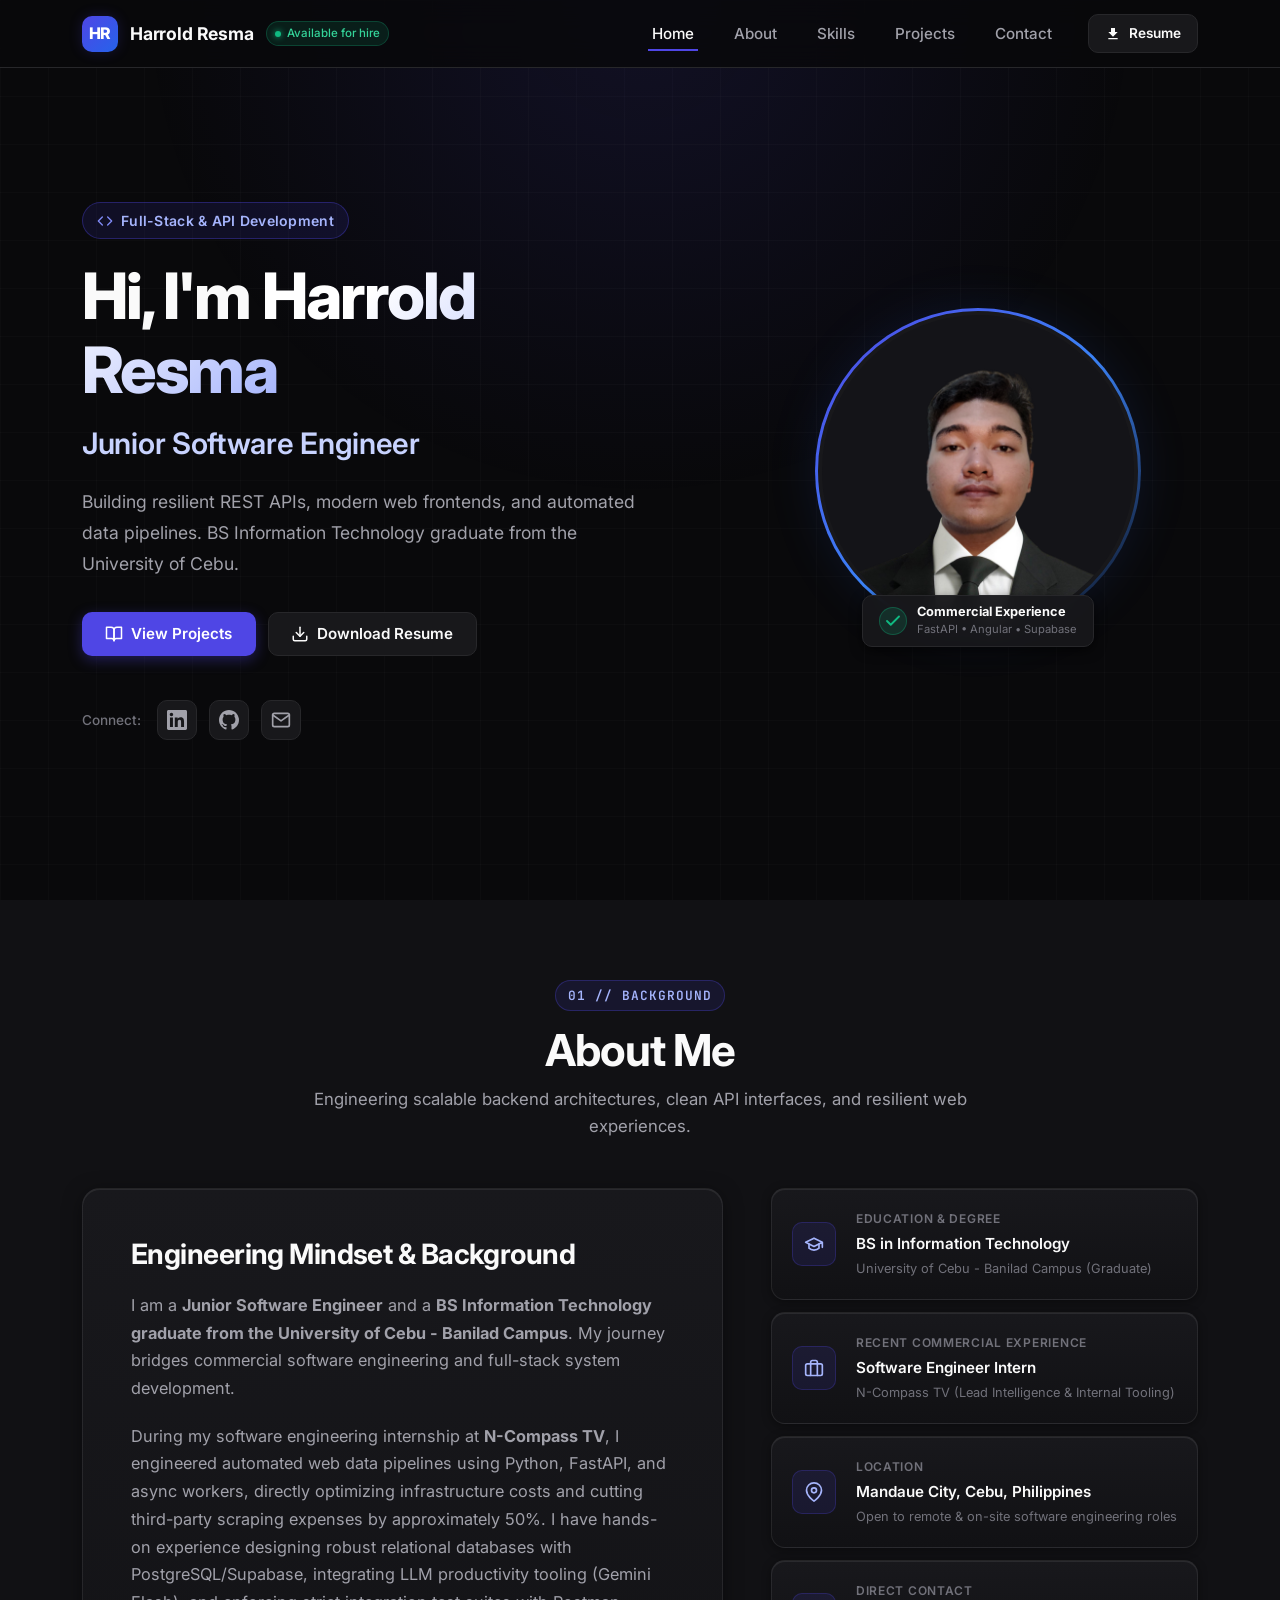
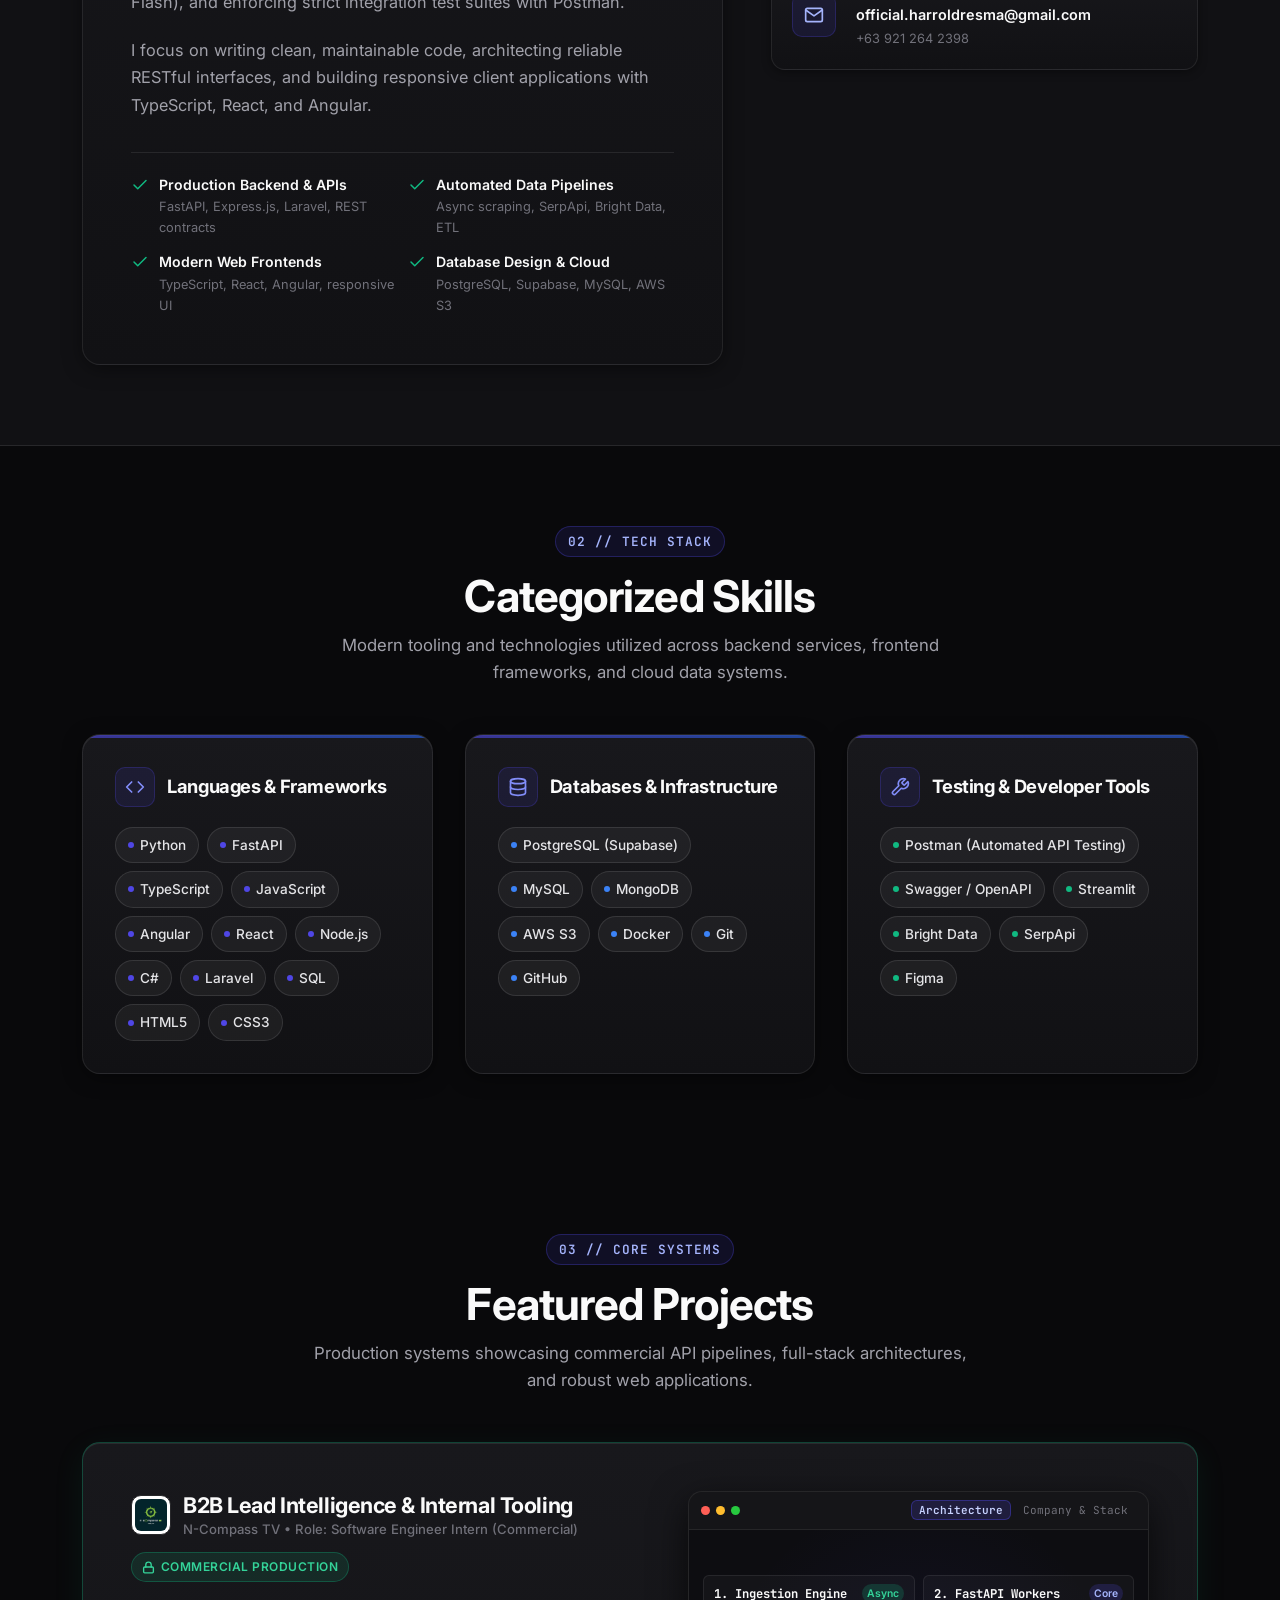
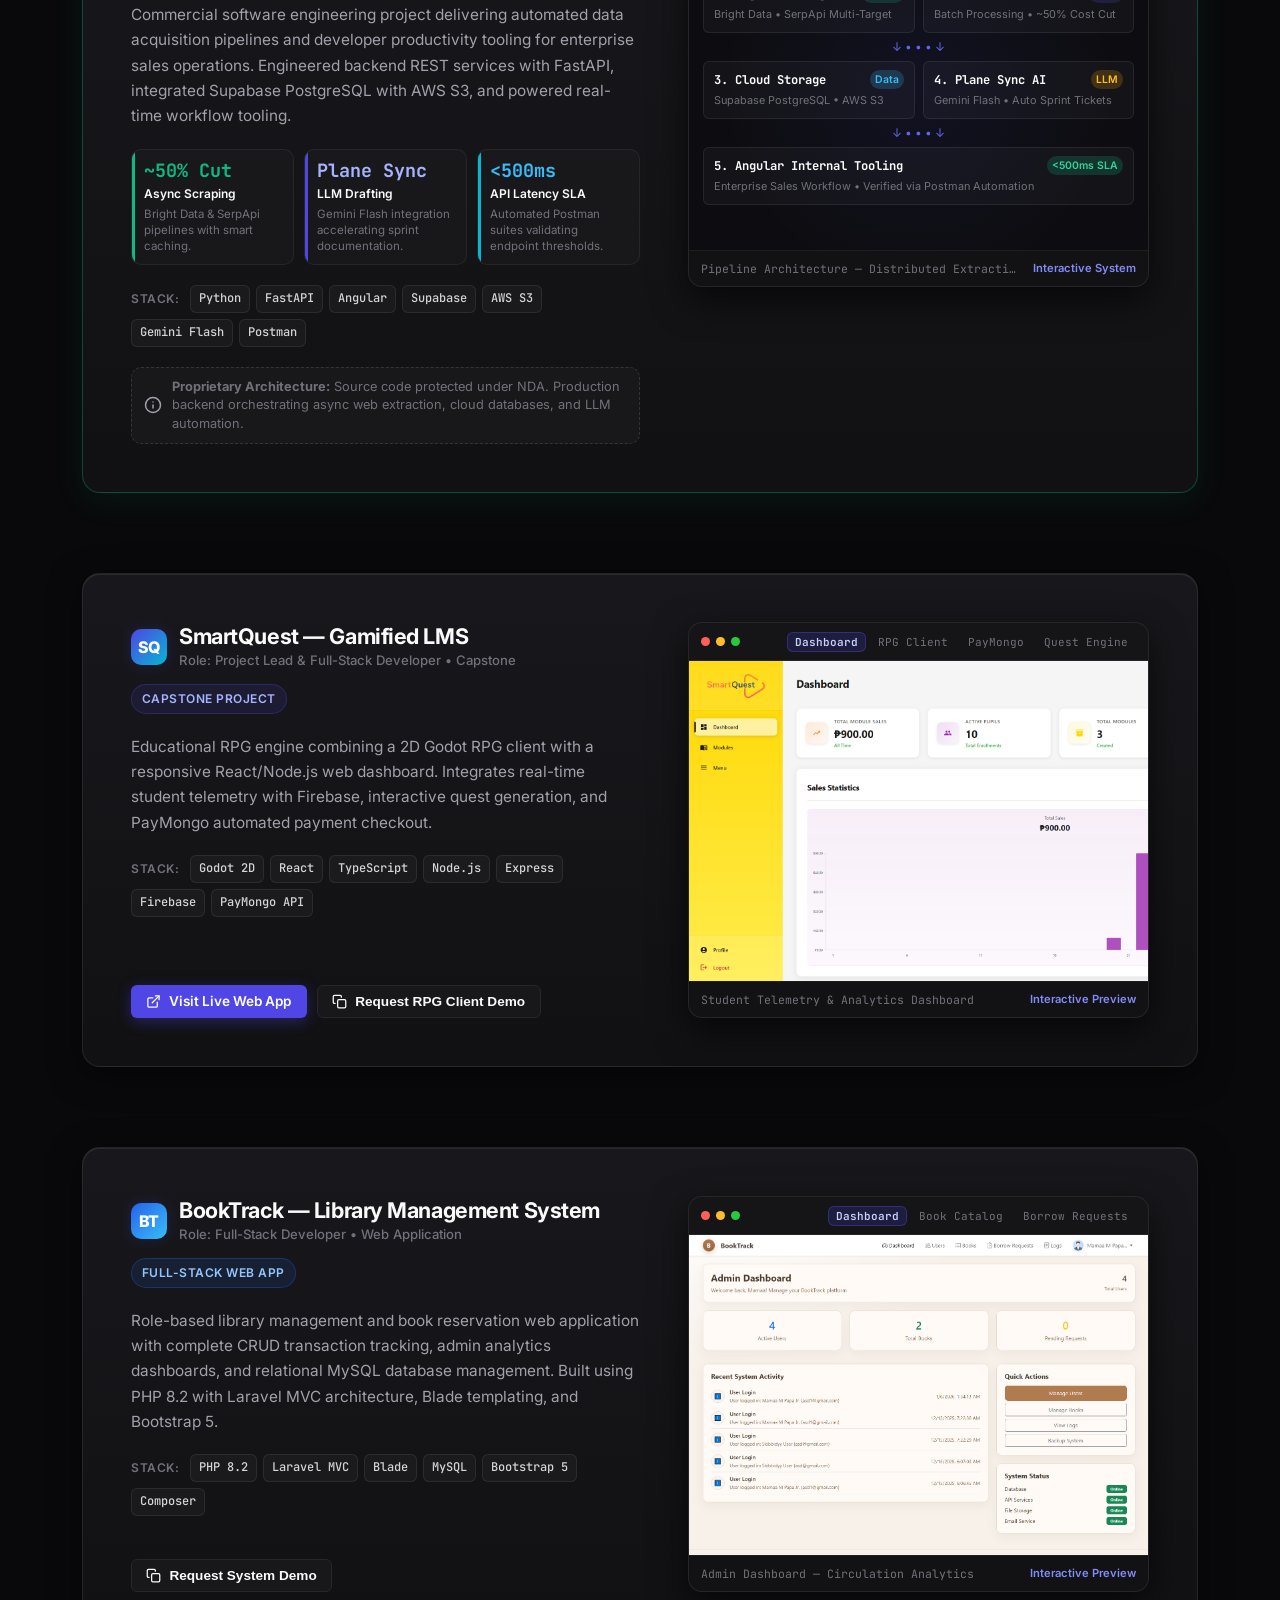
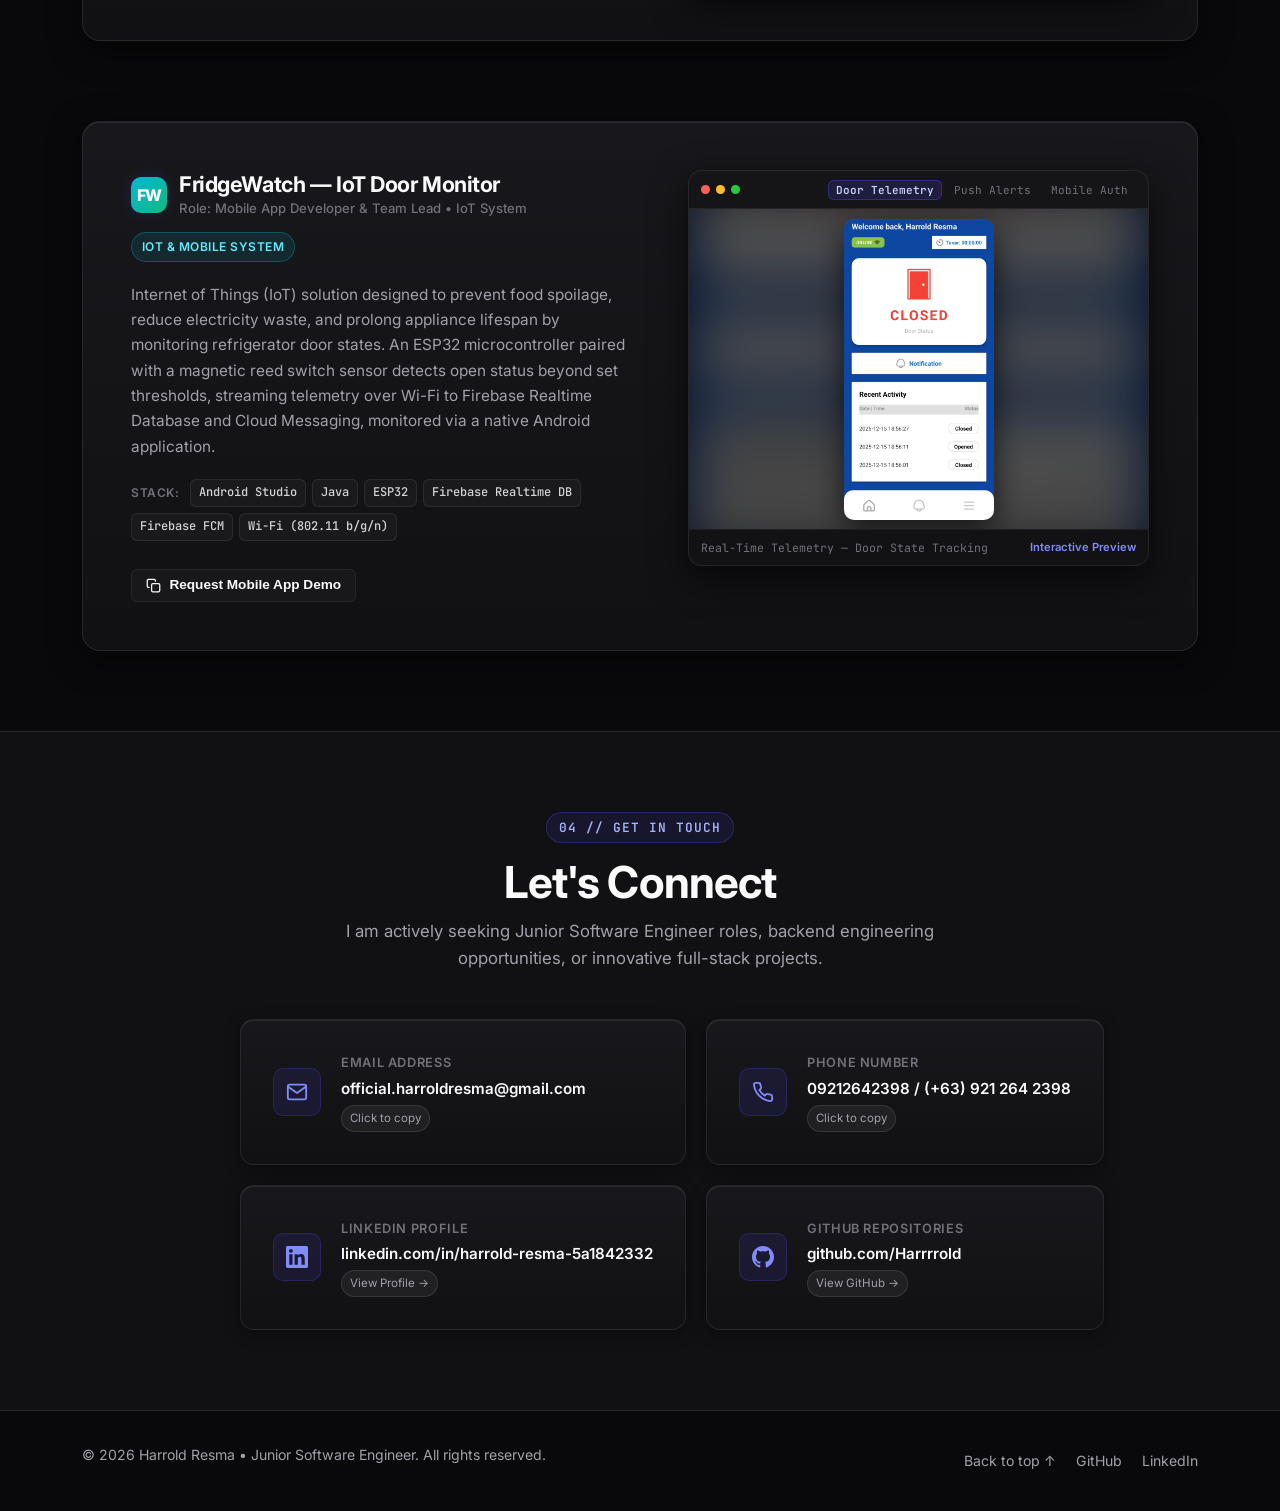
<file: index.html>
<!DOCTYPE html>
<html lang="en">

<head>
    <meta charset="UTF-8">
    <meta name="viewport" content="width=device-width, initial-scale=1.0">
    <title>Harrold Resma | Junior Software Engineer</title>
    <meta name="description"
        content="Portfolio of Harrold Resma - Junior Software Engineer specializing in resilient REST APIs, modern web frontends, and automated data pipelines. BS IT graduate from University of Cebu.">
    <meta name="author" content="Harrold Resma">
    <meta property="og:title" content="Harrold Resma | Junior Software Engineer">
    <meta property="og:description"
        content="Building resilient REST APIs, modern web frontends, and automated data pipelines.">
    <meta property="og:type" content="website">

    <!-- Favicon -->
    <link rel="icon" type="image/svg+xml" href="assets/Img/favicon.svg">

    <!-- Google Fonts: Inter & JetBrains Mono -->
    <link rel="preconnect" href="https://fonts.googleapis.com">
    <link rel="preconnect" href="https://fonts.gstatic.com" crossorigin>
    <link
        href="https://fonts.googleapis.com/css2?family=Inter:wght@300;400;500;600;700;800&family=JetBrains+Mono:wght@400;500;600&display=swap"
        rel="stylesheet">

    <!-- Stylesheet -->
    <link rel="stylesheet" href="styles/global.css">
</head>

<body>

    <!-- Sticky Navigation Bar -->
    <nav class="navbar" id="navbar" aria-label="Main Navigation">
        <div class="container">
            <a href="#home" class="nav-brand" aria-label="Harrold Resma Home">
                <div class="brand-badge">HR</div>
                <div class="brand-name">Harrold Resma</div>
                <div class="brand-status">
                    <span class="status-dot"></span>
                    Available for hire
                </div>
            </a>

            <ul class="nav-menu" id="navMenu">
                <li><a href="#home" class="nav-link">Home</a></li>
                <li><a href="#about" class="nav-link">About</a></li>
                <li><a href="#skills" class="nav-link">Skills</a></li>
                <li><a href="#projects" class="nav-link">Projects</a></li>
                <li><a href="#contact" class="nav-link">Contact</a></li>
                <li>
                    <a href="assets/Resume/Harrold_Resma_Resume.pdf" download="Harrold_Resma_Resume.pdf" class="nav-cta">
                        <svg width="16" height="16" viewBox="0 0 24 24" fill="currentColor">
                            <path d="M19 9h-4V3H9v6H5l7 7 7-7zM5 18v2h14v-2H5z" />
                        </svg>
                        Resume
                    </a>
                </li>
            </ul>

            <button class="hamburger" id="hamburger" aria-label="Toggle navigation menu" aria-expanded="false">
                <span></span>
                <span></span>
                <span></span>
            </button>
        </div>
    </nav>

    <!-- Hero Section -->
    <section id="home" class="hero">
        <div class="container">
            <div class="hero-content">
                <div class="hero-text">
                    <div class="role-pill">
                        <span class="role-pill-icon">
                            <svg width="16" height="16" viewBox="0 0 24 24" fill="none" stroke="currentColor"
                                stroke-width="2" stroke-linecap="round" stroke-linejoin="round">
                                <polyline points="16 18 22 12 16 6"></polyline>
                                <polyline points="8 6 2 12 8 18"></polyline>
                            </svg>
                        </span>
                        Full-Stack &amp; API Development
                    </div>

                    <h1 class="hero-title">
                        Hi, I'm <span class="highlight">Harrold Resma</span>
                    </h1>

                    <div class="hero-subtitle-role">Junior Software Engineer</div>

                    <p class="hero-description">
                        Building resilient REST APIs, modern web frontends, and automated data pipelines. BS Information
                        Technology graduate from the University of Cebu.
                    </p>

                    <div class="hero-buttons">
                        <a href="#projects" class="btn btn-primary" id="hero-view-projects">
                            <svg width="18" height="18" viewBox="0 0 24 24" fill="none" stroke="currentColor"
                                stroke-width="2" stroke-linecap="round" stroke-linejoin="round">
                                <path d="M2 3h6a4 4 0 0 1 4 4v14a3 3 0 0 0-3-3H2z"></path>
                                <path d="M22 3h-6a4 4 0 0 0-4 4v14a3 3 0 0 1 3-3h7z"></path>
                            </svg>
                            View Projects
                        </a>

                        <a href="assets/Resume/Harrold_Resma_Resume.pdf" download="Harrold_Resma_Resume.pdf"
                            class="btn btn-secondary" id="hero-download-resume">
                            <svg width="18" height="18" viewBox="0 0 24 24" fill="none" stroke="currentColor"
                                stroke-width="2" stroke-linecap="round" stroke-linejoin="round">
                                <path d="M21 15v4a2 2 0 0 1-2 2H5a2 2 0 0 1-2-2v-4"></path>
                                <polyline points="7 10 12 15 17 10"></polyline>
                                <line x1="12" y1="15" x2="12" y2="3"></line>
                            </svg>
                            Download Resume
                        </a>
                    </div>

                    <div class="hero-socials">
                        <span class="social-label">Connect:</span>
                        <a href="https://www.linkedin.com/in/harrold-resma-5a1842332" target="_blank"
                            rel="noopener noreferrer" class="social-link" aria-label="LinkedIn Profile">
                            <svg width="20" height="20" viewBox="0 0 24 24" fill="currentColor">
                                <path
                                    d="M20.447 20.452h-3.554v-5.569c0-1.328-.027-3.037-1.852-3.037-1.853 0-2.136 1.445-2.136 2.939v5.667H9.351V9h3.414v1.561h.046c.477-.9 1.637-1.85 3.37-1.85 3.601 0 4.267 2.37 4.267 5.455v6.286zM5.337 7.433c-1.144 0-2.063-.926-2.063-2.065 0-1.138.92-2.063 2.063-2.063 1.14 0 2.064.925 2.064 2.063 0 1.139-.925 2.065-2.064 2.065zm1.782 13.019H3.555V9h3.564v11.452zM22.225 0H1.771C.792 0 0 .774 0 1.729v20.542C0 23.227.792 24 1.771 24h20.451C23.2 24 24 23.227 24 22.271V1.729C24 .774 23.2 0 22.222 0h.003z" />
                            </svg>
                        </a>
                        <a href="https://github.com/Harrrrold" target="_blank" rel="noopener noreferrer"
                            class="social-link" aria-label="GitHub Profile">
                            <svg width="20" height="20" viewBox="0 0 24 24" fill="currentColor">
                                <path
                                    d="M12 0c-6.626 0-12 5.373-12 12 0 5.302 3.438 9.8 8.207 11.387.599.111.793-.261.793-.577v-2.234c-3.338.726-4.033-1.416-4.033-1.416-.546-1.387-1.333-1.756-1.333-1.756-1.089-.745.083-.729.083-.729 1.205.084 1.839 1.237 1.839 1.237 1.07 1.834 2.807 1.304 3.492.997.107-.775.418-1.305.762-1.604-2.665-.305-5.467-1.334-5.467-5.931 0-1.311.469-2.381 1.236-3.221-.124-.303-.535-1.524.117-3.176 0 0 1.008-.322 3.301 1.23.957-.266 1.983-.399 3.003-.404 1.02.005 2.047.138 3.006.404 2.291-1.552 3.297-1.23 3.297-1.23.653 1.653.242 2.874.118 3.176.77.84 1.235 1.911 1.235 3.221 0 4.609-2.807 5.624-5.479 5.921.43.372.823 1.102.823 2.222v3.293c0 .319.192.694.801.576 4.765-1.589 8.199-6.086 8.199-11.386 0-6.627-5.373-12-12-12z" />
                            </svg>
                        </a>
                        <a href="#contact" class="social-link" aria-label="Email Contact">
                            <svg width="20" height="20" viewBox="0 0 24 24" fill="none" stroke="currentColor"
                                stroke-width="2" stroke-linecap="round" stroke-linejoin="round">
                                <path d="M4 4h16c1.1 0 2 .9 2 2v12c0 1.1-.9 2-2 2H4c-1.1 0-2-.9-2-2V6c0-1.1.9-2 2-2z">
                                </path>
                                <polyline points="22,6 12,13 2,6"></polyline>
                            </svg>
                        </a>
                    </div>
                </div>

                <div class="hero-visual">
                    <div class="avatar-wrapper">
                        <div class="avatar-backdrop"></div>
                        <div class="avatar-ring"></div>
                        <img src="assets/Img/Harrold Profile Transparent.png" alt="Harrold Resma - Junior Software Engineer"
                            class="profile-picture">
                        <div class="avatar-floating-card">
                            <span class="floating-icon">
                                <svg width="18" height="18" viewBox="0 0 24 24" fill="none" stroke="currentColor"
                                    stroke-width="2.5" stroke-linecap="round" stroke-linejoin="round">
                                    <polyline points="20 6 9 17 4 12"></polyline>
                                </svg>
                            </span>
                            <div>
                                <div class="floating-text-primary">Commercial Experience</div>
                                <div class="floating-text-secondary">FastAPI &bull; Angular &bull; Supabase</div>
                            </div>
                        </div>
                    </div>
                </div>
            </div>
        </div>
    </section>

    <!-- About Section -->
    <section id="about" class="about">
        <div class="container">
            <div class="section-header">
                <span class="section-tag">01 // Background</span>
                <h2 class="section-title">About Me</h2>
                <p class="section-subtitle">
                    Engineering scalable backend architectures, clean API interfaces, and resilient web experiences.
                </p>
            </div>

            <div class="about-grid">
                <div class="about-story">
                    <h3>Engineering Mindset & Background</h3>
                    <p>
                        I am a <strong>Junior Software Engineer</strong> and a <strong>BS Information Technology
                            graduate from the University of Cebu - Banilad Campus</strong>.
                        My journey bridges commercial software engineering and full-stack system development.
                    </p>
                    <p>
                        During my software engineering internship at <strong>N-Compass TV</strong>, I engineered
                        automated web data pipelines using Python, FastAPI, and async workers, directly optimizing
                        infrastructure costs and cutting third-party scraping expenses by approximately 50%. I have
                        hands-on experience designing robust relational databases with PostgreSQL/Supabase, integrating
                        LLM productivity tooling (Gemini Flash), and enforcing strict integration test suites with
                        Postman.
                    </p>
                    <p>
                        I focus on writing clean, maintainable code, architecting reliable RESTful interfaces, and
                        building responsive client applications with TypeScript, React, and Angular.
                    </p>

                    <div class="about-highlights">
                        <div class="about-highlight-item">
                            <span class="highlight-icon">
                                <svg width="18" height="18" viewBox="0 0 24 24" fill="none" stroke="currentColor"
                                    stroke-width="2" stroke-linecap="round" stroke-linejoin="round">
                                    <polyline points="20 6 9 17 4 12"></polyline>
                                </svg>
                            </span>
                            <div>
                                <div class="highlight-title">Production Backend & APIs</div>
                                <div class="highlight-desc">FastAPI, Express.js, Laravel, REST contracts</div>
                            </div>
                        </div>

                        <div class="about-highlight-item">
                            <span class="highlight-icon">
                                <svg width="18" height="18" viewBox="0 0 24 24" fill="none" stroke="currentColor"
                                    stroke-width="2" stroke-linecap="round" stroke-linejoin="round">
                                    <polyline points="20 6 9 17 4 12"></polyline>
                                </svg>
                            </span>
                            <div>
                                <div class="highlight-title">Automated Data Pipelines</div>
                                <div class="highlight-desc">Async scraping, SerpApi, Bright Data, ETL</div>
                            </div>
                        </div>

                        <div class="about-highlight-item">
                            <span class="highlight-icon">
                                <svg width="18" height="18" viewBox="0 0 24 24" fill="none" stroke="currentColor"
                                    stroke-width="2" stroke-linecap="round" stroke-linejoin="round">
                                    <polyline points="20 6 9 17 4 12"></polyline>
                                </svg>
                            </span>
                            <div>
                                <div class="highlight-title">Modern Web Frontends</div>
                                <div class="highlight-desc">TypeScript, React, Angular, responsive UI</div>
                            </div>
                        </div>

                        <div class="about-highlight-item">
                            <span class="highlight-icon">
                                <svg width="18" height="18" viewBox="0 0 24 24" fill="none" stroke="currentColor"
                                    stroke-width="2" stroke-linecap="round" stroke-linejoin="round">
                                    <polyline points="20 6 9 17 4 12"></polyline>
                                </svg>
                            </span>
                            <div>
                                <div class="highlight-title">Database Design & Cloud</div>
                                <div class="highlight-desc">PostgreSQL, Supabase, MySQL, AWS S3</div>
                            </div>
                        </div>
                    </div>
                </div>

                <div class="info-cards">
                    <div class="info-card">
                        <div class="info-card-icon">
                            <svg width="20" height="20" viewBox="0 0 24 24" fill="none" stroke="currentColor"
                                stroke-width="2" stroke-linecap="round" stroke-linejoin="round">
                                <path d="M22 10v6M2 10l10-5 10 5-10 5z"></path>
                                <path d="M6 12v5c3 3 9 3 12 0v-5"></path>
                            </svg>
                        </div>
                        <div class="info-card-meta">
                            <div class="info-card-label">Education & Degree</div>
                            <div class="info-card-value">BS in Information Technology</div>
                            <div style="font-size: 0.8rem; color: var(--text-muted); margin-top: 2px;">University of
                                Cebu - Banilad Campus (Graduate)</div>
                        </div>
                    </div>

                    <div class="info-card">
                        <div class="info-card-icon">
                            <svg width="20" height="20" viewBox="0 0 24 24" fill="none" stroke="currentColor"
                                stroke-width="2" stroke-linecap="round" stroke-linejoin="round">
                                <rect x="2" y="7" width="20" height="14" rx="2" ry="2"></rect>
                                <path d="M16 21V5a2 2 0 0 0-2-2h-4a2 2 0 0 0-2 2v16"></path>
                            </svg>
                        </div>
                        <div class="info-card-meta">
                            <div class="info-card-label">Recent Commercial Experience</div>
                            <div class="info-card-value">Software Engineer Intern</div>
                            <div style="font-size: 0.8rem; color: var(--text-muted); margin-top: 2px;">N-Compass TV
                                (Lead Intelligence & Internal Tooling)</div>
                        </div>
                    </div>

                    <div class="info-card">
                        <div class="info-card-icon">
                            <svg width="20" height="20" viewBox="0 0 24 24" fill="none" stroke="currentColor"
                                stroke-width="2" stroke-linecap="round" stroke-linejoin="round">
                                <path d="M21 10c0 7-9 13-9 13s-9-6-9-13a9 9 0 0 1 18 0z"></path>
                                <circle cx="12" cy="10" r="3"></circle>
                            </svg>
                        </div>
                        <div class="info-card-meta">
                            <div class="info-card-label">Location</div>
                            <div class="info-card-value">Mandaue City, Cebu, Philippines</div>
                            <div style="font-size: 0.8rem; color: var(--text-muted); margin-top: 2px;">Open to remote &
                                on-site software engineering roles</div>
                        </div>
                    </div>

                    <div class="info-card">
                        <div class="info-card-icon">
                            <svg width="20" height="20" viewBox="0 0 24 24" fill="none" stroke="currentColor"
                                stroke-width="2" stroke-linecap="round" stroke-linejoin="round">
                                <path d="M4 4h16c1.1 0 2 .9 2 2v12c0 1.1-.9 2-2 2H4c-1.1 0-2-.9-2-2V6c0-1.1.9-2 2-2z">
                                </path>
                                <polyline points="22,6 12,13 2,6"></polyline>
                            </svg>
                        </div>
                        <div class="info-card-meta">
                            <div class="info-card-label">Direct Contact</div>
                            <div class="info-card-value" style="font-size: 0.9rem;">official.harroldresma@gmail.com
                            </div>
                            <div style="font-size: 0.8rem; color: var(--text-muted); margin-top: 2px;">+63 921 264 2398
                            </div>
                        </div>
                    </div>
                </div>
            </div>
        </div>
    </section>

    <!-- Categorized Skills Section -->
    <section id="skills" class="skills">
        <div class="container">
            <div class="section-header">
                <span class="section-tag">02 // Tech Stack</span>
                <h2 class="section-title">Categorized Skills</h2>
                <p class="section-subtitle">
                    Modern tooling and technologies utilized across backend services, frontend frameworks, and cloud
                    data systems.
                </p>
            </div>

            <div class="skills-grid">
                <!-- 1. Languages & Frameworks -->
                <div class="skill-category-card">
                    <div class="skill-card-header">
                        <div class="skill-icon-wrapper">
                            <svg width="20" height="20" viewBox="0 0 24 24" fill="none" stroke="currentColor"
                                stroke-width="2" stroke-linecap="round" stroke-linejoin="round">
                                <polyline points="16 18 22 12 16 6"></polyline>
                                <polyline points="8 6 2 12 8 18"></polyline>
                            </svg>
                        </div>
                        <h3 class="skill-card-title">Languages & Frameworks</h3>
                    </div>
                    <div class="skill-chips">
                        <span class="skill-badge"><span class="badge-dot"></span>Python</span>
                        <span class="skill-badge"><span class="badge-dot"></span>FastAPI</span>
                        <span class="skill-badge"><span class="badge-dot"></span>TypeScript</span>
                        <span class="skill-badge"><span class="badge-dot"></span>JavaScript</span>
                        <span class="skill-badge"><span class="badge-dot"></span>Angular</span>
                        <span class="skill-badge"><span class="badge-dot"></span>React</span>
                        <span class="skill-badge"><span class="badge-dot"></span>Node.js</span>
                        <span class="skill-badge"><span class="badge-dot"></span>C#</span>
                        <span class="skill-badge"><span class="badge-dot"></span>Laravel</span>
                        <span class="skill-badge"><span class="badge-dot"></span>SQL</span>
                        <span class="skill-badge"><span class="badge-dot"></span>HTML5</span>
                        <span class="skill-badge"><span class="badge-dot"></span>CSS3</span>
                    </div>
                </div>

                <!-- 2. Databases & Infrastructure -->
                <div class="skill-category-card">
                    <div class="skill-card-header">
                        <div class="skill-icon-wrapper">
                            <svg width="20" height="20" viewBox="0 0 24 24" fill="none" stroke="currentColor"
                                stroke-width="2" stroke-linecap="round" stroke-linejoin="round">
                                <ellipse cx="12" cy="5" rx="9" ry="3"></ellipse>
                                <path d="M21 12c0 1.66-4 3-9 3s-9-1.34-9-3"></path>
                                <path d="M3 5v14c0 1.66 4 3 9 3s9-1.34 9-3V5"></path>
                            </svg>
                        </div>
                        <h3 class="skill-card-title">Databases & Infrastructure</h3>
                    </div>
                    <div class="skill-chips">
                        <span class="skill-badge"><span class="badge-dot" style="background: #3b82f6;"></span>PostgreSQL
                            (Supabase)</span>
                        <span class="skill-badge"><span class="badge-dot"
                                style="background: #3b82f6;"></span>MySQL</span>
                        <span class="skill-badge"><span class="badge-dot"
                                style="background: #3b82f6;"></span>MongoDB</span>
                        <span class="skill-badge"><span class="badge-dot" style="background: #3b82f6;"></span>AWS
                            S3</span>
                        <span class="skill-badge"><span class="badge-dot"
                                style="background: #3b82f6;"></span>Docker</span>
                        <span class="skill-badge"><span class="badge-dot" style="background: #3b82f6;"></span>Git</span>
                        <span class="skill-badge"><span class="badge-dot"
                                style="background: #3b82f6;"></span>GitHub</span>
                    </div>
                </div>

                <!-- 3. Testing & Developer Tools -->
                <div class="skill-category-card">
                    <div class="skill-card-header">
                        <div class="skill-icon-wrapper">
                            <svg width="20" height="20" viewBox="0 0 24 24" fill="none" stroke="currentColor"
                                stroke-width="2" stroke-linecap="round" stroke-linejoin="round">
                                <path
                                    d="M14.7 6.3a1 1 0 0 0 0 1.4l1.6 1.6a1 1 0 0 0 1.4 0l3.77-3.77a6 6 0 0 1-7.94 7.94l-6.91 6.91a2.12 2.12 0 0 1-3-3l6.91-6.91a6 6 0 0 1 7.94-7.94l-3.76 3.76z">
                                </path>
                            </svg>
                        </div>
                        <h3 class="skill-card-title">Testing & Developer Tools</h3>
                    </div>
                    <div class="skill-chips">
                        <span class="skill-badge"><span class="badge-dot" style="background: #10b981;"></span>Postman
                            (Automated API Testing)</span>
                        <span class="skill-badge"><span class="badge-dot" style="background: #10b981;"></span>Swagger /
                            OpenAPI</span>
                        <span class="skill-badge"><span class="badge-dot"
                                style="background: #10b981;"></span>Streamlit</span>
                        <span class="skill-badge"><span class="badge-dot" style="background: #10b981;"></span>Bright
                            Data</span>
                        <span class="skill-badge"><span class="badge-dot"
                                style="background: #10b981;"></span>SerpApi</span>
                        <span class="skill-badge"><span class="badge-dot"
                                style="background: #10b981;"></span>Figma</span>
                    </div>
                </div>
            </div>
        </div>
    </section>

    <!-- Projects Section (4 Core Systems) -->
    <section id="projects" class="projects">
        <div class="container">
            <div class="section-header">
                <span class="section-tag">03 // Core Systems</span>
                <h2 class="section-title">Featured Projects</h2>
                <p class="section-subtitle">
                    Production systems showcasing commercial API pipelines, full-stack architectures, and robust web
                    applications.
                </p>
            </div>

            <div class="projects-wrapper">
                <!-- Project 1: B2B Lead Intelligence & Internal Tooling (N-Compass TV) -->
                <article class="project-card featured-enterprise">
                    <div class="project-split-layout">
                        <!-- Left Column: Story, Metrics & Stack -->
                        <div class="project-info-col">
                            <div class="project-header-bar-split">
                                <div class="project-branding">
                                    <img src="assets/Img/n-compass logo.jpg" alt="N-Compass TV Logo"
                                        class="project-logo-thumb">
                                    <div class="project-header-titles">
                                        <h3 class="project-title">B2B Lead Intelligence &amp; Internal Tooling</h3>
                                        <div class="project-role-tag">N-Compass TV &bull; Role: Software Engineer Intern
                                            (Commercial)</div>
                                    </div>
                                </div>
                                <span class="project-badge-pill badge-enterprise">
                                    <svg width="13" height="13" viewBox="0 0 24 24" fill="none" stroke="currentColor"
                                        stroke-width="2.5" stroke-linecap="round" stroke-linejoin="round">
                                        <rect x="3" y="11" width="18" height="11" rx="2" ry="2"></rect>
                                        <path d="M7 11V7a5 5 0 0 1 10 0v4"></path>
                                    </svg>
                                    Commercial Production
                                </span>
                            </div>

                            <p class="project-summary-lead">
                                Commercial software engineering project delivering automated data acquisition pipelines
                                and developer productivity tooling for enterprise sales operations. Engineered backend
                                REST services with FastAPI, integrated Supabase PostgreSQL with AWS S3, and powered
                                real-time workflow tooling.
                            </p>

                            <!-- Key Metrics Compact Row -->
                            <div class="metrics-grid-compact">
                                <div class="metric-card-compact accent-emerald">
                                    <div class="metric-stat-compact stat-emerald">~50% Cut</div>
                                    <div class="metric-title-compact">Async Scraping</div>
                                    <p class="metric-desc-compact">Bright Data &amp; SerpApi pipelines with smart
                                        caching.</p>
                                </div>

                                <div class="metric-card-compact">
                                    <div class="metric-stat-compact stat-indigo">Plane Sync</div>
                                    <div class="metric-title-compact">LLM Drafting</div>
                                    <p class="metric-desc-compact">Gemini Flash integration accelerating sprint
                                        documentation.</p>
                                </div>

                                <div class="metric-card-compact accent-cyan">
                                    <div class="metric-stat-compact stat-cyan">&lt;500ms</div>
                                    <div class="metric-title-compact">API Latency SLA</div>
                                    <p class="metric-desc-compact">Automated Postman suites validating endpoint
                                        thresholds.</p>
                                </div>
                            </div>

                            <!-- Tech Stack Bar -->
                            <div class="project-tech-bar">
                                <span class="tech-bar-label">Stack:</span>
                                <span class="tech-pill">Python</span>
                                <span class="tech-pill">FastAPI</span>
                                <span class="tech-pill">Angular</span>
                                <span class="tech-pill">Supabase</span>
                                <span class="tech-pill">AWS S3</span>
                                <span class="tech-pill">Gemini Flash</span>
                                <span class="tech-pill">Postman</span>
                            </div>

                            <div class="proprietary-banner-compact">
                                <svg width="18" height="18" viewBox="0 0 24 24" fill="none" stroke="currentColor"
                                    stroke-width="2" stroke-linecap="round" stroke-linejoin="round">
                                    <circle cx="12" cy="12" r="10"></circle>
                                    <line x1="12" y1="16" x2="12" y2="12"></line>
                                    <line x1="12" y1="8" x2="12.01" y2="8"></line>
                                </svg>
                                <p><strong>Proprietary Architecture:</strong> Source code protected under NDA.
                                    Production backend orchestrating async web extraction, cloud databases, and LLM
                                    automation.</p>
                            </div>
                        </div>

                        <!-- Right Column: Framed Viewport with Architecture & Media Switcher -->
                        <div class="project-media-col">
                            <div class="project-frame" id="frame-ncompass">
                                <div class="frame-header">
                                    <div class="frame-dots">
                                        <span class="frame-dot red"></span>
                                        <span class="frame-dot yellow"></span>
                                        <span class="frame-dot green"></span>
                                    </div>
                                    <div class="frame-tabs">
                                        <button type="button" class="frame-tab ncompass-tab active"
                                            data-ncompass-view="arch"
                                            data-caption="Pipeline Architecture — Distributed Extraction &amp; LLM Sync">Architecture</button>
                                        <button type="button" class="frame-tab ncompass-tab" data-ncompass-view="logo"
                                            data-caption="N-Compass TV — Enterprise Media Network Partner">Company &amp;
                                            Stack</button>
                                    </div>
                                </div>
                                <div class="frame-viewport frame-modal-trigger modal-image" id="ncompass-viewport"
                                    data-src="assets/Img/n-compass logo.jpg"
                                    data-alt="N-Compass TV Enterprise Architecture">
                                    <div class="frame-ambient-bg" id="ncompass-ambient"></div>
                                    <!-- View 1: Architecture Schematic -->
                                    <div class="frame-arch-view" id="ncompass-arch-view">
                                        <div class="arch-flow-diagram">
                                            <div class="arch-node-row">
                                                <div class="arch-node">
                                                    <div class="arch-node-header">
                                                        <span class="arch-node-title">1. Ingestion Engine</span>
                                                        <span class="arch-node-tag"
                                                            style="background: rgba(16, 185, 129, 0.2); color: #34d399;">Async</span>
                                                    </div>
                                                    <span class="arch-node-detail">Bright Data &bull; SerpApi
                                                        Multi-Target</span>
                                                </div>
                                                <div class="arch-node">
                                                    <div class="arch-node-header">
                                                        <span class="arch-node-title">2. FastAPI Workers</span>
                                                        <span class="arch-node-tag"
                                                            style="background: rgba(79, 70, 229, 0.2); color: #a5b4fc;">Core</span>
                                                    </div>
                                                    <span class="arch-node-detail">Batch Processing &bull; ~50% Cost
                                                        Cut</span>
                                                </div>
                                            </div>
                                            <div class="arch-divider-arrow">&darr; &bull; &bull; &bull; &darr;</div>
                                            <div class="arch-node-row">
                                                <div class="arch-node">
                                                    <div class="arch-node-header">
                                                        <span class="arch-node-title">3. Cloud Storage</span>
                                                        <span class="arch-node-tag"
                                                            style="background: rgba(56, 189, 248, 0.2); color: #38bdf8;">Data</span>
                                                    </div>
                                                    <span class="arch-node-detail">Supabase PostgreSQL &bull; AWS
                                                        S3</span>
                                                </div>
                                                <div class="arch-node">
                                                    <div class="arch-node-header">
                                                        <span class="arch-node-title">4. Plane Sync AI</span>
                                                        <span class="arch-node-tag"
                                                            style="background: rgba(245, 158, 11, 0.2); color: #fbbf24;">LLM</span>
                                                    </div>
                                                    <span class="arch-node-detail">Gemini Flash &bull; Auto Sprint
                                                        Tickets</span>
                                                </div>
                                            </div>
                                            <div class="arch-divider-arrow">&darr; &bull; &bull; &bull; &darr;</div>
                                            <div class="arch-node">
                                                <div class="arch-node-header">
                                                    <span class="arch-node-title">5. Angular Internal Tooling</span>
                                                    <span class="arch-node-tag"
                                                        style="background: rgba(16, 185, 129, 0.2); color: #34d399;">&lt;500ms
                                                        SLA</span>
                                                </div>
                                                <span class="arch-node-detail">Enterprise Sales Workflow &bull; Verified
                                                    via Postman Automation</span>
                                            </div>
                                        </div>
                                    </div>
                                    <!-- View 2: Logo image (initially hidden) -->
                                    <img src="assets/Img/n-compass logo.jpg" alt="N-Compass TV Logo"
                                        class="frame-active-img" id="ncompass-logo-view"
                                        style="display: none; object-position: center;">
                                    <div class="frame-overlay-hint">
                                        <svg width="12" height="12" viewBox="0 0 24 24" fill="none"
                                            stroke="currentColor" stroke-width="2">
                                            <polyline points="15 3 21 3 21 9"></polyline>
                                            <polyline points="9 21 3 21 3 15"></polyline>
                                            <line x1="21" y1="3" x2="14" y2="10"></line>
                                            <line x1="3" y1="21" x2="10" y2="14"></line>
                                        </svg>
                                        Click to expand
                                    </div>
                                </div>
                                <div class="frame-footer">
                                    <span class="frame-caption-text" id="ncompass-caption">Pipeline Architecture —
                                        Distributed Extraction &amp; LLM Sync</span>
                                    <span class="frame-view-badge">Interactive System</span>
                                </div>
                            </div>
                        </div>
                    </div>
                </article>

                <!-- Project 2: SmartQuest — Gamified Learning Management System -->
                <article class="project-card">
                    <div class="project-split-layout">
                        <!-- Left Column -->
                        <div class="project-info-col">
                            <div class="project-header-bar-split">
                                <div class="project-branding">
                                    <div class="brand-badge"
                                        style="background: linear-gradient(135deg, #4f46e5, #06b6d4);">SQ</div>
                                    <div class="project-header-titles">
                                        <h3 class="project-title">SmartQuest — Gamified LMS</h3>
                                        <div class="project-role-tag">Role: Project Lead &amp; Full-Stack Developer
                                            &bull; Capstone</div>
                                    </div>
                                </div>
                                <span class="project-badge-pill badge-capstone">Capstone Project</span>
                            </div>

                            <p class="project-summary-lead">
                                Educational RPG engine combining a 2D Godot RPG client with a responsive React/Node.js
                                web dashboard. Integrates real-time student telemetry with Firebase, interactive quest
                                generation, and PayMongo automated payment checkout.
                            </p>

                            <!-- Tech Stack Bar -->
                            <div class="project-tech-bar">
                                <span class="tech-bar-label">Stack:</span>
                                <span class="tech-pill">Godot 2D</span>
                                <span class="tech-pill">React</span>
                                <span class="tech-pill">TypeScript</span>
                                <span class="tech-pill">Node.js</span>
                                <span class="tech-pill">Express</span>
                                <span class="tech-pill">Firebase</span>
                                <span class="tech-pill">PayMongo API</span>
                            </div>

                            <!-- Actions Bar -->
                            <div class="project-actions">
                                <a href="https://smartquest-uc.web.app/" target="_blank" rel="noopener noreferrer"
                                    class="btn btn-primary btn-sm">
                                    <svg width="15" height="15" viewBox="0 0 24 24" fill="none" stroke="currentColor"
                                        stroke-width="2" stroke-linecap="round" stroke-linejoin="round">
                                        <path d="M18 13v6a2 2 0 0 1-2 2H5a2 2 0 0 1-2-2V8a2 2 0 0 1 2-2h6"></path>
                                        <polyline points="15 3 21 3 21 9"></polyline>
                                        <line x1="10" y1="14" x2="21" y2="3"></line>
                                    </svg>
                                    Visit Live Web App
                                </a>

                                <button type="button" class="btn btn-secondary btn-sm demo-copy-btn"
                                    data-copy="official.harroldresma@gmail.com"
                                    aria-label="Copy email to request SmartQuest RPG client demo">
                                    <svg width="15" height="15" viewBox="0 0 24 24" fill="none" stroke="currentColor"
                                        stroke-width="2" stroke-linecap="round" stroke-linejoin="round">
                                        <rect x="9" y="9" width="13" height="13" rx="2" ry="2"></rect>
                                        <path d="M5 15H4a2 2 0 0 1-2-2V4a2 2 0 0 1 2-2h9a2 2 0 0 1 2 2v1"></path>
                                    </svg>
                                    <span class="btn-text">Request RPG Client Demo</span>
                                </button>
                            </div>
                        </div>

                        <!-- Right Column: Framed Viewport with In-Place Tabbed Switcher -->
                        <div class="project-media-col">
                            <div class="project-frame">
                                <div class="frame-header">
                                    <div class="frame-dots">
                                        <span class="frame-dot red"></span>
                                        <span class="frame-dot yellow"></span>
                                        <span class="frame-dot green"></span>
                                    </div>
                                    <div class="frame-tabs">
                                        <button type="button" class="frame-tab active"
                                            data-target-src="assets/Img/smartquestWebDashboard.png"
                                            data-target-alt="SmartQuest Web Dashboard"
                                            data-target-caption="Student Telemetry &amp; Analytics Dashboard"
                                            data-target-fit="cover" data-target-pos="top left"
                                            data-target-scale="1">Dashboard</button>
                                        <button type="button" class="frame-tab"
                                            data-target-src="assets/Img/smartquestAppGame.jpg"
                                            data-target-alt="SmartQuest 2D RPG Gameplay"
                                            data-target-caption="Godot 2D RPG Educational Gameplay"
                                            data-target-fit="contain" data-target-pos="center" data-target-scale="1">RPG
                                            Client</button>
                                        <button type="button" class="frame-tab"
                                            data-target-src="assets/Img/smartquestWebPaymentMethod.png"
                                            data-target-alt="SmartQuest PayMongo Gateway Integration"
                                            data-target-caption="PayMongo Checkout &amp; Webhook Billing"
                                            data-target-fit="cover" data-target-pos="top left"
                                            data-target-scale="1">PayMongo</button>
                                        <button type="button" class="frame-tab"
                                            data-target-src="assets/Img/smartquestAppModuleContent.jpg"
                                            data-target-alt="SmartQuest Quest Module"
                                            data-target-caption="Interactive Quest Curriculum Engine"
                                            data-target-fit="contain" data-target-pos="center"
                                            data-target-scale="1">Quest Engine</button>
                                    </div>
                                </div>
                                <div class="frame-viewport frame-modal-trigger modal-image"
                                    data-src="assets/Img/smartquestWebDashboard.png" data-alt="SmartQuest Web Dashboard">
                                    <div class="frame-ambient-bg"></div>
                                    <img src="assets/Img/smartquestWebDashboard.png" alt="SmartQuest Web Dashboard"
                                        class="frame-active-img" style="object-fit: cover; object-position: top left;"
                                        loading="lazy">
                                    <div class="frame-overlay-hint">
                                        <svg width="12" height="12" viewBox="0 0 24 24" fill="none"
                                            stroke="currentColor" stroke-width="2">
                                            <polyline points="15 3 21 3 21 9"></polyline>
                                            <polyline points="9 21 3 21 3 15"></polyline>
                                            <line x1="21" y1="3" x2="14" y2="10"></line>
                                            <line x1="3" y1="21" x2="10" y2="14"></line>
                                        </svg>
                                        Click to expand
                                    </div>
                                </div>
                                <div class="frame-footer">
                                    <span class="frame-caption-text">Student Telemetry &amp; Analytics Dashboard</span>
                                    <span class="frame-view-badge">Interactive Preview</span>
                                </div>
                            </div>
                        </div>
                    </div>
                </article>

                <!-- Project 3: BookTrack — Library Management System -->
                <article class="project-card">
                    <div class="project-split-layout">
                        <!-- Left Column -->
                        <div class="project-info-col">
                            <div class="project-header-bar-split">
                                <div class="project-branding">
                                    <div class="brand-badge"
                                        style="background: linear-gradient(135deg, #2563eb, #38bdf8);">BT</div>
                                    <div class="project-header-titles">
                                        <h3 class="project-title">BookTrack — Library Management System</h3>
                                        <div class="project-role-tag">Role: Full-Stack Developer &bull; Web Application
                                        </div>
                                    </div>
                                </div>
                                <span class="project-badge-pill badge-webapp">Full-Stack Web App</span>
                            </div>

                            <p class="project-summary-lead">
                                Role-based library management and book reservation web application with complete CRUD
                                transaction tracking, admin analytics dashboards, and relational MySQL database
                                management. Built using PHP 8.2 with Laravel MVC architecture, Blade templating, and
                                Bootstrap 5.
                            </p>

                            <!-- Tech Stack Bar -->
                            <div class="project-tech-bar">
                                <span class="tech-bar-label">Stack:</span>
                                <span class="tech-pill">PHP 8.2</span>
                                <span class="tech-pill">Laravel MVC</span>
                                <span class="tech-pill">Blade</span>
                                <span class="tech-pill">MySQL</span>
                                <span class="tech-pill">Bootstrap 5</span>
                                <span class="tech-pill">Composer</span>
                            </div>

                            <!-- Actions Bar -->
                            <div class="project-actions">
                                <button type="button" class="btn btn-secondary btn-sm demo-copy-btn"
                                    data-copy="official.harroldresma@gmail.com"
                                    aria-label="Copy email to request BookTrack demo">
                                    <svg width="15" height="15" viewBox="0 0 24 24" fill="none" stroke="currentColor"
                                        stroke-width="2" stroke-linecap="round" stroke-linejoin="round">
                                        <rect x="9" y="9" width="13" height="13" rx="2" ry="2"></rect>
                                        <path d="M5 15H4a2 2 0 0 1-2-2V4a2 2 0 0 1 2-2h9a2 2 0 0 1 2 2v1"></path>
                                    </svg>
                                    <span class="btn-text">Request System Demo</span>
                                </button>
                            </div>
                        </div>

                        <!-- Right Column: Framed Viewport with In-Place Tabbed Switcher -->
                        <div class="project-media-col">
                            <div class="project-frame">
                                <div class="frame-header">
                                    <div class="frame-dots">
                                        <span class="frame-dot red"></span>
                                        <span class="frame-dot yellow"></span>
                                        <span class="frame-dot green"></span>
                                    </div>
                                    <div class="frame-tabs">
                                        <button type="button" class="frame-tab active"
                                            data-target-src="assets/Img/booktrackWebDashboard.png"
                                            data-target-alt="BookTrack Admin Dashboard"
                                            data-target-caption="Admin Dashboard — Circulation Analytics"
                                            data-target-fit="cover" data-target-pos="center"
                                            data-target-scale="1">Dashboard</button>
                                        <button type="button" class="frame-tab"
                                            data-target-src="assets/Img/booktrackWebBookDetails.png"
                                            data-target-alt="BookTrack Catalog &amp; Book Details"
                                            data-target-caption="Book Catalog — Inventory &amp; Metadata"
                                            data-target-fit="cover" data-target-pos="center" data-target-scale="1">Book
                                            Catalog</button>
                                        <button type="button" class="frame-tab"
                                            data-target-src="assets/Img/booktrackWebRequest.png"
                                            data-target-alt="BookTrack Borrowing Request Management"
                                            data-target-caption="Borrow Requests — Workflows &amp; Fines"
                                            data-target-fit="cover" data-target-pos="center"
                                            data-target-scale="1">Borrow Requests</button>
                                    </div>
                                </div>
                                <div class="frame-viewport frame-modal-trigger modal-image"
                                    data-src="assets/Img/booktrackWebDashboard.png" data-alt="BookTrack Admin Dashboard">
                                    <div class="frame-ambient-bg"></div>
                                    <img src="assets/Img/booktrackWebDashboard.png" alt="BookTrack Admin Dashboard"
                                        class="frame-active-img" style="object-fit: cover; object-position: center;"
                                        loading="lazy">
                                    <div class="frame-overlay-hint">
                                        <svg width="12" height="12" viewBox="0 0 24 24" fill="none"
                                            stroke="currentColor" stroke-width="2">
                                            <polyline points="15 3 21 3 21 9"></polyline>
                                            <polyline points="9 21 3 21 3 15"></polyline>
                                            <line x1="21" y1="3" x2="14" y2="10"></line>
                                            <line x1="3" y1="21" x2="10" y2="14"></line>
                                        </svg>
                                        Click to expand
                                    </div>
                                </div>
                                <div class="frame-footer">
                                    <span class="frame-caption-text">Admin Dashboard — Circulation Analytics</span>
                                    <span class="frame-view-badge">Interactive Preview</span>
                                </div>
                            </div>
                        </div>
                    </div>
                </article>

                <!-- Project 4: FridgeWatch — IoT Smart Refrigerator Monitor -->
                <article class="project-card">
                    <div class="project-split-layout">
                        <!-- Left Column -->
                        <div class="project-info-col">
                            <div class="project-header-bar-split">
                                <div class="project-branding">
                                    <div class="brand-badge"
                                        style="background: linear-gradient(135deg, #06b6d4, #10b981);">FW</div>
                                    <div class="project-header-titles">
                                        <h3 class="project-title">FridgeWatch — IoT Door Monitor</h3>
                                        <div class="project-role-tag">Role: Mobile App Developer &amp; Team Lead &bull;
                                            IoT System</div>
                                    </div>
                                </div>
                                <span class="project-badge-pill badge-iot">IoT &amp; Mobile System</span>
                            </div>

                            <p class="project-summary-lead">
                                Internet of Things (IoT) solution designed to prevent food spoilage, reduce electricity
                                waste, and prolong appliance lifespan by monitoring refrigerator door states. An ESP32
                                microcontroller paired with a magnetic reed switch sensor detects open status beyond set
                                thresholds, streaming telemetry over Wi-Fi to Firebase Realtime Database and Cloud
                                Messaging, monitored via a native Android application.
                            </p>

                            <!-- Tech Stack Bar -->
                            <div class="project-tech-bar">
                                <span class="tech-bar-label">Stack:</span>
                                <span class="tech-pill">Android Studio</span>
                                <span class="tech-pill">Java</span>
                                <span class="tech-pill">ESP32</span>
                                <span class="tech-pill">Firebase Realtime DB</span>
                                <span class="tech-pill">Firebase FCM</span>
                                <span class="tech-pill">Wi-Fi (802.11 b/g/n)</span>
                            </div>

                            <!-- Actions Bar -->
                            <div class="project-actions">
                                <button type="button" class="btn btn-secondary btn-sm demo-copy-btn"
                                    data-copy="official.harroldresma@gmail.com"
                                    aria-label="Copy email to request FridgeWatch demo">
                                    <svg width="15" height="15" viewBox="0 0 24 24" fill="none" stroke="currentColor"
                                        stroke-width="2" stroke-linecap="round" stroke-linejoin="round">
                                        <rect x="9" y="9" width="13" height="13" rx="2" ry="2"></rect>
                                        <path d="M5 15H4a2 2 0 0 1-2-2V4a2 2 0 0 1 2-2h9a2 2 0 0 1 2 2v1"></path>
                                    </svg>
                                    <span class="btn-text">Request Mobile App Demo</span>
                                </button>
                            </div>
                        </div>

                        <!-- Right Column: Framed Viewport with In-Place Tabbed Switcher -->
                        <div class="project-media-col">
                            <div class="project-frame">
                                <div class="frame-header">
                                    <div class="frame-dots">
                                        <span class="frame-dot red"></span>
                                        <span class="frame-dot yellow"></span>
                                        <span class="frame-dot green"></span>
                                    </div>
                                    <div class="frame-tabs">
                                        <button type="button" class="frame-tab active"
                                            data-target-src="assets/Img/fridgewatchAppDashboard.jpg"
                                            data-target-alt="FridgeWatch Telemetry Dashboard"
                                            data-target-caption="Real-Time Telemetry — Door State Tracking"
                                            data-target-fit="contain" data-target-pos="center"
                                            data-target-scale="1">Door Telemetry</button>
                                        <button type="button" class="frame-tab"
                                            data-target-src="assets/Img/fridgewatchAppNotification.jpg"
                                            data-target-alt="FridgeWatch Push Alerts"
                                            data-target-caption="Push Alerts — FCM Threshold Notifications"
                                            data-target-fit="contain" data-target-pos="center"
                                            data-target-scale="1">Push Alerts</button>
                                        <button type="button" class="frame-tab"
                                            data-target-src="assets/Img/fridgewatchAppLogin.jpg"
                                            data-target-alt="FridgeWatch Mobile Auth"
                                            data-target-caption="Mobile Auth — Secure Device Pairing"
                                            data-target-fit="contain" data-target-pos="center"
                                            data-target-scale="1">Mobile Auth</button>
                                    </div>
                                </div>
                                <div class="frame-viewport frame-modal-trigger modal-image"
                                    data-src="assets/Img/fridgewatchAppDashboard.jpg"
                                    data-alt="FridgeWatch Real-Time Status &amp; Telemetry Dashboard">
                                    <div class="frame-ambient-bg active"
                                        style="background-image: url('assets/Img/fridgewatchAppDashboard.jpg');"></div>
                                    <img src="assets/Img/fridgewatchAppDashboard.jpg"
                                        alt="FridgeWatch Real-Time Status &amp; Telemetry Dashboard"
                                        class="frame-active-img phone-mockup"
                                        style="object-fit: contain; object-position: center;" loading="lazy">
                                    <div class="frame-overlay-hint">
                                        <svg width="12" height="12" viewBox="0 0 24 24" fill="none"
                                            stroke="currentColor" stroke-width="2">
                                            <polyline points="15 3 21 3 21 9"></polyline>
                                            <polyline points="9 21 3 21 3 15"></polyline>
                                            <line x1="21" y1="3" x2="14" y2="10"></line>
                                            <line x1="3" y1="21" x2="10" y2="14"></line>
                                        </svg>
                                        Click to expand
                                    </div>
                                </div>
                                <div class="frame-footer">
                                    <span class="frame-caption-text">Real-Time Telemetry — Door State Tracking</span>
                                    <span class="frame-view-badge">Interactive Preview</span>
                                </div>
                            </div>
                        </div>
                    </div>
                </article>
            </div>
        </div>
    </section>

    <!-- Contact Section -->
    <section id="contact" class="contact">
        <div class="container">
            <div class="section-header">
                <span class="section-tag">04 // Get In Touch</span>
                <h2 class="section-title">Let's Connect</h2>
                <p class="section-subtitle">
                    I am actively seeking Junior Software Engineer roles, backend engineering opportunities, or
                    innovative full-stack projects.
                </p>
            </div>

            <div class="contact-cards-grid">
                <!-- Email Card -->
                <div class="contact-action-card" id="email-contact" data-copy="official.harroldresma@gmail.com"
                    title="Click to copy email">
                    <div class="contact-icon-box">
                        <svg width="22" height="22" viewBox="0 0 24 24" fill="none" stroke="currentColor"
                            stroke-width="2" stroke-linecap="round" stroke-linejoin="round">
                            <path d="M4 4h16c1.1 0 2 .9 2 2v12c0 1.1-.9 2-2 2H4c-1.1 0-2-.9-2-2V6c0-1.1.9-2 2-2z">
                            </path>
                            <polyline points="22,6 12,13 2,6"></polyline>
                        </svg>
                    </div>
                    <div class="contact-card-info">
                        <div class="contact-card-title">Email Address</div>
                        <div class="contact-card-value" id="email-text">official.harroldresma@gmail.com</div>
                        <span class="contact-copy-pill" id="email-copy-pill">Click to copy</span>
                    </div>
                </div>

                <!-- Phone Card -->
                <div class="contact-action-card" id="phone-contact" data-copy="+639212642398"
                    title="Click to copy phone number">
                    <div class="contact-icon-box">
                        <svg width="22" height="22" viewBox="0 0 24 24" fill="none" stroke="currentColor"
                            stroke-width="2" stroke-linecap="round" stroke-linejoin="round">
                            <path
                                d="M22 16.92v3a2 2 0 0 1-2.18 2 19.79 19.79 0 0 1-8.63-3.07 19.5 19.5 0 0 1-6-6 19.79 19.79 0 0 1-3.07-8.67A2 2 0 0 1 4.11 2h3a2 2 0 0 1 2 1.72 12.84 12.84 0 0 0 .7 2.81 2 2 0 0 1-.45 2.11L8.09 9.91a16 16 0 0 0 6 6l1.27-1.27a2 2 0 0 1 2.11-.45 12.84 12.84 0 0 0 2.81.7A2 2 0 0 1 22 16.92z">
                            </path>
                        </svg>
                    </div>
                    <div class="contact-card-info">
                        <div class="contact-card-title">Phone Number</div>
                        <div class="contact-card-value" id="phone-text">09212642398 / (+63) 921 264 2398</div>
                        <span class="contact-copy-pill" id="phone-copy-pill">Click to copy</span>
                    </div>
                </div>

                <!-- LinkedIn Card -->
                <a href="https://www.linkedin.com/in/harrold-resma-5a1842332" target="_blank" rel="noopener noreferrer"
                    class="contact-action-card">
                    <div class="contact-icon-box">
                        <svg width="22" height="22" viewBox="0 0 24 24" fill="currentColor">
                            <path
                                d="M20.447 20.452h-3.554v-5.569c0-1.328-.027-3.037-1.852-3.037-1.853 0-2.136 1.445-2.136 2.939v5.667H9.351V9h3.414v1.561h.046c.477-.9 1.637-1.85 3.37-1.85 3.601 0 4.267 2.37 4.267 5.455v6.286zM5.337 7.433c-1.144 0-2.063-.926-2.063-2.065 0-1.138.92-2.063 2.063-2.063 1.14 0 2.064.925 2.064 2.063 0 1.139-.925 2.065-2.064 2.065zm1.782 13.019H3.555V9h3.564v11.452zM22.225 0H1.771C.792 0 0 .774 0 1.729v20.542C0 23.227.792 24 1.771 24h20.451C23.2 24 24 23.227 24 22.271V1.729C24 .774 23.2 0 22.222 0h.003z" />
                        </svg>
                    </div>
                    <div class="contact-card-info">
                        <div class="contact-card-title">LinkedIn Profile</div>
                        <div class="contact-card-value">linkedin.com/in/harrold-resma-5a1842332</div>
                        <span class="contact-copy-pill">View Profile &rarr;</span>
                    </div>
                </a>

                <!-- GitHub Card -->
                <a href="https://github.com/Harrrrold" target="_blank" rel="noopener noreferrer"
                    class="contact-action-card">
                    <div class="contact-icon-box">
                        <svg width="22" height="22" viewBox="0 0 24 24" fill="currentColor">
                            <path
                                d="M12 0c-6.626 0-12 5.373-12 12 0 5.302 3.438 9.8 8.207 11.387.599.111.793-.261.793-.577v-2.234c-3.338.726-4.033-1.416-4.033-1.416-.546-1.387-1.333-1.756-1.333-1.756-1.089-.745.083-.729.083-.729 1.205.084 1.839 1.237 1.839 1.237 1.07 1.834 2.807 1.304 3.492.997.107-.775.418-1.305.762-1.604-2.665-.305-5.467-1.334-5.467-5.931 0-1.311.469-2.381 1.236-3.221-.124-.303-.535-1.524.117-3.176 0 0 1.008-.322 3.301 1.23.957-.266 1.983-.399 3.003-.404 1.02.005 2.047.138 3.006.404 2.291-1.552 3.297-1.23 3.297-1.23.653 1.653.242 2.874.118 3.176.77.84 1.235 1.911 1.235 3.221 0 4.609-2.807 5.624-5.479 5.921.43.372.823 1.102.823 2.222v3.293c0 .319.192.694.801.576 4.765-1.589 8.199-6.086 8.199-11.386 0-6.627-5.373-12-12-12z" />
                        </svg>
                    </div>
                    <div class="contact-card-info">
                        <div class="contact-card-title">GitHub Repositories</div>
                        <div class="contact-card-value">github.com/Harrrrold</div>
                        <span class="contact-copy-pill">View GitHub &rarr;</span>
                    </div>
                </a>
            </div>
        </div>
    </section>

    <!-- Footer -->
    <footer class="footer">
        <div class="container">
            <p>&copy; 2026 Harrold Resma &bull; Junior Software Engineer. All rights reserved.</p>
            <div class="footer-links">
                <a href="#home">Back to top &uarr;</a>
                <a href="https://github.com/Harrrrold" target="_blank" rel="noopener noreferrer">GitHub</a>
                <a href="https://www.linkedin.com/in/harrold-resma-5a1842332" target="_blank"
                    rel="noopener noreferrer">LinkedIn</a>
            </div>
        </div>
    </footer>

    <!-- Image & Architecture Lightbox Modal -->
    <div id="imageModal" class="modal" role="dialog" aria-modal="true" aria-hidden="true" aria-label="Expanded Preview">
        <div class="modal-dialog">
            <button class="modal-close" id="modalClose" aria-label="Close modal preview">&times;</button>
            <img class="modal-content" id="modalImage" alt="Expanded image preview">
            <div class="modal-custom-content" id="modalCustomContent" style="display: none;"></div>
            <div class="modal-caption" id="modalCaption"></div>
        </div>
    </div>

    <!-- Interactive Script -->
    <script>
        // 1. Mobile Menu Toggle
        const hamburger = document.getElementById('hamburger');
        const navMenu = document.getElementById('navMenu');

        if (hamburger && navMenu) {
            hamburger.addEventListener('click', () => {
                const isActive = hamburger.classList.toggle('active');
                navMenu.classList.toggle('active');
                hamburger.setAttribute('aria-expanded', isActive ? 'true' : 'false');
            });

            // Close mobile menu on menu link click
            navMenu.querySelectorAll('a').forEach(link => {
                link.addEventListener('click', () => {
                    hamburger.classList.remove('active');
                    navMenu.classList.remove('active');
                    hamburger.setAttribute('aria-expanded', 'false');
                });
            });
        }

        // 2. Smooth Scroll for Anchor Links (excluding copy items)
        document.querySelectorAll('a[href^="#"]').forEach(anchor => {
            anchor.addEventListener('click', function (e) {
                const targetId = this.getAttribute('href');
                if (targetId && targetId !== '#') {
                    const targetEl = document.querySelector(targetId);
                    if (targetEl) {
                        e.preventDefault();
                        targetEl.scrollIntoView({
                            behavior: 'smooth',
                            block: 'start'
                        });
                    }
                }
            });
        });

        // 3. Active Nav Link on Scroll Spy
        const sections = document.querySelectorAll('section[id]');
        const navLinks = document.querySelectorAll('.nav-link');

        function updateActiveNav() {
            const scrollY = window.pageYOffset;
            sections.forEach(section => {
                const sectionHeight = section.offsetHeight;
                const sectionTop = section.offsetTop - 120;
                const sectionId = section.getAttribute('id');

                if (scrollY >= sectionTop && scrollY < sectionTop + sectionHeight) {
                    navLinks.forEach(link => {
                        if (link.getAttribute('href') === `#${sectionId}`) {
                            link.classList.add('active');
                        } else {
                            link.classList.remove('active');
                        }
                    });
                }
            });
        }
        window.addEventListener('scroll', updateActiveNav);
        updateActiveNav();

        // 4. Copy-to-Clipboard with Feedback
        function setupCopyItem(cardId, textId, pillId) {
            const card = document.getElementById(cardId);
            const pill = document.getElementById(pillId);
            if (!card || !pill) return;

            const copyVal = card.getAttribute('data-copy');
            const originalPillText = pill.textContent;

            card.addEventListener('click', () => {
                navigator.clipboard.writeText(copyVal).then(() => {
                    pill.textContent = 'Copied to clipboard!';
                    pill.style.background = 'rgba(16, 185, 129, 0.2)';
                    pill.style.borderColor = '#10b981';
                    pill.style.color = '#34d399';

                    setTimeout(() => {
                        pill.textContent = originalPillText;
                        pill.style.background = '';
                        pill.style.borderColor = '';
                        pill.style.color = '';
                    }, 2200);
                }).catch(() => {
                    const textArea = document.createElement('textarea');
                    textArea.value = copyVal;
                    document.body.appendChild(textArea);
                    textArea.select();
                    document.execCommand('copy');
                    document.body.removeChild(textArea);

                    pill.textContent = 'Copied!';
                    setTimeout(() => {
                        pill.textContent = originalPillText;
                    }, 2000);
                });
            });
        }

        setupCopyItem('email-contact', 'email-text', 'email-copy-pill');
        setupCopyItem('phone-contact', 'phone-text', 'phone-copy-pill');

        // Setup Demo Request Copy Buttons
        document.querySelectorAll('.demo-copy-btn').forEach(btn => {
            const copyVal = btn.getAttribute('data-copy');
            const textSpan = btn.querySelector('.btn-text');
            const originalText = textSpan ? textSpan.textContent : btn.textContent;

            btn.addEventListener('click', () => {
                navigator.clipboard.writeText(copyVal).then(() => {
                    btn.classList.add('copied');
                    if (textSpan) textSpan.textContent = 'Email Copied! ✓';
                    setTimeout(() => {
                        btn.classList.remove('copied');
                        if (textSpan) textSpan.textContent = originalText;
                    }, 2500);
                }).catch(() => {
                    const textArea = document.createElement('textarea');
                    textArea.value = copyVal;
                    document.body.appendChild(textArea);
                    textArea.select();
                    document.execCommand('copy');
                    document.body.removeChild(textArea);

                    btn.classList.add('copied');
                    if (textSpan) textSpan.textContent = 'Email Copied! ✓';
                    setTimeout(() => {
                        btn.classList.remove('copied');
                        if (textSpan) textSpan.textContent = originalText;
                    }, 2500);
                });
            });
        });

        // 5. Lightbox Modal Functionality (Supports both High-Res Images & Custom Interactive Schematics)
        const modal = document.getElementById('imageModal');
        const modalImg = document.getElementById('modalImage');
        const modalCaption = document.getElementById('modalCaption');
        const modalClose = document.getElementById('modalClose');
        const modalCustomContent = document.getElementById('modalCustomContent');

        const ncompassExpandedArchHtml = `
            <div class="modal-arch-container">
                <div class="modal-arch-header">
                    <div class="modal-arch-badge">
                        <span style="display: inline-block; width: 8px; height: 8px; border-radius: 50%; background: #10b981; box-shadow: 0 0 8px #10b981;"></span>
                        <span>ENTERPRISE BACKEND ARCHITECTURE // COMMERCIAL SYSTEM</span>
                    </div>
                    <h3 class="modal-arch-title">B2B Lead Intelligence &amp; Internal Tooling Engine</h3>
                    <p class="modal-arch-sub">Production high-throughput asynchronous web extraction, cloud database streaming, and LLM automation pipeline developed for N-Compass TV.</p>
                </div>

                <div class="modal-arch-grid">
                    <div class="modal-arch-card">
                        <div class="modal-arch-card-header">
                            <span class="modal-arch-step">01</span>
                            <span class="modal-arch-tag tag-async">Async Layer</span>
                        </div>
                        <h4 class="modal-arch-card-title">Distributed Extraction Engine</h4>
                        <p class="modal-arch-card-desc">High-concurrency scraping orchestrator utilizing Bright Data rotating residential proxies and SerpApi multi-target endpoints with intelligent retry logic and rate-limit backoff.</p>
                        <div class="modal-arch-chips">
                            <span>Bright Data</span>
                            <span>SerpApi</span>
                            <span>AsyncIO</span>
                            <span>Rotating Proxies</span>
                        </div>
                    </div>

                    <div class="modal-arch-flow-indicator">&rarr;</div>

                    <div class="modal-arch-card">
                        <div class="modal-arch-card-header">
                            <span class="modal-arch-step">02</span>
                            <span class="modal-arch-tag tag-core">Core Processing</span>
                        </div>
                        <h4 class="modal-arch-card-title">FastAPI Worker Cluster</h4>
                        <p class="modal-arch-card-desc">Asynchronous REST microservices handling real-time payload sanitization, batch deduplication, and schema validation. Reduced external scraping costs by ~50% via smart in-memory caching.</p>
                        <div class="modal-arch-chips">
                            <span>FastAPI</span>
                            <span>Pydantic v2</span>
                            <span>Python 3.11</span>
                            <span>~50% Cost Cut</span>
                        </div>
                    </div>

                    <div class="modal-arch-flow-indicator">&rarr;</div>

                    <div class="modal-arch-card">
                        <div class="modal-arch-card-header">
                            <span class="modal-arch-step">03</span>
                            <span class="modal-arch-tag tag-data">Storage &amp; DB</span>
                        </div>
                        <h4 class="modal-arch-card-title">Supabase PostgreSQL &amp; AWS S3</h4>
                        <p class="modal-arch-card-desc">Normalized relational storage with Row Level Security (RLS), real-time change subscriptions for sales leads, and AWS S3 raw snapshot bucket archival.</p>
                        <div class="modal-arch-chips">
                            <span>Supabase PostgreSQL</span>
                            <span>AWS S3</span>
                            <span>Connection Pooler</span>
                            <span>RLS</span>
                        </div>
                    </div>

                    <div class="modal-arch-flow-indicator">&rarr;</div>

                    <div class="modal-arch-card">
                        <div class="modal-arch-card-header">
                            <span class="modal-arch-step">04</span>
                            <span class="modal-arch-tag tag-llm">LLM Automation</span>
                        </div>
                        <h4 class="modal-arch-card-title">Plane Sync AI (Gemini Flash)</h4>
                        <p class="modal-arch-card-desc">Automated sprint ticket generator and data synthesis agent powered by Google Gemini 1.5 Flash, generating actionable task summaries and syncing with internal tracking.</p>
                        <div class="modal-arch-chips">
                            <span>Gemini Flash API</span>
                            <span>Plane Workspace</span>
                            <span>Automated Sprints</span>
                        </div>
                    </div>
                </div>

                <div class="modal-arch-bottom">
                    <div class="modal-arch-bottom-col">
                        <div class="modal-arch-card-header">
                            <span class="modal-arch-step">05</span>
                            <span class="modal-arch-tag tag-frontend">Presentation Layer</span>
                        </div>
                        <h4 class="modal-arch-card-title">Angular Internal Operations Tooling</h4>
                        <p class="modal-arch-card-desc">Single-page enterprise operations dashboard providing internal sales agents with real-time lead feeds, filters, search, and export workflows with sub-500ms API response SLAs.</p>
                        <div class="modal-arch-chips">
                            <span>Angular</span>
                            <span>TypeScript</span>
                            <span>RxJS State</span>
                            <span>&lt;500ms SLA</span>
                        </div>
                    </div>
                    <div class="modal-arch-bottom-col">
                        <div class="modal-arch-card-header">
                            <span class="modal-arch-step">06</span>
                            <span class="modal-arch-tag tag-qa">Reliability &amp; QA</span>
                        </div>
                        <h4 class="modal-arch-card-title">Postman Automation &amp; Regression Testing</h4>
                        <p class="modal-arch-card-desc">Comprehensive Newman CLI automated test collections validating endpoint status codes, response time SLA thresholds, and payload contracts across all microservice deployments.</p>
                        <div class="modal-arch-chips">
                            <span>Postman Collections</span>
                            <span>Newman CLI</span>
                            <span>Contract Testing</span>
                            <span>CI/CD Automation</span>
                        </div>
                    </div>
                </div>

                <div class="modal-arch-footer-note">
                    <svg width="14" height="14" viewBox="0 0 24 24" fill="none" stroke="currentColor" stroke-width="2">
                        <circle cx="12" cy="12" r="10"></circle>
                        <line x1="12" y1="16" x2="12" y2="12"></line>
                        <line x1="12" y1="8" x2="12.01" y2="8"></line>
                    </svg>
                    <span>Proprietary Commercial Architecture developed during Software Engineer Internship at N-Compass TV. Source code protected under NDA.</span>
                </div>
            </div>
        `;

        function openModal(src, alt, customHtml = null) {
            if (!modal) return;
            modal.style.display = 'flex';
            modal.setAttribute('aria-hidden', 'false');
            document.body.style.overflow = 'hidden';

            if (customHtml) {
                if (modalImg) modalImg.style.display = 'none';
                if (modalCustomContent) {
                    modalCustomContent.innerHTML = customHtml;
                    modalCustomContent.style.display = 'block';
                }
                if (modalCaption) modalCaption.textContent = alt || '';
            } else {
                if (modalCustomContent) {
                    modalCustomContent.innerHTML = '';
                    modalCustomContent.style.display = 'none';
                }
                if (modalImg) {
                    modalImg.style.display = 'block';
                    modalImg.src = src;
                }
                if (modalCaption) modalCaption.textContent = alt || '';
            }
        }

        function closeModal() {
            if (!modal) return;
            modal.style.display = 'none';
            modal.setAttribute('aria-hidden', 'true');
            document.body.style.overflow = '';
            if (modalCustomContent) {
                modalCustomContent.innerHTML = '';
                modalCustomContent.style.display = 'none';
            }
            if (modalImg) {
                modalImg.src = '';
                modalImg.style.display = 'block';
            }
        }

        document.querySelectorAll('.modal-image').forEach(item => {
            item.addEventListener('click', function () {
                if (this.id === 'ncompass-viewport') {
                    const archActive = document.querySelector('.ncompass-tab[data-ncompass-view="arch"]')?.classList.contains('active');
                    if (archActive) {
                        openModal(null, 'Pipeline Architecture — Distributed scraping, Supabase DB & Gemini Flash LLM', ncompassExpandedArchHtml);
                        return;
                    }
                }
                const src = this.getAttribute('data-src') || (this.querySelector('img') && this.querySelector('img').src);
                const alt = this.getAttribute('data-alt') || (this.querySelector('img') && this.querySelector('img').alt);
                if (src) openModal(src, alt);
            });
        });

        if (modalClose) modalClose.addEventListener('click', closeModal);
        if (modal) {
            modal.addEventListener('click', (e) => {
                if (e.target === modal) closeModal();
            });
        }

        document.addEventListener('keydown', (e) => {
            if (e.key === 'Escape' && modal && modal.style.display === 'flex') {
                closeModal();
            }
        });

        // 6. Interactive Project Screenshot / View Switcher
        // Handles tab switching for SmartQuest, BookTrack, and FridgeWatch
        document.querySelectorAll('.frame-tab:not(.ncompass-tab)').forEach(tab => {
            tab.addEventListener('click', function (e) {
                e.preventDefault();
                e.stopPropagation();
                const parentFrame = this.closest('.project-frame');
                if (!parentFrame) return;

                parentFrame.querySelectorAll('.frame-tab:not(.ncompass-tab)').forEach(t => t.classList.remove('active'));
                this.classList.add('active');

                const targetSrc = this.getAttribute('data-target-src');
                const targetAlt = this.getAttribute('data-target-alt');
                const targetCaption = this.getAttribute('data-target-caption');
                const targetPos = this.getAttribute('data-target-pos') || 'top center';
                const targetFit = this.getAttribute('data-target-fit') || 'cover';
                const targetScale = this.getAttribute('data-target-scale') || '1';

                const mainImg = parentFrame.querySelector('.frame-active-img');
                const modalTrigger = parentFrame.querySelector('.frame-modal-trigger');
                const captionEl = parentFrame.querySelector('.frame-caption-text');
                const ambientBg = parentFrame.querySelector('.frame-ambient-bg');

                if (mainImg && targetSrc) {
                    mainImg.style.opacity = '0.2';
                    setTimeout(() => {
                        mainImg.src = targetSrc;
                        mainImg.alt = targetAlt || '';
                        mainImg.style.objectPosition = targetPos;
                        mainImg.style.transform = `scale(${targetScale})`;

                        if (targetFit === 'contain') {
                            mainImg.style.objectFit = 'contain';
                            mainImg.classList.add('phone-mockup');
                            if (ambientBg) {
                                ambientBg.style.backgroundImage = `url('${targetSrc}')`;
                                ambientBg.classList.add('active');
                            }
                        } else {
                            mainImg.style.objectFit = 'cover';
                            mainImg.classList.remove('phone-mockup');
                            if (ambientBg) {
                                ambientBg.classList.remove('active');
                            }
                        }

                        if (modalTrigger) {
                            modalTrigger.setAttribute('data-src', targetSrc);
                            modalTrigger.setAttribute('data-alt', targetAlt || '');
                        }
                        if (captionEl && targetCaption) {
                            captionEl.textContent = targetCaption;
                        }
                        mainImg.style.opacity = '1';
                    }, 140);
                }
            });
        });

        // Sync initial active tab settings for all project frames on page load
        document.querySelectorAll('.project-frame').forEach(frame => {
            const activeTab = frame.querySelector('.frame-tab.active:not(.ncompass-tab)');
            if (activeTab) {
                const targetPos = activeTab.getAttribute('data-target-pos');
                const targetFit = activeTab.getAttribute('data-target-fit');
                const targetScale = activeTab.getAttribute('data-target-scale');
                const mainImg = frame.querySelector('.frame-active-img');
                if (mainImg) {
                    if (targetPos) mainImg.style.objectPosition = targetPos;
                    if (targetScale) mainImg.style.transform = `scale(${targetScale})`;
                    if (targetFit === 'contain') {
                        mainImg.style.objectFit = 'contain';
                    } else if (targetFit === 'cover') {
                        mainImg.style.objectFit = 'cover';
                    }
                }
            }
        });

        // Handles tab switching for N-Compass TV (Architecture Diagram vs. Brand Logo)
        const ncompassTabs = document.querySelectorAll('.ncompass-tab');
        const ncompassArchView = document.getElementById('ncompass-arch-view');
        const ncompassLogoView = document.getElementById('ncompass-logo-view');
        const ncompassCaption = document.getElementById('ncompass-caption');
        const ncompassViewport = document.getElementById('ncompass-viewport');

        if (ncompassTabs.length && ncompassArchView && ncompassLogoView) {
            ncompassTabs.forEach(tab => {
                tab.addEventListener('click', function (e) {
                    e.preventDefault();
                    e.stopPropagation();
                    ncompassTabs.forEach(t => t.classList.remove('active'));
                    this.classList.add('active');

                    const view = this.getAttribute('data-ncompass-view');
                    const caption = this.getAttribute('data-caption');

                    if (view === 'arch') {
                        ncompassLogoView.style.display = 'none';
                        ncompassArchView.style.display = 'flex';
                        if (ncompassViewport) {
                            ncompassViewport.setAttribute('data-src', 'assets/Img/n-compass logo.jpg');
                            ncompassViewport.setAttribute('data-alt', 'N-Compass TV Enterprise Architecture');
                        }
                    } else if (view === 'logo') {
                        ncompassArchView.style.display = 'none';
                        ncompassLogoView.style.display = 'block';
                        if (ncompassViewport) {
                            ncompassViewport.setAttribute('data-src', 'assets/Img/n-compass logo.jpg');
                            ncompassViewport.setAttribute('data-alt', 'N-Compass TV — Enterprise digital billboard & media network partner');
                        }
                    }

                    if (ncompassCaption && caption) {
                        ncompassCaption.textContent = caption;
                    }
                });
            });
        }
    </script>
</body>

</html>
</file>
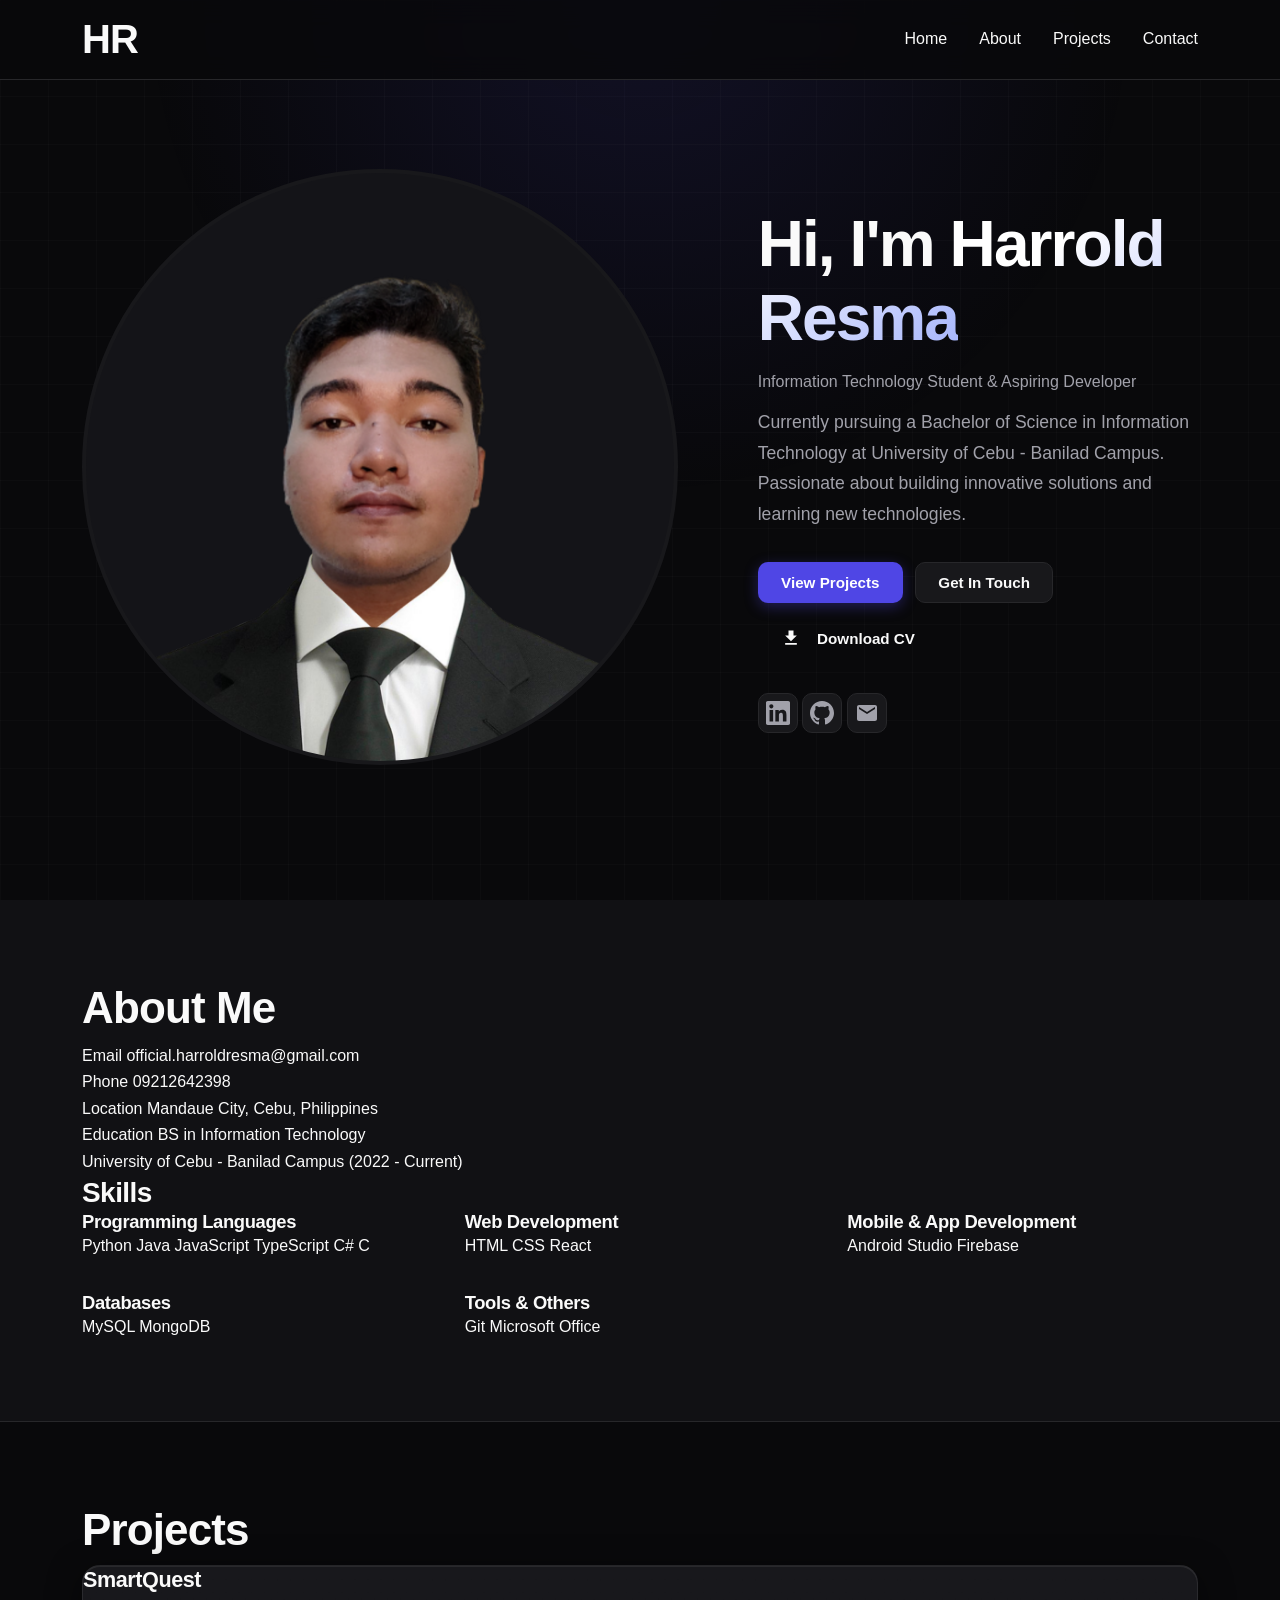
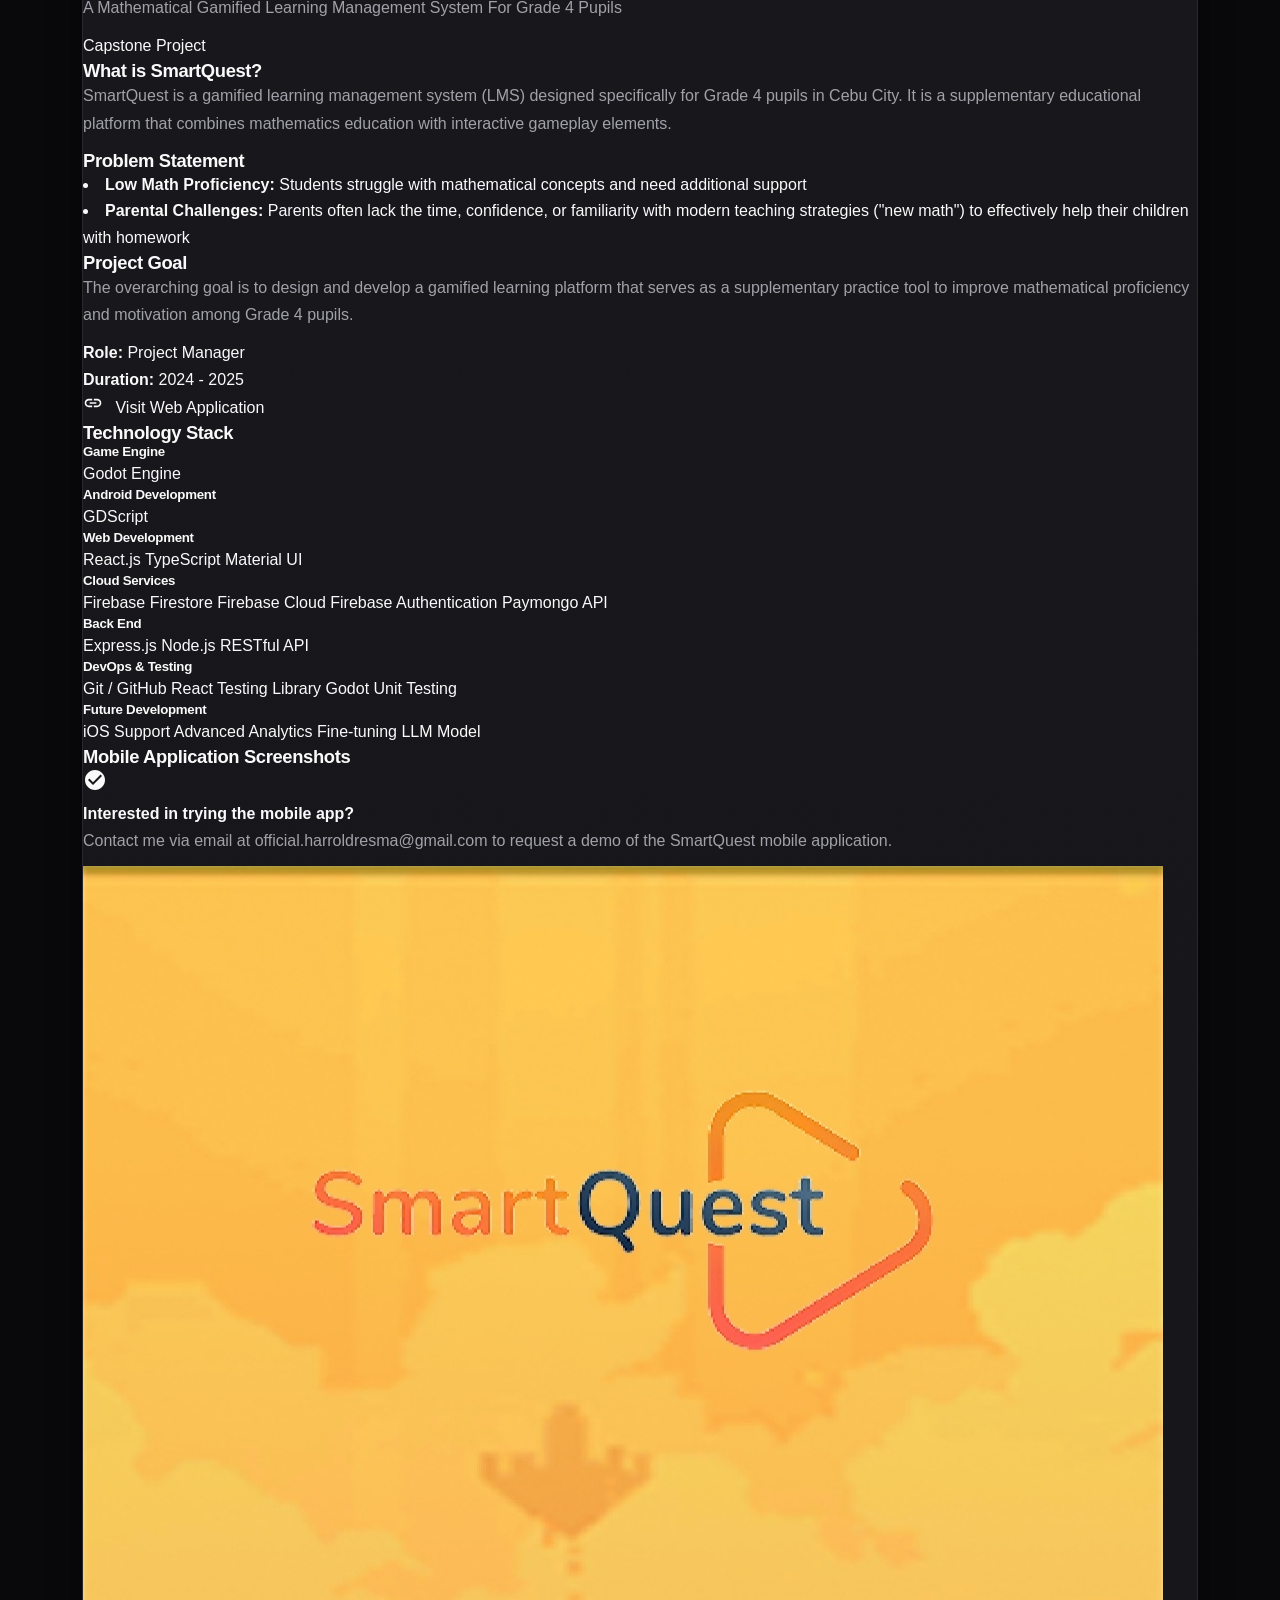
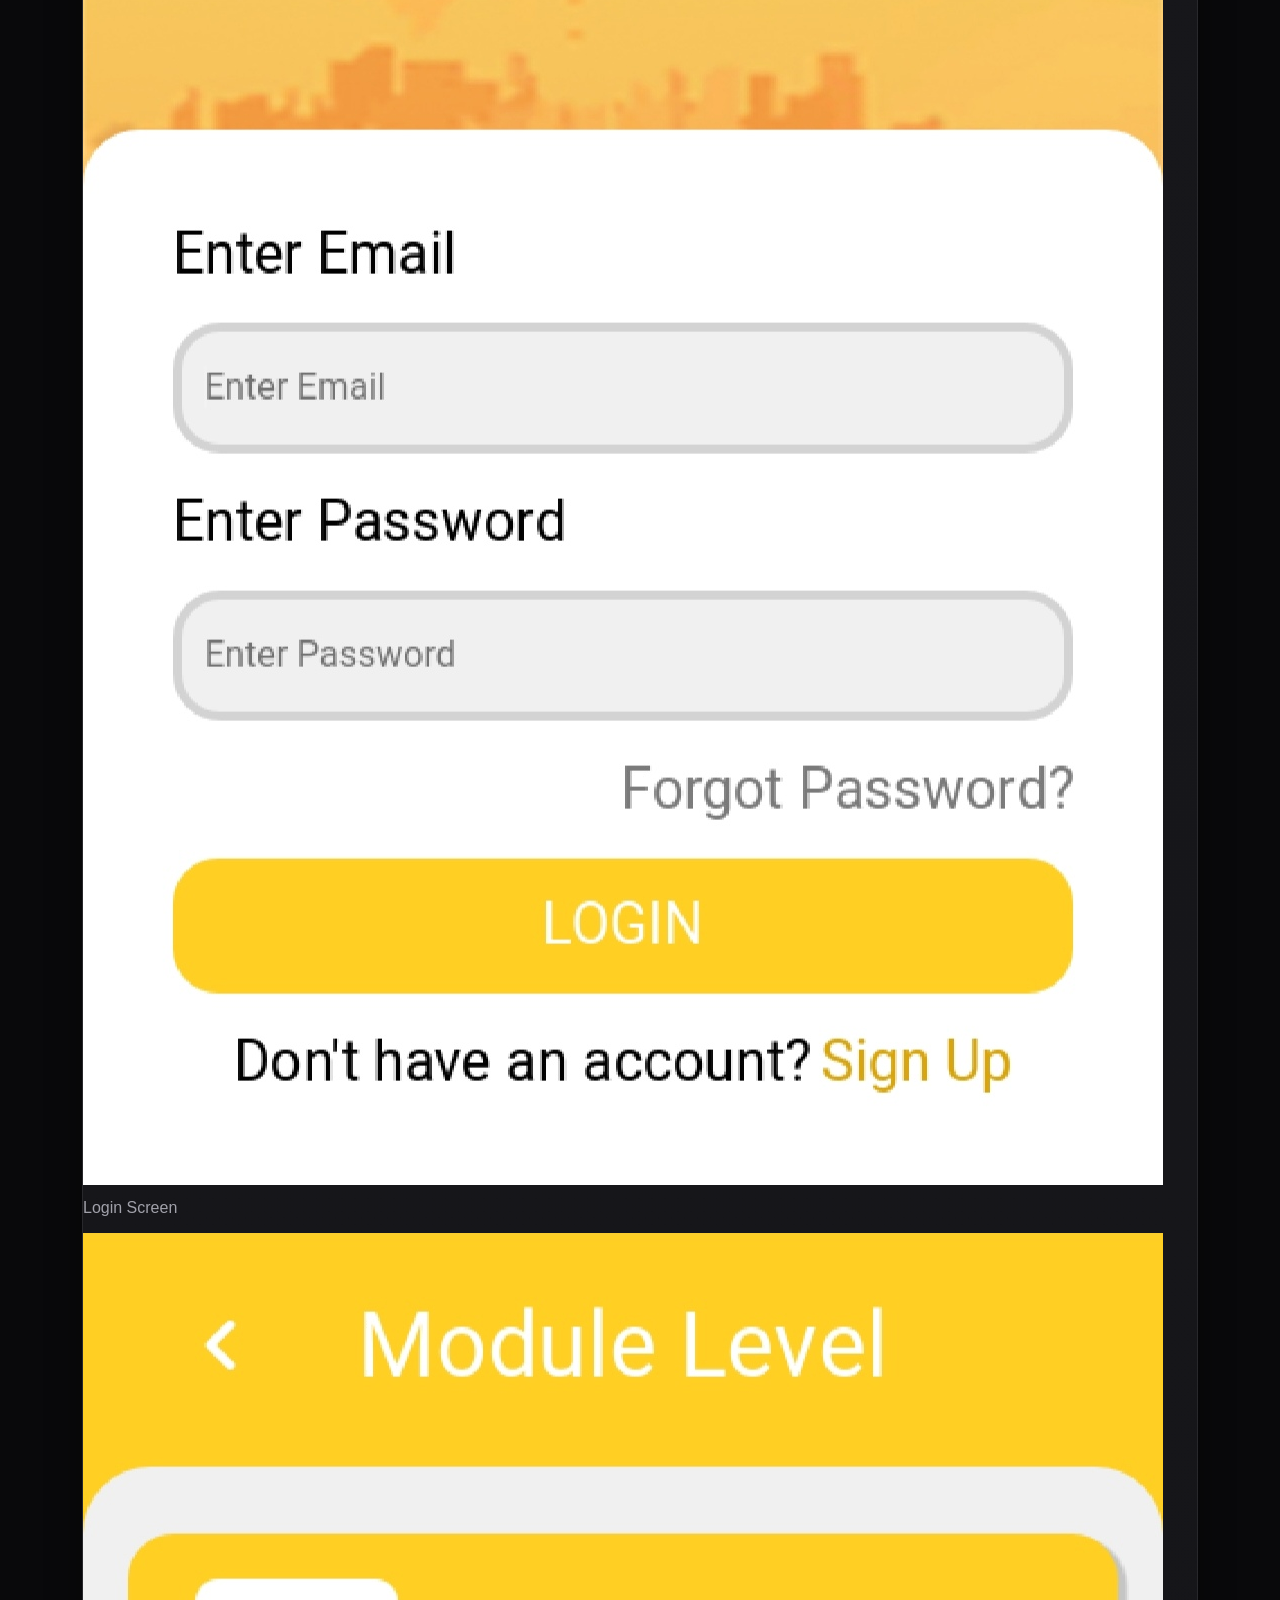
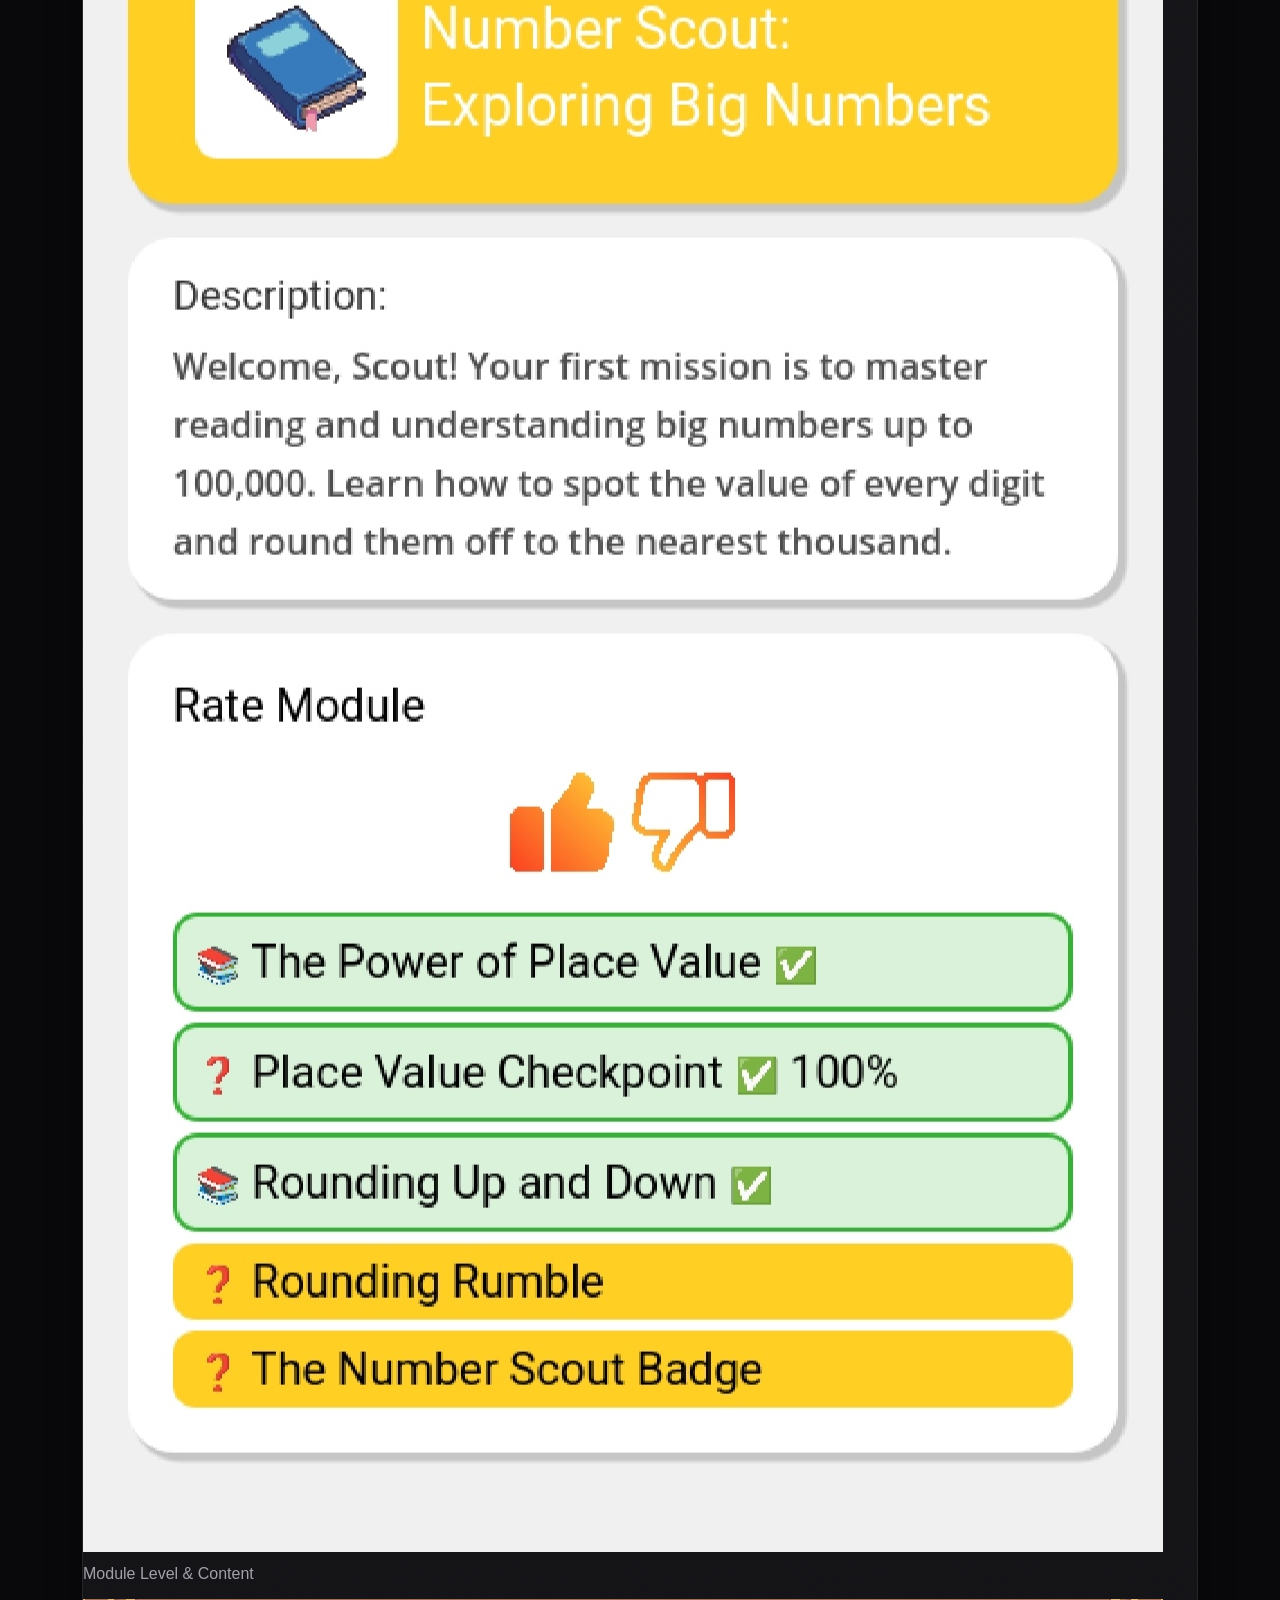
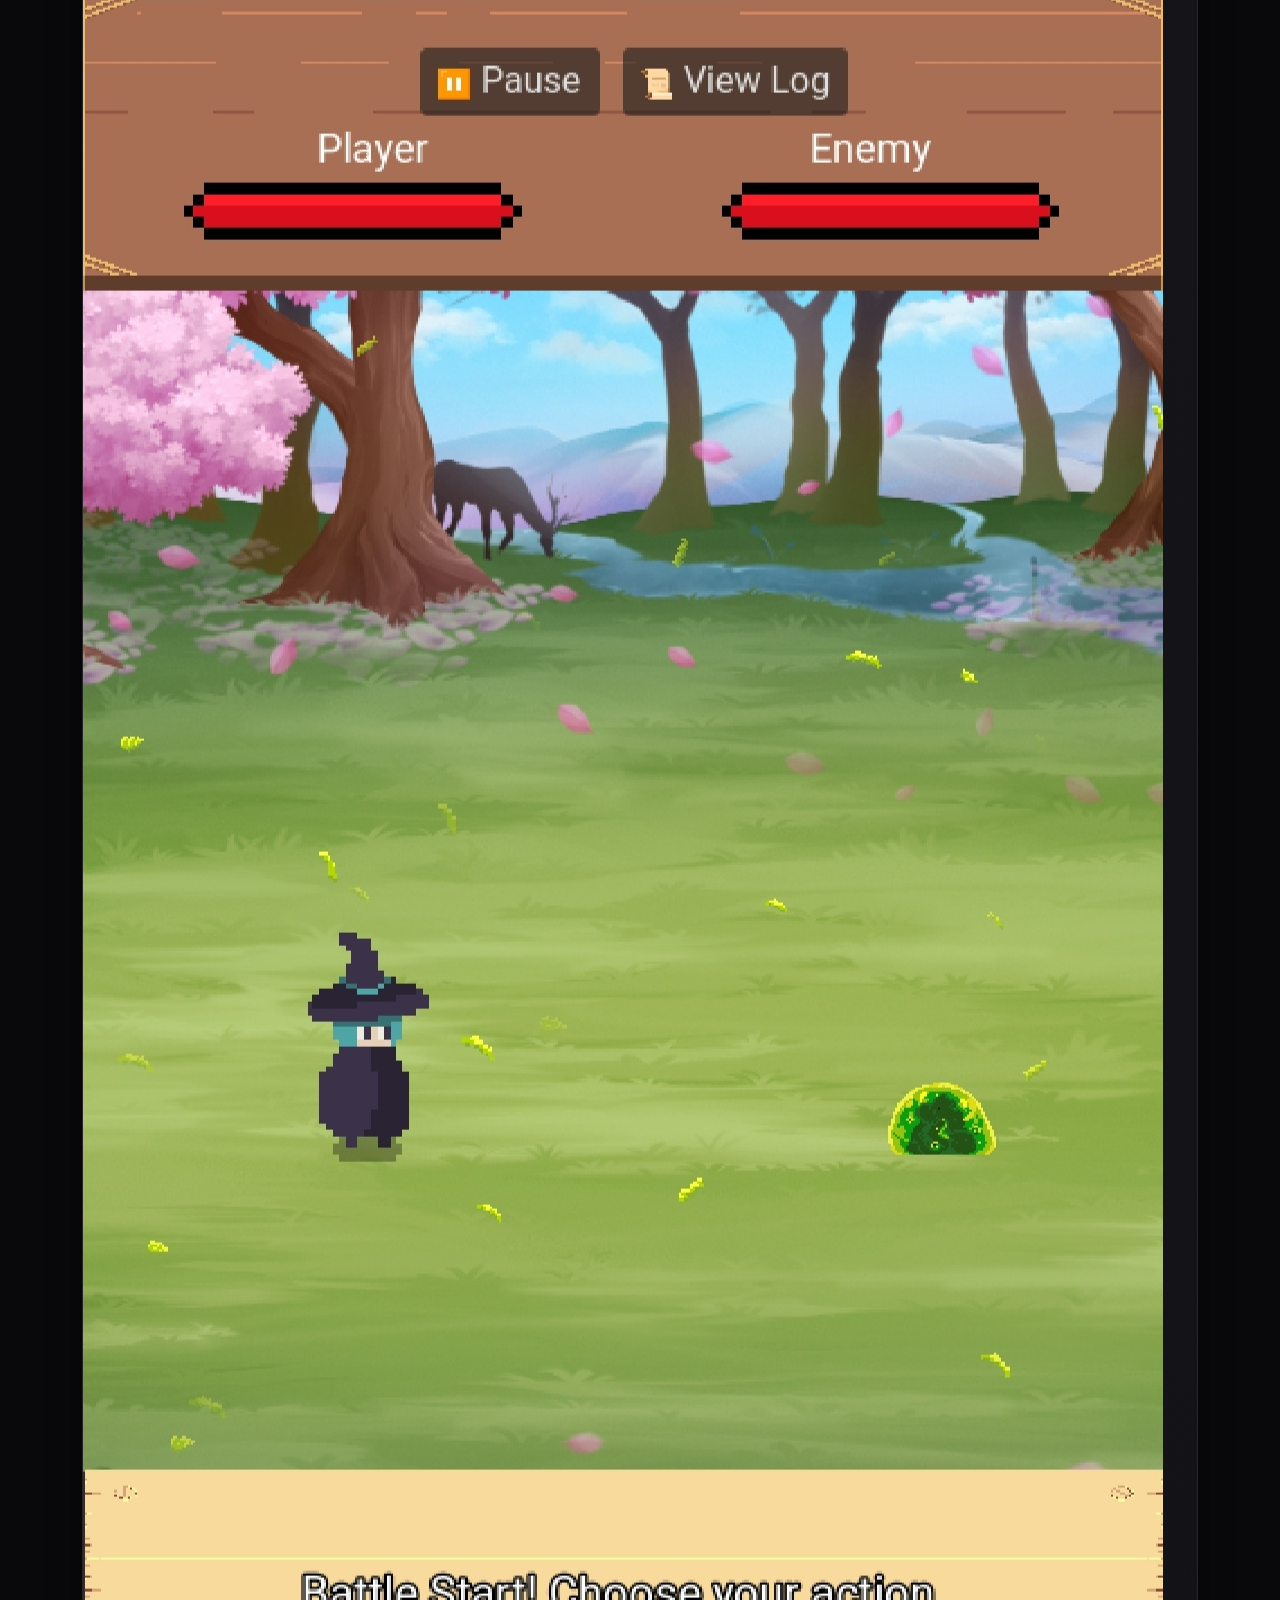
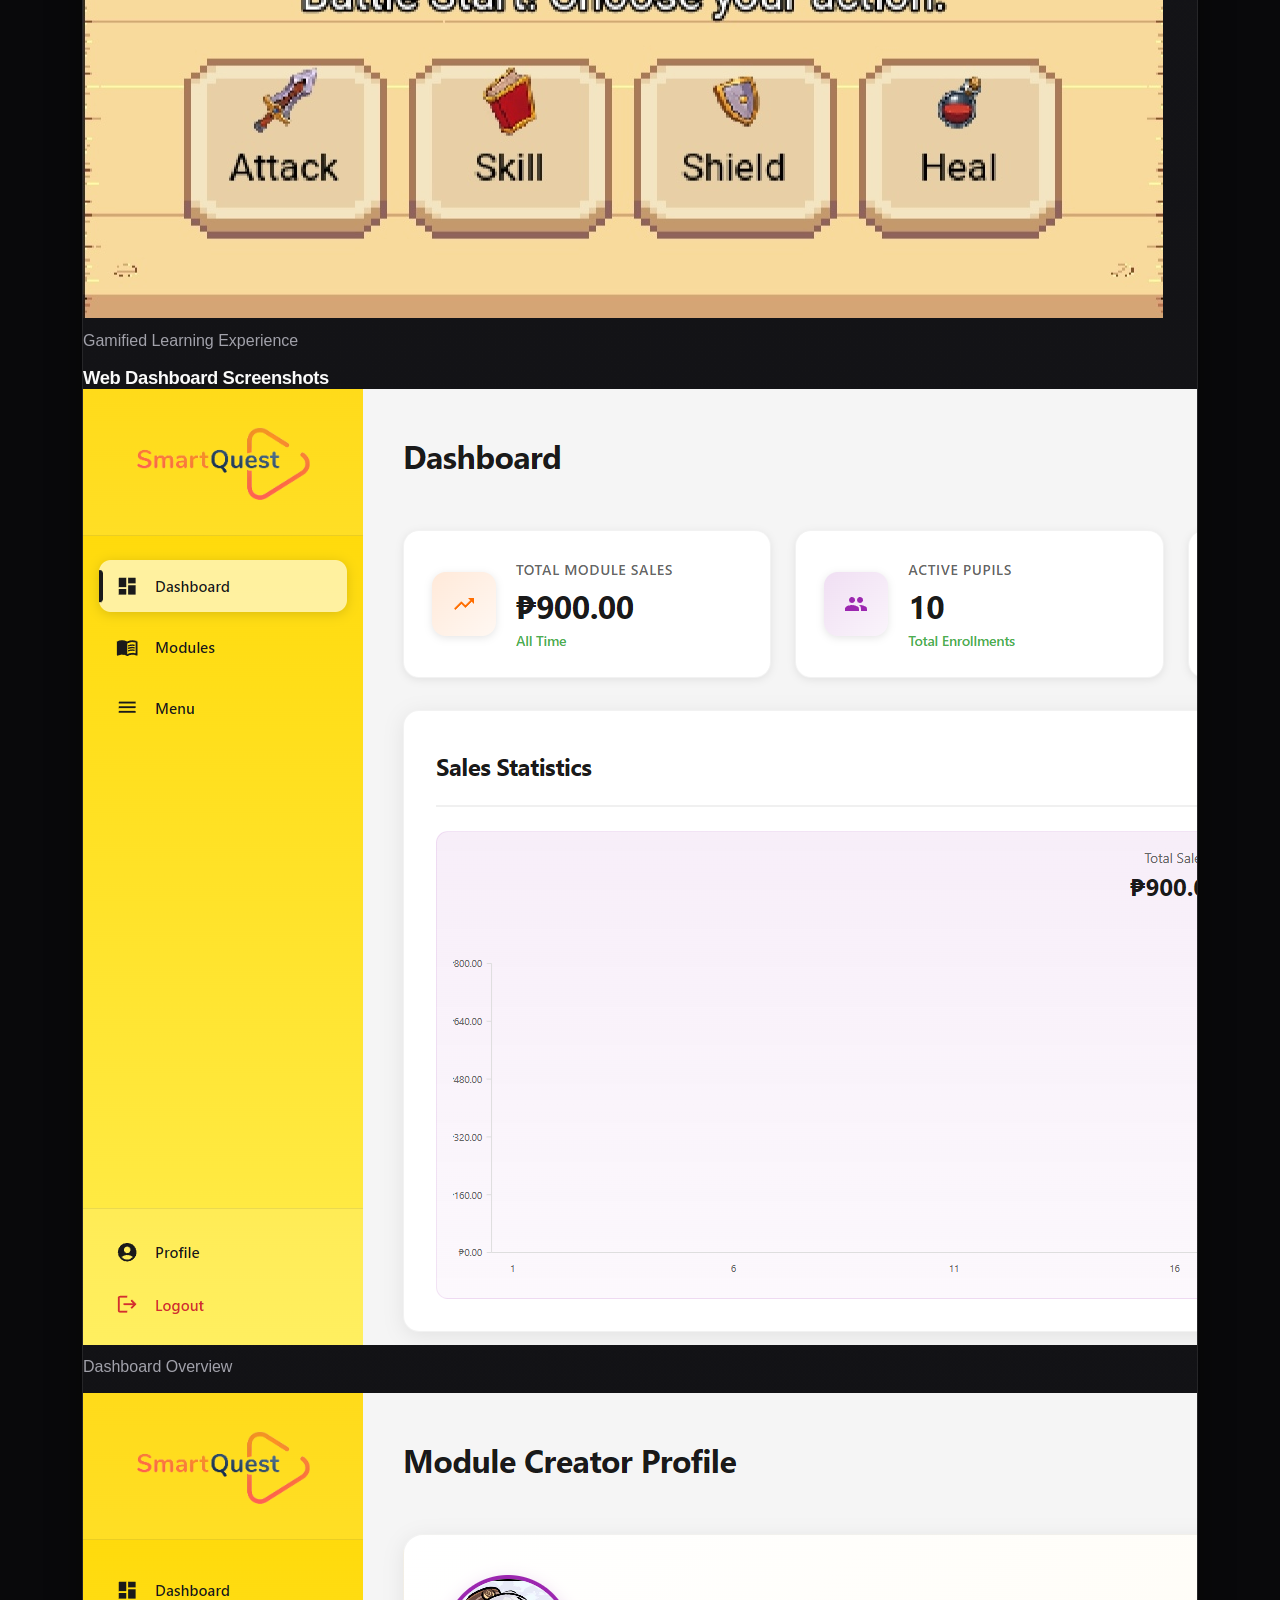
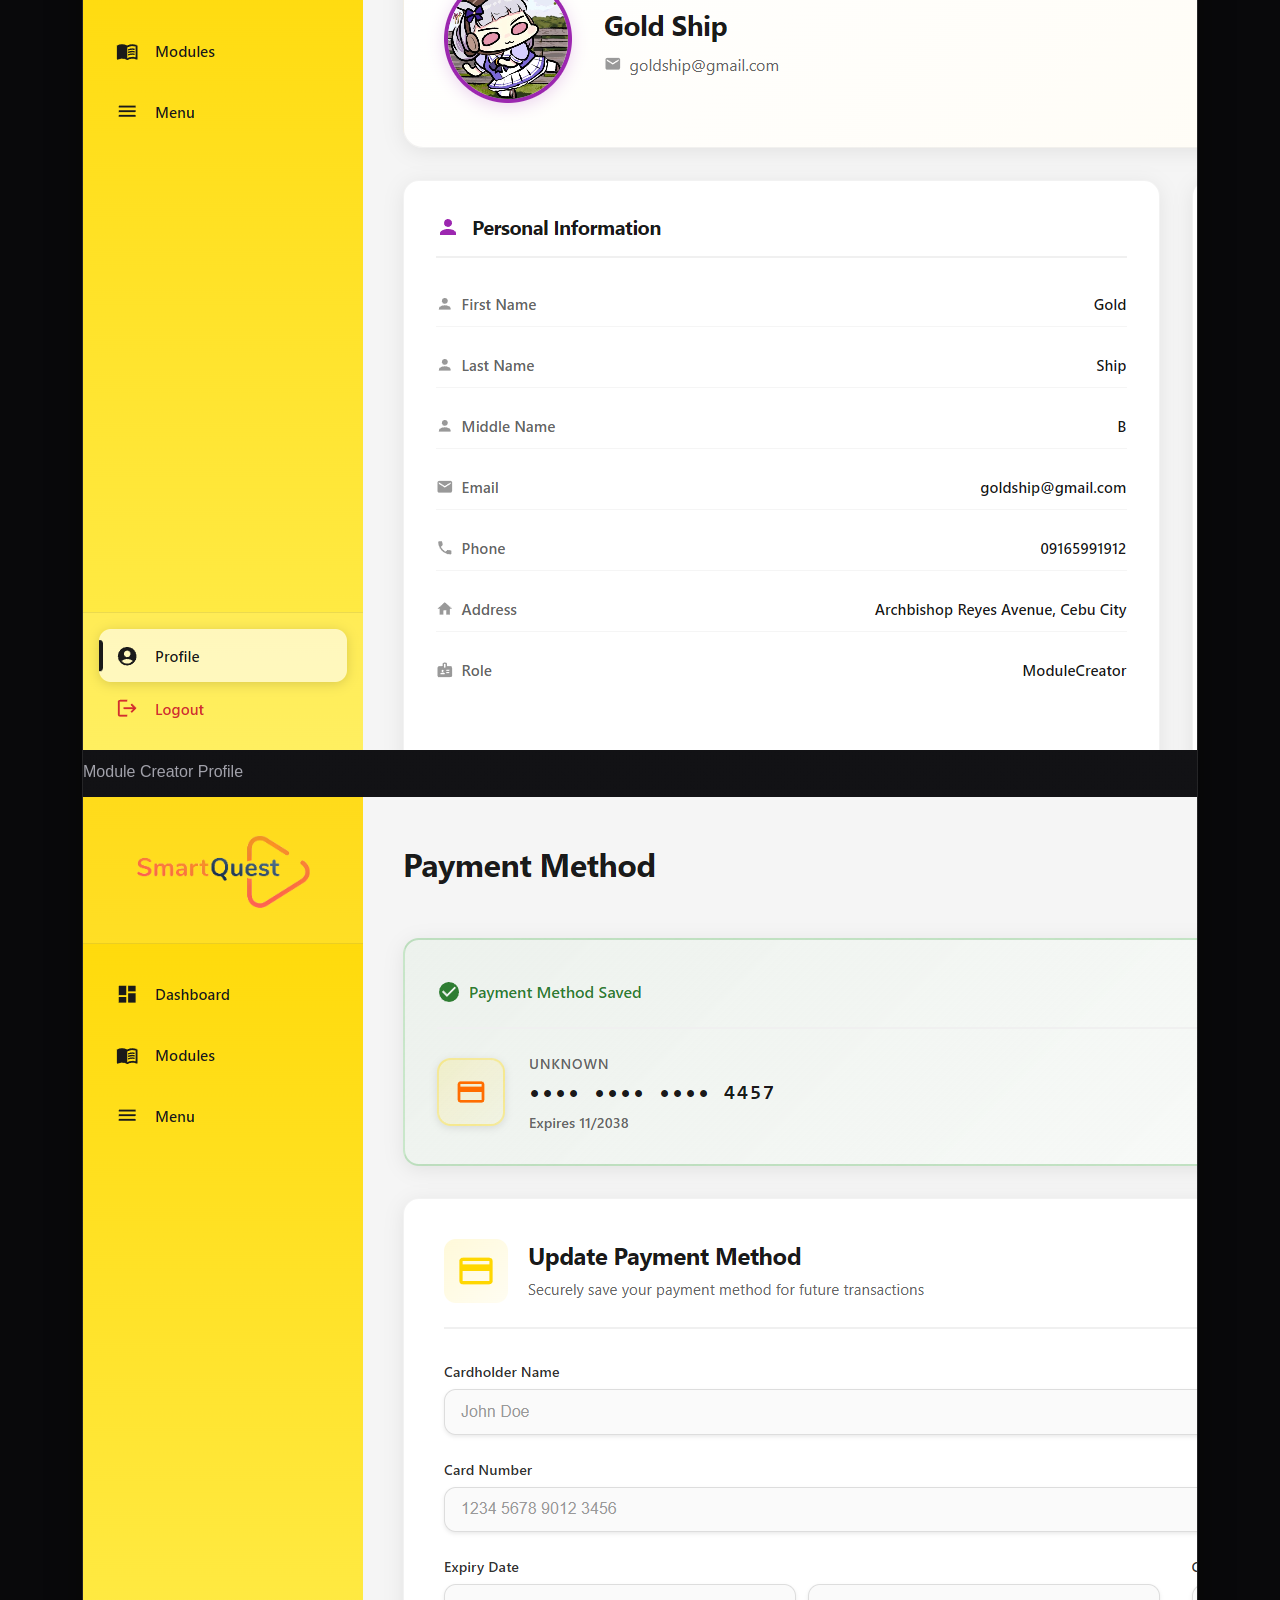
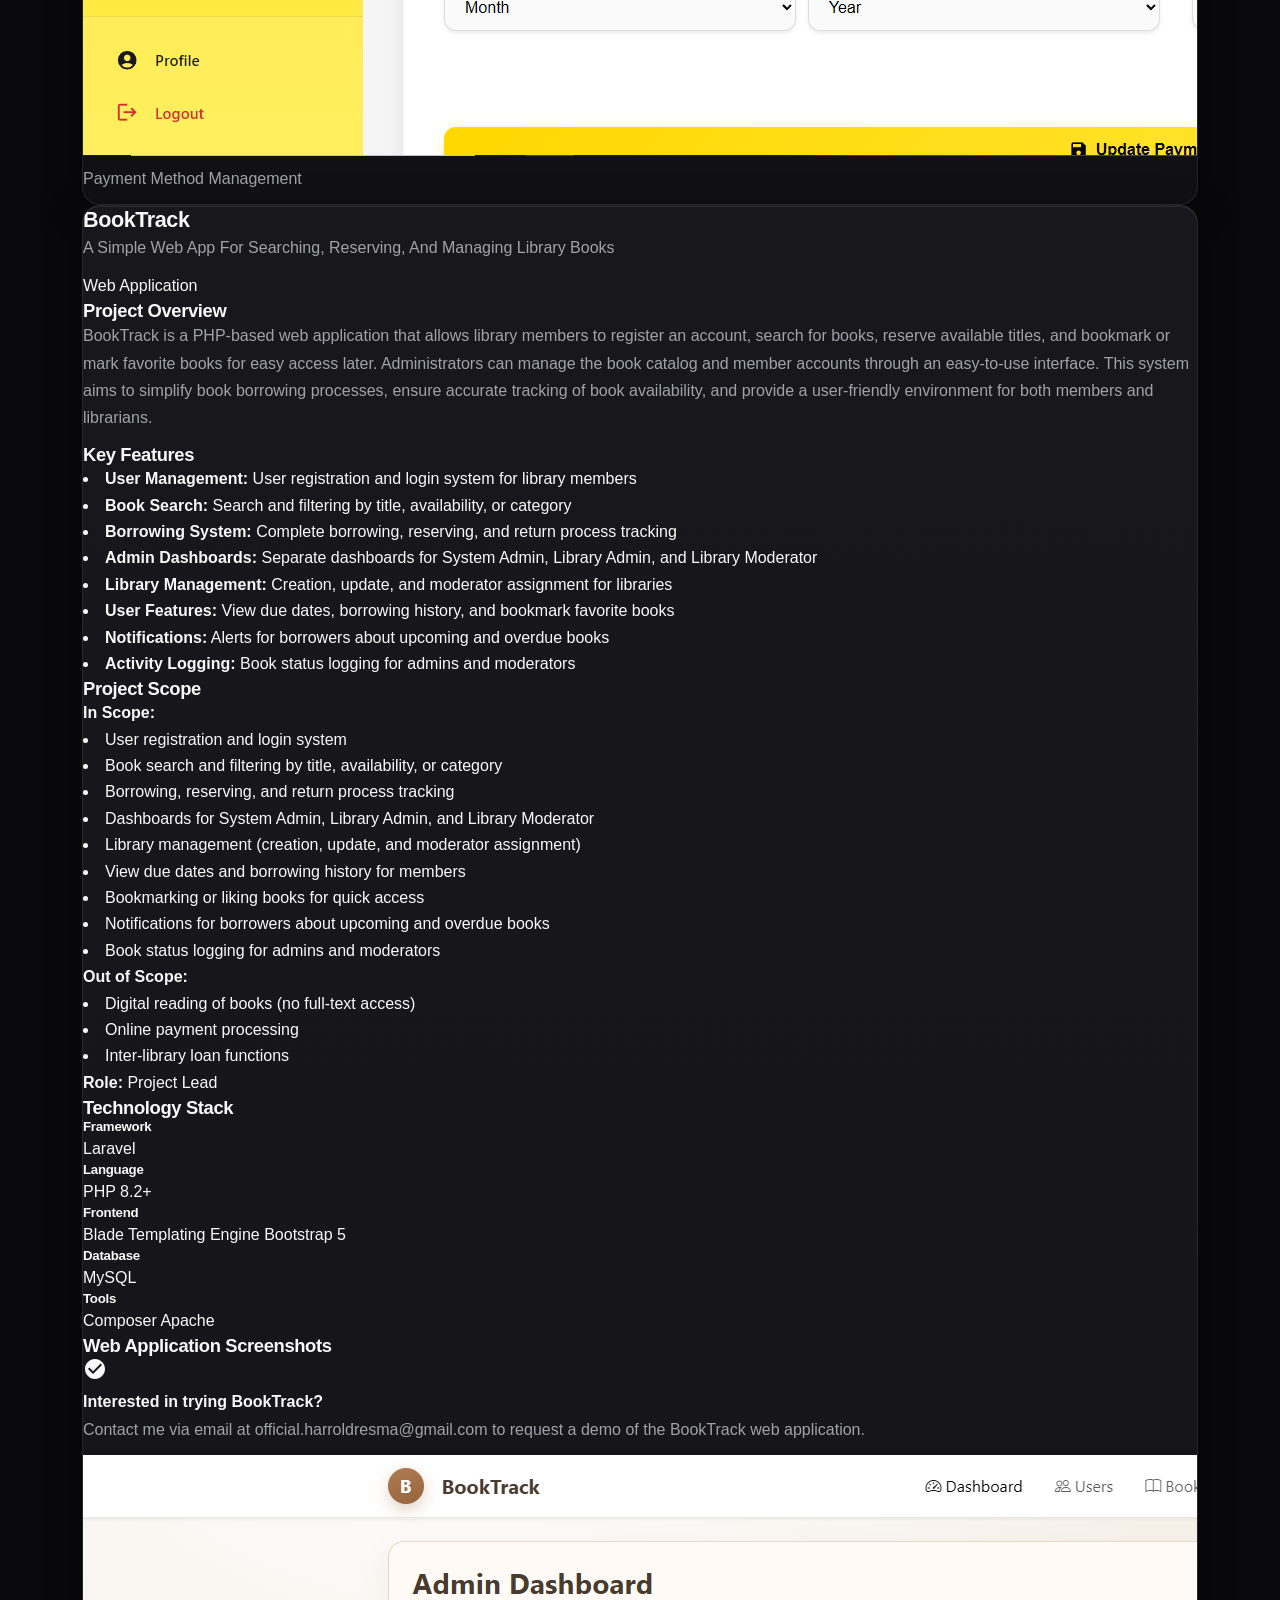
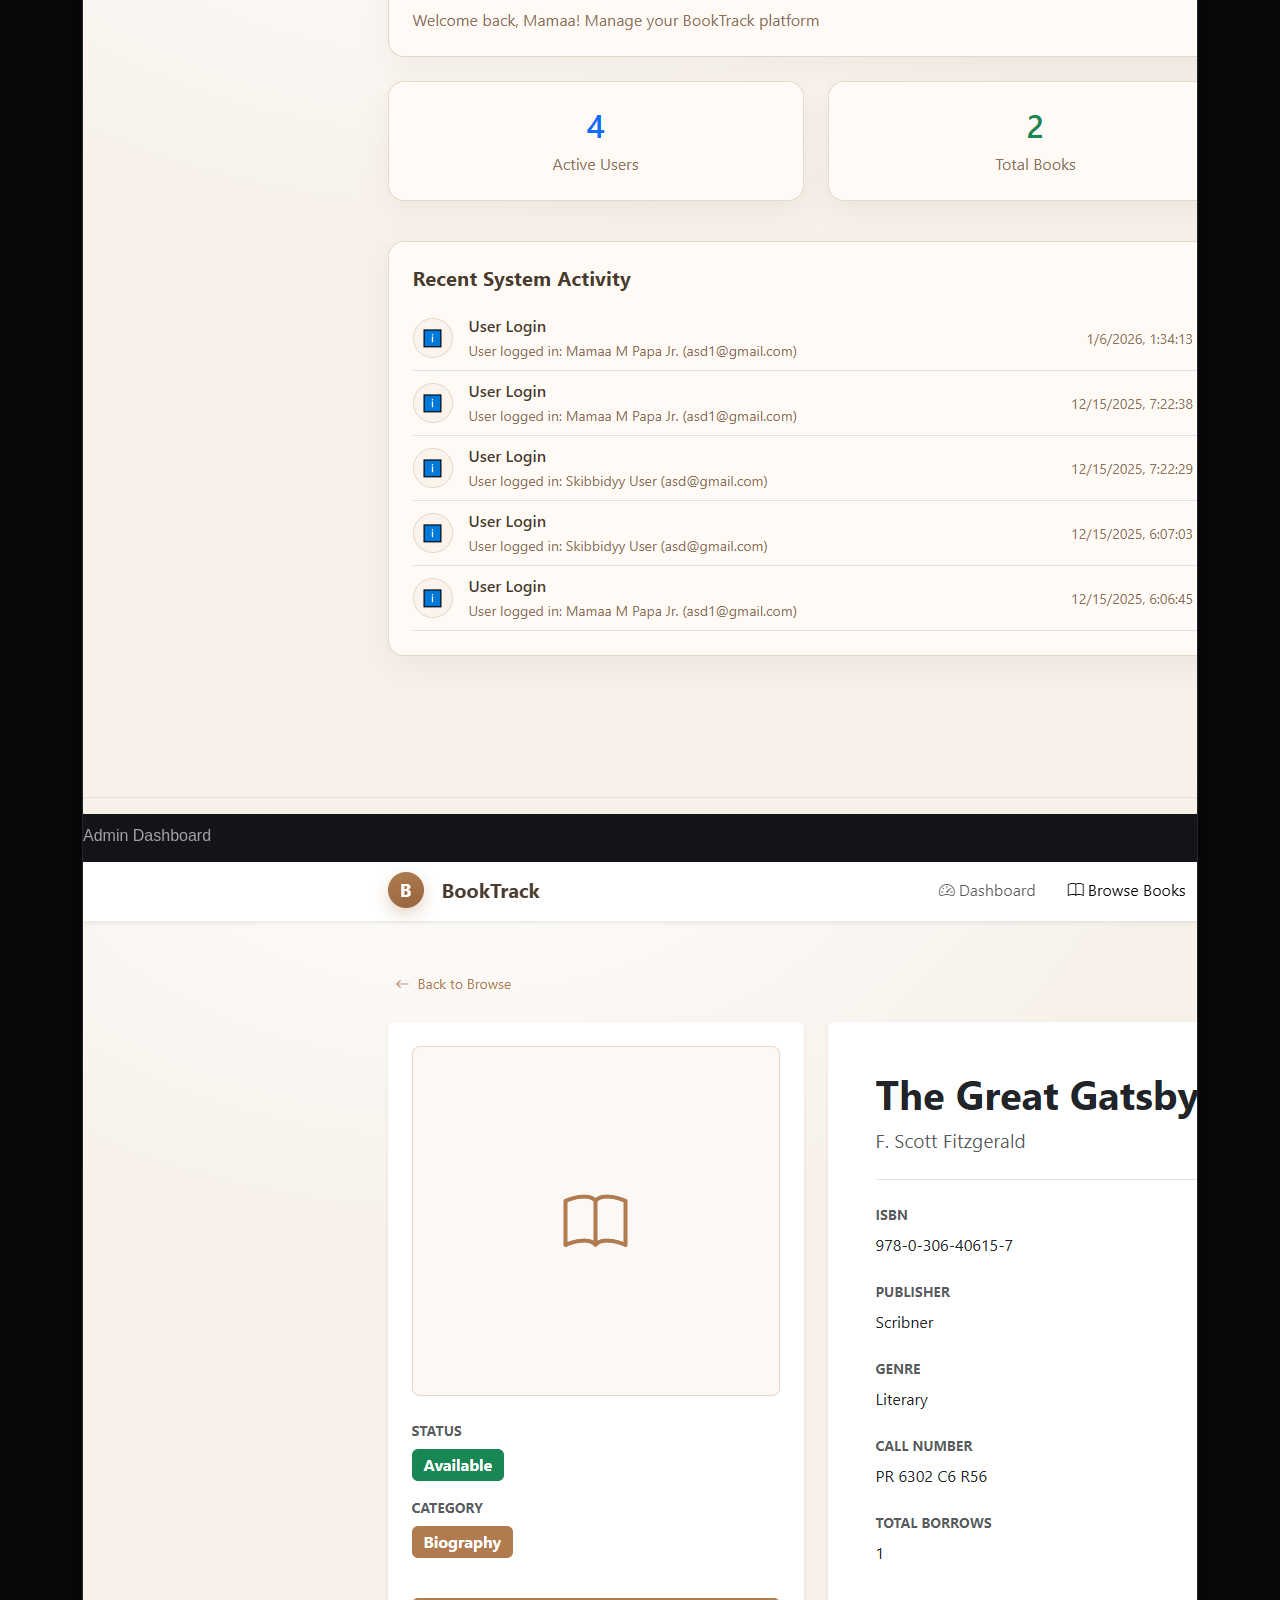
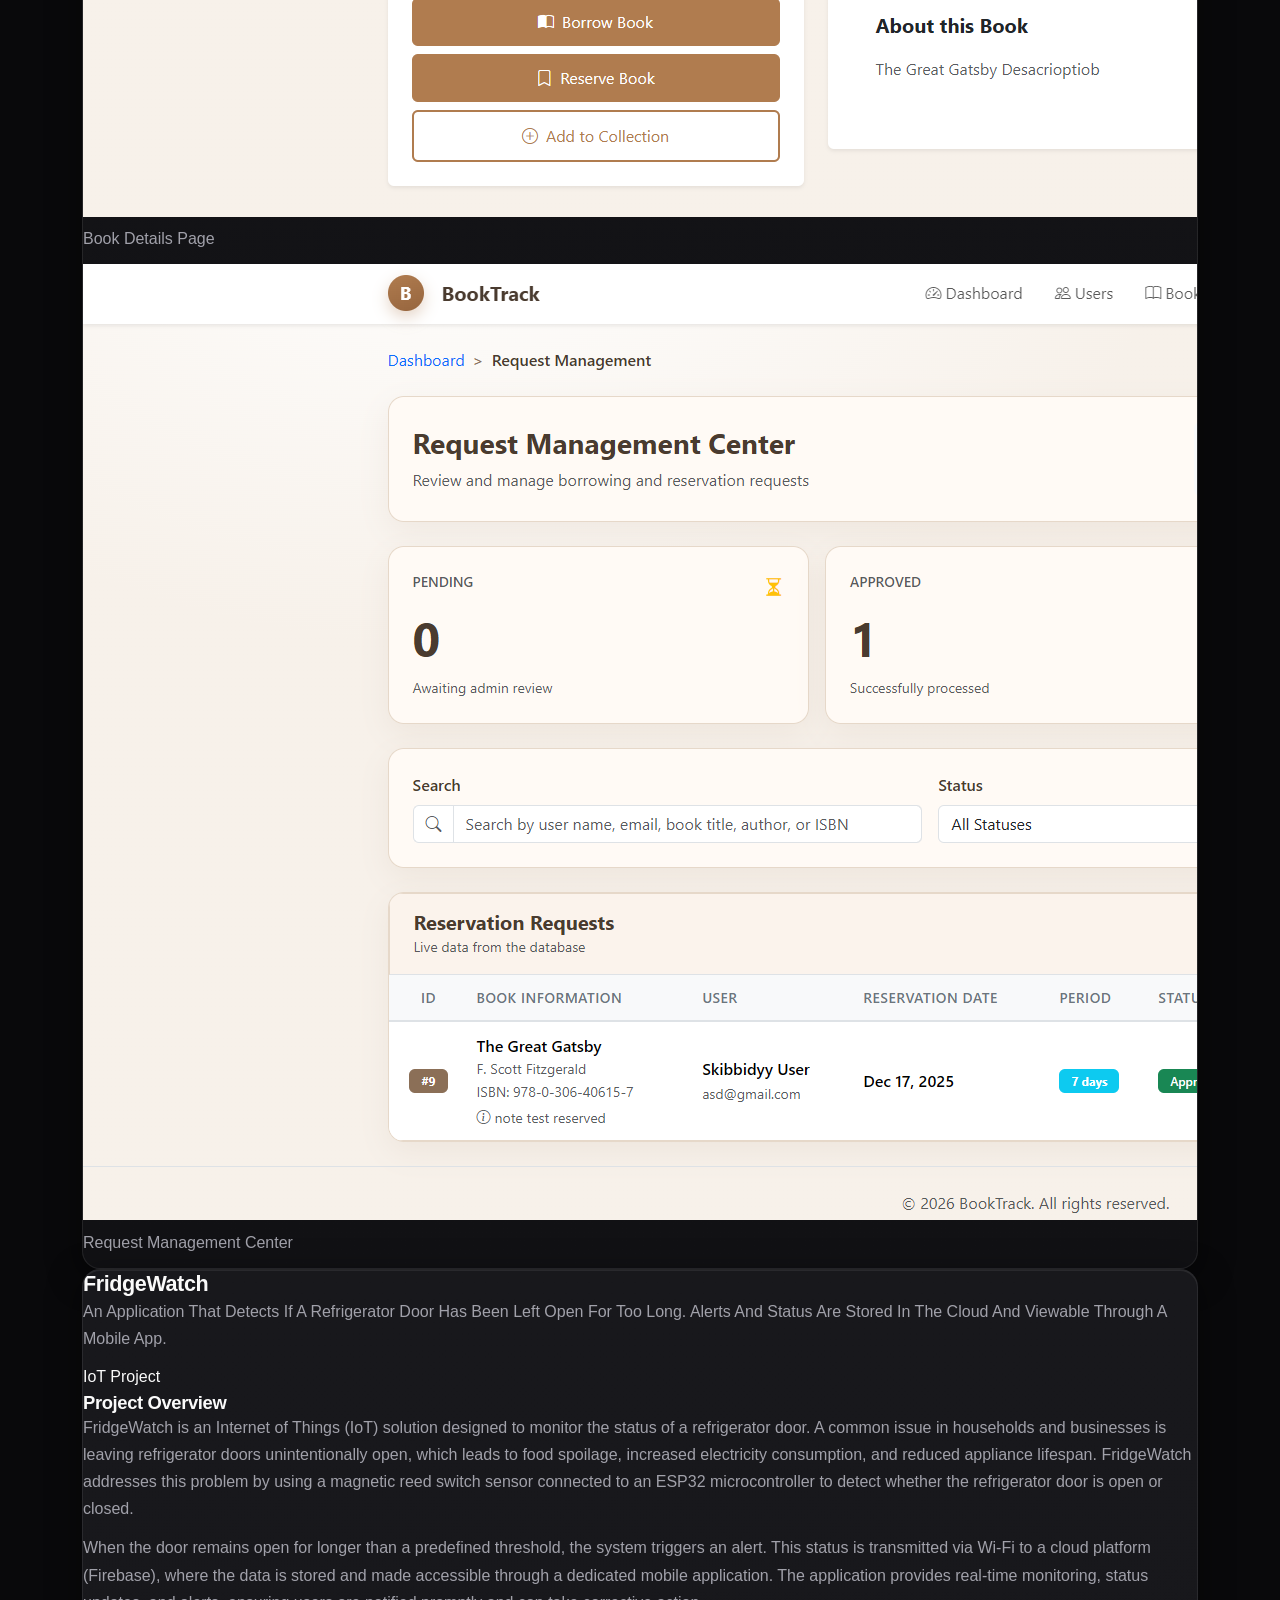
<file: screens/index.html>
<!DOCTYPE html>
<html lang="en">
<head>
    <meta charset="UTF-8">
    <meta name="viewport" content="width=device-width, initial-scale=1.0">
    <title>Harrold Resma - Portfolio</title>
    <link rel="stylesheet" href="../styles/global.css">
</head>
<body>
    <!-- Navigation -->
    <nav class="navbar">
        <div class="container">
            <div class="nav-brand">
                <h2>HR</h2>
            </div>
            <ul class="nav-menu">
                <li><a href="#home">Home</a></li>
                <li><a href="#about">About</a></li>
                <li><a href="#projects">Projects</a></li>
                <li><a href="#contact">Contact</a></li>
            </ul>
            <div class="hamburger">
                <span></span>
                <span></span>
                <span></span>
            </div>
        </div>
    </nav>

    <!-- Hero Section -->
    <section id="home" class="hero">
        <div class="container">
            <div class="hero-content">
                <div class="hero-image">
                    <img src="../assets/Harrold Profile Transparent.png" alt="Harrold Resma" class="profile-picture">
                </div>
                <div class="hero-text">
                    <h1 class="hero-title">
                        Hi, I'm <span class="highlight">Harrold Resma</span>
                    </h1>
                    <p class="hero-subtitle">Information Technology Student & Aspiring Developer</p>
                    <p class="hero-description">
                        Currently pursuing a Bachelor of Science in Information Technology at University of Cebu - Banilad Campus. 
                        Passionate about building innovative solutions and learning new technologies.
                    </p>
                    <div class="hero-buttons">
                        <a href="#projects" class="btn btn-primary">View Projects</a>
                        <a href="#contact" class="btn btn-secondary">Get In Touch</a>
                        <a href="../CV/Harrold-Resma_CV.pdf" download="Harrold-Resma_CV.pdf" class="btn btn-cv">
                            <svg width="20" height="20" viewBox="0 0 24 24" fill="currentColor" style="margin-right: 8px;">
                                <path d="M19 9h-4V3H9v6H5l7 7 7-7zM5 18v2h14v-2H5z"/>
                            </svg>
                            Download CV
                        </a>
                    </div>
                    <div class="social-links">
                        <a href="https://www.linkedin.com/in/harrold-resma-5a1842332" target="_blank" class="social-link">
                            <svg width="24" height="24" viewBox="0 0 24 24" fill="currentColor">
                                <path d="M20.447 20.452h-3.554v-5.569c0-1.328-.027-3.037-1.852-3.037-1.853 0-2.136 1.445-2.136 2.939v5.667H9.351V9h3.414v1.561h.046c.477-.9 1.637-1.85 3.37-1.85 3.601 0 4.267 2.37 4.267 5.455v6.286zM5.337 7.433c-1.144 0-2.063-.926-2.063-2.065 0-1.138.92-2.063 2.063-2.063 1.14 0 2.064.925 2.064 2.063 0 1.139-.925 2.065-2.064 2.065zm1.782 13.019H3.555V9h3.564v11.452zM22.225 0H1.771C.792 0 0 .774 0 1.729v20.542C0 23.227.792 24 1.771 24h20.451C23.2 24 24 23.227 24 22.271V1.729C24 .774 23.2 0 22.222 0h.003z"/>
                            </svg>
                        </a>
                        <a href="https://github.com/Harrrrold" target="_blank" class="social-link">
                            <svg width="24" height="24" viewBox="0 0 24 24" fill="currentColor">
                                <path d="M12 0c-6.626 0-12 5.373-12 12 0 5.302 3.438 9.8 8.207 11.387.599.111.793-.261.793-.577v-2.234c-3.338.726-4.033-1.416-4.033-1.416-.546-1.387-1.333-1.756-1.333-1.756-1.089-.745.083-.729.083-.729 1.205.084 1.839 1.237 1.839 1.237 1.07 1.834 2.807 1.304 3.492.997.107-.775.418-1.305.762-1.604-2.665-.305-5.467-1.334-5.467-5.931 0-1.311.469-2.381 1.236-3.221-.124-.303-.535-1.524.117-3.176 0 0 1.008-.322 3.301 1.23.957-.266 1.983-.399 3.003-.404 1.02.005 2.047.138 3.006.404 2.291-1.552 3.297-1.23 3.297-1.23.653 1.653.242 2.874.118 3.176.77.84 1.235 1.911 1.235 3.221 0 4.609-2.807 5.624-5.479 5.921.43.372.823 1.102.823 2.222v3.293c0 .319.192.694.801.576 4.765-1.589 8.199-6.086 8.199-11.386 0-6.627-5.373-12-12-12z"/>
                            </svg>
                        </a>
                        <a href="#contact" class="social-link">
                            <svg width="24" height="24" viewBox="0 0 24 24" fill="currentColor">
                                <path d="M20 4H4c-1.1 0-1.99.9-1.99 2L2 18c0 1.1.9 2 2 2h16c1.1 0 2-.9 2-2V6c0-1.1-.9-2-2-2zm0 4l-8 5-8-5V6l8 5 8-5v2z"/>
                            </svg>
                        </a>
                    </div>
                </div>
            </div>
        </div>
    </section>

    <!-- About Section -->
    <section id="about" class="about">
        <div class="container">
            <h2 class="section-title">About Me</h2>
            <div class="about-content">
                <div class="about-text">
                    <div class="info-grid">
                        <div class="info-item">
                            <span class="info-label">Email</span>
                            <span class="info-value">official.harroldresma@gmail.com</span>
                        </div>
                        <div class="info-item">
                            <span class="info-label">Phone</span>
                            <span class="info-value">09212642398</span>
                        </div>
                        <div class="info-item">
                            <span class="info-label">Location</span>
                            <span class="info-value">Mandaue City, Cebu, Philippines</span>
                        </div>
                        <div class="info-item">
                            <span class="info-label">Education</span>
                            <span class="info-value">BS in Information Technology<br>University of Cebu - Banilad Campus (2022 - Current)</span>
                        </div>
                    </div>
                    <div class="skills-section">
                        <h3>Skills</h3>
                        <div class="skills-grid">
                            <div class="skill-category">
                                <h4>Programming Languages</h4>
                                <div class="skill-tags">
                                    <span class="skill-tag">Python</span>
                                    <span class="skill-tag">Java</span>
                                    <span class="skill-tag">JavaScript</span>
                                    <span class="skill-tag">TypeScript</span>
                                    <span class="skill-tag">C#</span>
                                    <span class="skill-tag">C</span>
                                </div>
                            </div>
                            <div class="skill-category">
                                <h4>Web Development</h4>
                                <div class="skill-tags">
                                    <span class="skill-tag">HTML</span>
                                    <span class="skill-tag">CSS</span>
                                    <span class="skill-tag">React</span>
                                </div>
                            </div>
                            <div class="skill-category">
                                <h4>Mobile & App Development</h4>
                                <div class="skill-tags">
                                    <span class="skill-tag">Android Studio</span>
                                    <span class="skill-tag">Firebase</span>
                                </div>
                            </div>
                            <div class="skill-category">
                                <h4>Databases</h4>
                                <div class="skill-tags">
                                    <span class="skill-tag">MySQL</span>
                                    <span class="skill-tag">MongoDB</span>
                                </div>
                            </div>
                            <div class="skill-category">
                                <h4>Tools & Others</h4>
                                <div class="skill-tags">
                                    <span class="skill-tag">Git</span>
                                    <span class="skill-tag">Microsoft Office</span>
                                </div>
                            </div>
                        </div>
                    </div>
                </div>
            </div>
        </div>
    </section>

    <!-- Projects Section -->
    <section id="projects" class="projects">
        <div class="container">
            <h2 class="section-title">Projects</h2>
            
            <!-- SmartQuest Project -->
            <div class="project-card">
                <div class="project-header">
                    <div class="project-title-section">
                        <h3 class="project-title">SmartQuest</h3>
                        <p class="project-subtitle">A Mathematical Gamified Learning Management System For Grade 4 Pupils</p>
                        <span class="project-badge">Capstone Project</span>
                    </div>
                </div>
                
                <div class="project-content">
                    <div class="project-description">
                        <h4>What is SmartQuest?</h4>
                        <p>
                            SmartQuest is a gamified learning management system (LMS) designed specifically for Grade 4 pupils in Cebu City. 
                            It is a supplementary educational platform that combines mathematics education with interactive gameplay elements.
                        </p>
                        
                        <h4>Problem Statement</h4>
                        <ul>
                            <li><strong>Low Math Proficiency:</strong> Students struggle with mathematical concepts and need additional support</li>
                            <li><strong>Parental Challenges:</strong> Parents often lack the time, confidence, or familiarity with modern teaching strategies ("new math") to effectively help their children with homework</li>
                        </ul>
                        
                        <h4>Project Goal</h4>
                        <p>
                            The overarching goal is to design and develop a gamified learning platform that serves as a supplementary practice tool 
                            to improve mathematical proficiency and motivation among Grade 4 pupils.
                        </p>
                        
                        <div class="project-role">
                            <strong>Role:</strong> Project Manager
                        </div>
                        <div class="project-period">
                            <strong>Duration:</strong> 2024 - 2025
                        </div>
                        
                        <div class="project-links">
                            <a href="https://smartquest-uc.web.app/" target="_blank" rel="noopener noreferrer" class="project-link-btn">
                                <svg width="20" height="20" viewBox="0 0 24 24" fill="currentColor" style="margin-right: 8px;">
                                    <path d="M3.9 12c0-1.71 1.39-3.1 3.1-3.1h4V7H7c-2.76 0-5 2.24-5 5s2.24 5 5 5h4v-1.9H7c-1.71 0-3.1-1.39-3.1-3.1zM8 13h8v-2H8v2zm9-6h-4v1.9h4c1.71 0 3.1 1.39 3.1 3.1s-1.39 3.1-3.1 3.1h-4V17h4c2.76 0 5-2.24 5-5s-2.24-5-5-5z"/>
                                </svg>
                                Visit Web Application
                            </a>
                        </div>
                        
                        <div class="tech-stack-section">
                            <h4>Technology Stack</h4>
                            <div class="tech-stack-grid">
                                <div class="tech-category">
                                    <h5>Game Engine</h5>
                                    <div class="tech-tags">
                                        <span class="tech-tag">Godot Engine</span>
                                    </div>
                                </div>
                                <div class="tech-category">
                                    <h5>Android Development</h5>
                                    <div class="tech-tags">
                                        <span class="tech-tag">GDScript</span>
                                    </div>
                                </div>
                                <div class="tech-category">
                                    <h5>Web Development</h5>
                                    <div class="tech-tags">
                                        <span class="tech-tag">React.js</span>
                                        <span class="tech-tag">TypeScript</span>
                                        <span class="tech-tag">Material UI</span>
                                    </div>
                                </div>
                                <div class="tech-category">
                                    <h5>Cloud Services</h5>
                                    <div class="tech-tags">
                                        <span class="tech-tag">Firebase Firestore</span>
                                        <span class="tech-tag">Firebase Cloud</span>
                                        <span class="tech-tag">Firebase Authentication</span>
                                        <span class="tech-tag">Paymongo API</span>
                                    </div>
                                </div>
                                <div class="tech-category">
                                    <h5>Back End</h5>
                                    <div class="tech-tags">
                                        <span class="tech-tag">Express.js</span>
                                        <span class="tech-tag">Node.js</span>
                                        <span class="tech-tag">RESTful API</span>
                                    </div>
                                </div>
                                <div class="tech-category">
                                    <h5>DevOps & Testing</h5>
                                    <div class="tech-tags">
                                        <span class="tech-tag">Git / GitHub</span>
                                        <span class="tech-tag">React Testing Library</span>
                                        <span class="tech-tag">Godot Unit Testing</span>
                                    </div>
                                </div>
                                <div class="tech-category">
                                    <h5>Future Development</h5>
                                    <div class="tech-tags">
                                        <span class="tech-tag">iOS Support</span>
                                        <span class="tech-tag">Advanced Analytics</span>
                                        <span class="tech-tag">Fine-tuning LLM Model</span>
                                    </div>
                                </div>
                            </div>
                        </div>
                    </div>
                    
                    <div class="project-images">
                        <h4>Mobile Application Screenshots</h4>
                        <div class="app-demo-notice">
                            <div class="demo-notice-content">
                                <svg width="24" height="24" viewBox="0 0 24 24" fill="currentColor">
                                    <path d="M12 2C6.48 2 2 6.48 2 12s4.48 10 10 10 10-4.48 10-10S17.52 2 12 2zm-2 15l-5-5 1.41-1.41L10 14.17l7.59-7.59L19 8l-9 9z"/>
                                </svg>
                                <div class="demo-notice-text">
                                    <strong>Interested in trying the mobile app?</strong>
                                    <p>Contact me via email at <a href="mailto:official.harroldresma@gmail.com?subject=SmartQuest Mobile App Demo Request">official.harroldresma@gmail.com</a> to request a demo of the SmartQuest mobile application.</p>
                                </div>
                            </div>
                        </div>
                        <div class="image-grid mobile-grid">
                            <div class="image-item">
                                <img src="../assets/smartquestAppLogin.jpg" alt="SmartQuest Mobile Login Screen" class="modal-image" data-src="../assets/smartquestAppLogin.jpg" data-alt="SmartQuest Mobile Login Screen">
                                <p class="image-caption">Login Screen</p>
                            </div>
                            <div class="image-item">
                                <img src="../assets/smartquestAppModuleContent.jpg" alt="SmartQuest Mobile Module Content" class="modal-image" data-src="../assets/smartquestAppModuleContent.jpg" data-alt="SmartQuest Mobile Module Content">
                                <p class="image-caption">Module Level & Content</p>
                            </div>
                            <div class="image-item">
                                <img src="../assets/smartquestAppGame.jpg" alt="SmartQuest Mobile Game" class="modal-image" data-src="../assets/smartquestAppGame.jpg" data-alt="SmartQuest Mobile Game">
                                <p class="image-caption">Gamified Learning Experience</p>
                            </div>
                        </div>
                        
                        <h4>Web Dashboard Screenshots</h4>
                        <div class="image-grid web-grid">
                            <div class="image-item">
                                <img src="../assets/smartquestWebDashboard.png" alt="SmartQuest Web Dashboard" class="modal-image" data-src="../assets/smartquestWebDashboard.png" data-alt="SmartQuest Web Dashboard">
                                <p class="image-caption">Dashboard Overview</p>
                            </div>
                            <div class="image-item">
                                <img src="../assets/smartquestWebProfile.png" alt="SmartQuest Web Profile" class="modal-image" data-src="../assets/smartquestWebProfile.png" data-alt="SmartQuest Web Profile">
                                <p class="image-caption">Module Creator Profile</p>
                            </div>
                            <div class="image-item">
                                <img src="../assets/smartquestWebPaymentMethod.png" alt="SmartQuest Web Payment Method" class="modal-image" data-src="../assets/smartquestWebPaymentMethod.png" data-alt="SmartQuest Web Payment Method">
                                <p class="image-caption">Payment Method Management</p>
                            </div>
                        </div>
                    </div>
                </div>
            </div>
            
            <!-- BookTrack Project -->
            <div class="project-card">
                <div class="project-header">
                    <div class="project-title-section">
                        <h3 class="project-title">BookTrack</h3>
                        <p class="project-subtitle">A Simple Web App For Searching, Reserving, And Managing Library Books</p>
                        <span class="project-badge">Web Application</span>
                    </div>
                </div>
                
                <div class="project-content">
                    <div class="project-description">
                        <h4>Project Overview</h4>
                        <p>
                            BookTrack is a PHP-based web application that allows library members to register an account, search for books, 
                            reserve available titles, and bookmark or mark favorite books for easy access later. Administrators can manage 
                            the book catalog and member accounts through an easy-to-use interface. This system aims to simplify book borrowing 
                            processes, ensure accurate tracking of book availability, and provide a user-friendly environment for both members and librarians.
                        </p>
                        
                        <h4>Key Features</h4>
                        <ul>
                            <li><strong>User Management:</strong> User registration and login system for library members</li>
                            <li><strong>Book Search:</strong> Search and filtering by title, availability, or category</li>
                            <li><strong>Borrowing System:</strong> Complete borrowing, reserving, and return process tracking</li>
                            <li><strong>Admin Dashboards:</strong> Separate dashboards for System Admin, Library Admin, and Library Moderator</li>
                            <li><strong>Library Management:</strong> Creation, update, and moderator assignment for libraries</li>
                            <li><strong>User Features:</strong> View due dates, borrowing history, and bookmark favorite books</li>
                            <li><strong>Notifications:</strong> Alerts for borrowers about upcoming and overdue books</li>
                            <li><strong>Activity Logging:</strong> Book status logging for admins and moderators</li>
                        </ul>
                        
                        <h4>Project Scope</h4>
                        <div class="scope-section">
                            <div class="scope-in">
                                <strong>In Scope:</strong>
                                <ul>
                                    <li>User registration and login system</li>
                                    <li>Book search and filtering by title, availability, or category</li>
                                    <li>Borrowing, reserving, and return process tracking</li>
                                    <li>Dashboards for System Admin, Library Admin, and Library Moderator</li>
                                    <li>Library management (creation, update, and moderator assignment)</li>
                                    <li>View due dates and borrowing history for members</li>
                                    <li>Bookmarking or liking books for quick access</li>
                                    <li>Notifications for borrowers about upcoming and overdue books</li>
                                    <li>Book status logging for admins and moderators</li>
                                </ul>
                            </div>
                            <div class="scope-out">
                                <strong>Out of Scope:</strong>
                                <ul>
                                    <li>Digital reading of books (no full-text access)</li>
                                    <li>Online payment processing</li>
                                    <li>Inter-library loan functions</li>
                                </ul>
                            </div>
                        </div>
                        
                        <div class="project-role">
                            <strong>Role:</strong> Project Lead
                        </div>
                        
                        <div class="tech-stack-section">
                            <h4>Technology Stack</h4>
                            <div class="tech-stack-grid">
                                <div class="tech-category">
                                    <h5>Framework</h5>
                                    <div class="tech-tags">
                                        <span class="tech-tag">Laravel</span>
                                    </div>
                                </div>
                                <div class="tech-category">
                                    <h5>Language</h5>
                                    <div class="tech-tags">
                                        <span class="tech-tag">PHP 8.2+</span>
                                    </div>
                                </div>
                                <div class="tech-category">
                                    <h5>Frontend</h5>
                                    <div class="tech-tags">
                                        <span class="tech-tag">Blade Templating Engine</span>
                                        <span class="tech-tag">Bootstrap 5</span>
                                    </div>
                                </div>
                                <div class="tech-category">
                                    <h5>Database</h5>
                                    <div class="tech-tags">
                                        <span class="tech-tag">MySQL</span>
                                    </div>
                                </div>
                                <div class="tech-category">
                                    <h5>Tools</h5>
                                    <div class="tech-tags">
                                        <span class="tech-tag">Composer</span>
                                        <span class="tech-tag">Apache</span>
                                    </div>
                                </div>
                            </div>
                        </div>
                    </div>
                    
                    <div class="project-images">
                        <h4>Web Application Screenshots</h4>
                        <div class="app-demo-notice">
                            <div class="demo-notice-content">
                                <svg width="24" height="24" viewBox="0 0 24 24" fill="currentColor">
                                    <path d="M12 2C6.48 2 2 6.48 2 12s4.48 10 10 10 10-4.48 10-10S17.52 2 12 2zm-2 15l-5-5 1.41-1.41L10 14.17l7.59-7.59L19 8l-9 9z"/>
                                </svg>
                                <div class="demo-notice-text">
                                    <strong>Interested in trying BookTrack?</strong>
                                    <p>Contact me via email at <a href="mailto:official.harroldresma@gmail.com?subject=BookTrack Demo Request">official.harroldresma@gmail.com</a> to request a demo of the BookTrack web application.</p>
                                </div>
                            </div>
                        </div>
                        <div class="image-grid web-grid">
                            <div class="image-item">
                                <img src="../assets/booktrackWebDashboard.png" alt="BookTrack Admin Dashboard" class="modal-image" data-src="../assets/booktrackWebDashboard.png" data-alt="BookTrack Admin Dashboard">
                                <p class="image-caption">Admin Dashboard</p>
                            </div>
                            <div class="image-item">
                                <img src="../assets/booktrackWebBookDetails.png" alt="BookTrack Book Details" class="modal-image" data-src="../assets/booktrackWebBookDetails.png" data-alt="BookTrack Book Details">
                                <p class="image-caption">Book Details Page</p>
                            </div>
                            <div class="image-item">
                                <img src="../assets/booktrackWebRequest.png" alt="BookTrack Request Management" class="modal-image" data-src="../assets/booktrackWebRequest.png" data-alt="BookTrack Request Management">
                                <p class="image-caption">Request Management Center</p>
                            </div>
                        </div>
                    </div>
                </div>
            </div>
            
            <!-- FridgeWatch Project -->
            <div class="project-card">
                <div class="project-header">
                    <div class="project-title-section">
                        <h3 class="project-title">FridgeWatch</h3>
                        <p class="project-subtitle">An Application That Detects If A Refrigerator Door Has Been Left Open For Too Long. Alerts And Status Are Stored In The Cloud And Viewable Through A Mobile App.</p>
                        <span class="project-badge">IoT Project</span>
                    </div>
                </div>
                
                <div class="project-content">
                    <div class="project-description">
                        <h4>Project Overview</h4>
                        <p>
                            FridgeWatch is an Internet of Things (IoT) solution designed to monitor the status of a refrigerator door. 
                            A common issue in households and businesses is leaving refrigerator doors unintentionally open, which leads to 
                            food spoilage, increased electricity consumption, and reduced appliance lifespan. FridgeWatch addresses this problem 
                            by using a magnetic reed switch sensor connected to an ESP32 microcontroller to detect whether the refrigerator door is open or closed.
                        </p>
                        <p>
                            When the door remains open for longer than a predefined threshold, the system triggers an alert. This status is transmitted 
                            via Wi-Fi to a cloud platform (Firebase), where the data is stored and made accessible through a dedicated mobile application. 
                            The application provides real-time monitoring, status updates, and alerts, ensuring users are notified promptly and can take corrective action.
                        </p>
                        
                        <h4>Key Features</h4>
                        <ul>
                            <li><strong>Real-time Monitoring:</strong> Continuous monitoring of refrigerator door status</li>
                            <li><strong>Smart Alerts:</strong> Automatic notifications when door is left open beyond threshold</li>
                            <li><strong>Cloud Storage:</strong> All status updates and activity logs stored in Firebase</li>
                            <li><strong>Mobile App:</strong> Android application for viewing status and receiving notifications</li>
                            <li><strong>Activity Logs:</strong> Historical tracking of door open/close events</li>
                            <li><strong>Wi-Fi Connectivity:</strong> Seamless connection to local Wi-Fi network</li>
                        </ul>
                        
                        <h4>Hardware Components</h4>
                        <div class="hardware-table">
                            <div class="hardware-item">
                                <strong>Microcontroller:</strong> ESP32 (Dual-core, 2.4GHz Wi-Fi) - Data processing & Wi-Fi connection
                            </div>
                            <div class="hardware-item">
                                <strong>Magnetic Reed Switch:</strong> GPS-30 - Detects presence or absence of magnetic field (Normally open/closed contacts, 10-30V operating range)
                            </div>
                            <div class="hardware-item">
                                <strong>Power Supply:</strong> USB 2.0 Cable (5V/3A) - Provides stable power and programming interface
                            </div>
                            <div class="hardware-item">
                                <strong>Prototyping:</strong> Breadboard (MB-102, 830 tie-points) and Jumper Wires (22 AWG) - For circuit prototyping
                            </div>
                        </div>
                        
                        <h4>Connectivity Specifications</h4>
                        <ul>
                            <li><strong>Protocol:</strong> Wi-Fi 802.11 b/g/n (ESP32 connects to local Wi-Fi network)</li>
                            <li><strong>Cloud Service:</strong> Firebase Realtime Database</li>
                            <li><strong>Mobile Access:</strong> Android application connected to Firebase SDK for data sync and notifications</li>
                        </ul>
                        
                        <div class="project-role">
                            <strong>Role:</strong> Mobile App Developer & Team Lead
                        </div>
                        
                        <div class="tech-stack-section">
                            <h4>Technology Stack</h4>
                            <div class="tech-stack-grid">
                                <div class="tech-category">
                                    <h5>Mobile Development</h5>
                                    <div class="tech-tags">
                                        <span class="tech-tag">Android Studio</span>
                                        <span class="tech-tag">Java / Kotlin</span>
                                    </div>
                                </div>
                                <div class="tech-category">
                                    <h5>Hardware</h5>
                                    <div class="tech-tags">
                                        <span class="tech-tag">ESP32 Microcontroller</span>
                                        <span class="tech-tag">Magnetic Reed Switch</span>
                                    </div>
                                </div>
                                <div class="tech-category">
                                    <h5>Cloud Services</h5>
                                    <div class="tech-tags">
                                        <span class="tech-tag">Firebase Realtime Database</span>
                                    </div>
                                </div>
                                <div class="tech-category">
                                    <h5>Connectivity</h5>
                                    <div class="tech-tags">
                                        <span class="tech-tag">Wi-Fi 802.11 b/g/n</span>
                                    </div>
                                </div>
                            </div>
                        </div>
                    </div>
                    
                    <div class="project-images">
                        <h4>Mobile Application Screenshots</h4>
                        <div class="app-demo-notice">
                            <div class="demo-notice-content">
                                <svg width="24" height="24" viewBox="0 0 24 24" fill="currentColor">
                                    <path d="M12 2C6.48 2 2 6.48 2 12s4.48 10 10 10 10-4.48 10-10S17.52 2 12 2zm-2 15l-5-5 1.41-1.41L10 14.17l7.59-7.59L19 8l-9 9z"/>
                                </svg>
                                <div class="demo-notice-text">
                                    <strong>Interested in trying FridgeWatch?</strong>
                                    <p>Contact me via email at <a href="mailto:official.harroldresma@gmail.com?subject=FridgeWatch Demo Request">official.harroldresma@gmail.com</a> to request a demo of the FridgeWatch mobile application.</p>
                                </div>
                            </div>
                        </div>
                        <div class="image-grid mobile-grid">
                            <div class="image-item">
                                <img src="../assets/fridgewatchAppLogin.jpg" alt="FridgeWatch Mobile Login Screen" class="modal-image" data-src="../assets/fridgewatchAppLogin.jpg" data-alt="FridgeWatch Mobile Login Screen">
                                <p class="image-caption">Login Screen</p>
                            </div>
                            <div class="image-item">
                                <img src="../assets/fridgewatchAppDashboard.jpg" alt="FridgeWatch Mobile Dashboard" class="modal-image" data-src="../assets/fridgewatchAppDashboard.jpg" data-alt="FridgeWatch Mobile Dashboard">
                                <p class="image-caption">Dashboard & Door Status</p>
                            </div>
                            <div class="image-item">
                                <img src="../assets/fridgewatchAppNotification.jpg" alt="FridgeWatch Mobile Notifications" class="modal-image" data-src="../assets/fridgewatchAppNotification.jpg" data-alt="FridgeWatch Mobile Notifications">
                                <p class="image-caption">Activity Logs & Notifications</p>
                            </div>
                        </div>
                    </div>
                </div>
            </div>
        </div>
    </section>

    <!-- Contact Section -->
    <section id="contact" class="contact">
        <div class="container">
            <h2 class="section-title">Get In Touch</h2>
            <div class="contact-content">
                <p class="contact-description">
                    I'm always open to discussing new projects, creative ideas, or opportunities to be part of your visions.
                </p>
                <div class="contact-info">
                    <a href="mailto:official.harroldresma@gmail.com?subject=Portfolio Inquiry" class="contact-item" id="email-contact" target="_blank" rel="noopener noreferrer">
                        <svg width="24" height="24" viewBox="0 0 24 24" fill="currentColor">
                            <path d="M20 4H4c-1.1 0-1.99.9-1.99 2L2 18c0 1.1.9 2 2 2h16c1.1 0 2-.9 2-2V6c0-1.1-.9-2-2-2zm0 4l-8 5-8-5V6l8 5 8-5v2z"/>
                        </svg>
                        <span>official.harroldresma@gmail.com</span>
                    </a>
                    <a href="tel:09212642398" class="contact-item">
                        <svg width="24" height="24" viewBox="0 0 24 24" fill="currentColor">
                            <path d="M6.62 10.79c1.44 2.83 3.76 5.14 6.59 6.59l2.2-2.2c.27-.27.67-.36 1.02-.24 1.12.37 2.33.57 3.57.57.55 0 1 .45 1 1V20c0 .55-.45 1-1 1-9.39 0-17-7.61-17-17 0-.55.45-1 1-1h3.5c.55 0 1 .45 1 1 0 1.25.2 2.45.57 3.57.11.35.03.74-.25 1.02l-2.2 2.2z"/>
                        </svg>
                        <span>09212642398</span>
                    </a>
                    <a href="https://www.linkedin.com/in/harrold-resma-5a1842332" target="_blank" class="contact-item">
                        <svg width="24" height="24" viewBox="0 0 24 24" fill="currentColor">
                            <path d="M20.447 20.452h-3.554v-5.569c0-1.328-.027-3.037-1.852-3.037-1.853 0-2.136 1.445-2.136 2.939v5.667H9.351V9h3.414v1.561h.046c.477-.9 1.637-1.85 3.37-1.85 3.601 0 4.267 2.37 4.267 5.455v6.286zM5.337 7.433c-1.144 0-2.063-.926-2.063-2.065 0-1.138.92-2.063 2.063-2.063 1.14 0 2.064.925 2.064 2.063 0 1.139-.925 2.065-2.064 2.065zm1.782 13.019H3.555V9h3.564v11.452zM22.225 0H1.771C.792 0 0 .774 0 1.729v20.542C0 23.227.792 24 1.771 24h20.451C23.2 24 24 23.227 24 22.271V1.729C24 .774 23.2 0 22.222 0h.003z"/>
                        </svg>
                        <span>LinkedIn Profile</span>
                    </a>
                    <a href="https://github.com/Harrrrold" target="_blank" class="contact-item">
                        <svg width="24" height="24" viewBox="0 0 24 24" fill="currentColor">
                            <path d="M12 0c-6.626 0-12 5.373-12 12 0 5.302 3.438 9.8 8.207 11.387.599.111.793-.261.793-.577v-2.234c-3.338.726-4.033-1.416-4.033-1.416-.546-1.387-1.333-1.756-1.333-1.756-1.089-.745.083-.729.083-.729 1.205.084 1.839 1.237 1.839 1.237 1.07 1.834 2.807 1.304 3.492.997.107-.775.418-1.305.762-1.604-2.665-.305-5.467-1.334-5.467-5.931 0-1.311.469-2.381 1.236-3.221-.124-.303-.535-1.524.117-3.176 0 0 1.008-.322 3.301 1.23.957-.266 1.983-.399 3.003-.404 1.02.005 2.047.138 3.006.404 2.291-1.552 3.297-1.23 3.297-1.23.653 1.653.242 2.874.118 3.176.77.84 1.235 1.911 1.235 3.221 0 4.609-2.807 5.624-5.479 5.921.43.372.823 1.102.823 2.222v3.293c0 .319.192.694.801.576 4.765-1.589 8.199-6.086 8.199-11.386 0-6.627-5.373-12-12-12z"/>
                        </svg>
                        <span>GitHub Profile</span>
                    </a>
                </div>
            </div>
        </div>
    </section>

    <!-- Footer -->
    <footer class="footer">
        <div class="container">
            <p>&copy; 2026 Harrold Resma. All rights reserved.</p>
        </div>
    </footer>

    <!-- Image Modal -->
    <div id="imageModal" class="modal">
        <span class="modal-close">&times;</span>
        <img class="modal-content" id="modalImage">
        <div class="modal-caption" id="modalCaption"></div>
    </div>

    <script>
        // Mobile menu toggle
        const hamburger = document.querySelector('.hamburger');
        const navMenu = document.querySelector('.nav-menu');

        hamburger.addEventListener('click', () => {
            hamburger.classList.toggle('active');
            navMenu.classList.toggle('active');
        });

        // Close menu when clicking on a link
        document.querySelectorAll('.nav-menu a').forEach(link => {
            link.addEventListener('click', () => {
                hamburger.classList.remove('active');
                navMenu.classList.remove('active');
            });
        });

        // Smooth scrolling
        document.querySelectorAll('a[href^="#"]').forEach(anchor => {
            anchor.addEventListener('click', function (e) {
                e.preventDefault();
                const target = document.querySelector(this.getAttribute('href'));
                if (target) {
                    target.scrollIntoView({
                        behavior: 'smooth',
                        block: 'start'
                    });
                }
            });
        });

        // Image Modal functionality
        const modal = document.getElementById('imageModal');
        const modalImg = document.getElementById('modalImage');
        const modalCaption = document.getElementById('modalCaption');
        const modalClose = document.querySelector('.modal-close');

        // Get all images with modal-image class
        const modalImages = document.querySelectorAll('.modal-image');

        modalImages.forEach(img => {
            img.style.cursor = 'pointer';
            img.addEventListener('click', function() {
                modal.style.display = 'flex';
                modalImg.src = this.getAttribute('data-src') || this.src;
                modalCaption.textContent = this.getAttribute('data-alt') || this.alt;
                document.body.style.overflow = 'hidden'; // Prevent background scrolling
            });
        });

        // Close modal when clicking the X
        modalClose.addEventListener('click', function() {
            modal.style.display = 'none';
            document.body.style.overflow = 'auto'; // Restore scrolling
        });

        // Close modal when clicking outside the image
        modal.addEventListener('click', function(e) {
            if (e.target === modal) {
                modal.style.display = 'none';
                document.body.style.overflow = 'auto'; // Restore scrolling
            }
        });

        // Close modal with Escape key
        document.addEventListener('keydown', function(e) {
            if (e.key === 'Escape' && modal.style.display === 'flex') {
                modal.style.display = 'none';
                document.body.style.overflow = 'auto'; // Restore scrolling
            }
        });
    </script>
</body>
</html>
</file>
<file: styles/global.css>
/* ============================================
   Design Tokens & CSS Variables
   Dark Engineering Theme
   ============================================ */

:root {
    /* Color System - Zinc / Slate Dark Palette */
    --bg-base: #09090b;
    --bg-surface: #111114;
    --bg-card: #18181b;
    --bg-card-hover: #1f1f23;
    --bg-card-subtle: #141417;

    /* Borders */
    --border-subtle: #27272a;
    --border-hover: #3f3f46;
    --border-accent: rgba(79, 70, 229, 0.4);

    /* Typography Colors */
    --text-primary: #fafafa;
    --text-secondary: #a1a1aa;
    --text-muted: #71717a;
    --text-inverse: #09090b;

    /* Accents */
    --accent-primary: #4f46e5;
    --accent-primary-hover: #4338ca;
    --accent-blue: #2563eb;
    --accent-cyan: #06b6d4;
    --accent-emerald: #10b981;
    --accent-amber: #f59e0b;
    --accent-glow: rgba(79, 70, 229, 0.2);
    --accent-subtle: rgba(79, 70, 229, 0.12);

    /* Badge & Tag Colors */
    --badge-bg: rgba(255, 255, 255, 0.05);
    --badge-border: rgba(255, 255, 255, 0.1);
    --badge-text: #e4e4e7;

    /* Typography */
    --font-primary: 'Inter', -apple-system, BlinkMacSystemFont, 'Segoe UI', Roboto, Helvetica, Arial, sans-serif;
    --font-mono: 'JetBrains Mono', 'Fira Code', 'SF Mono', Consolas, monospace;

    /* Spacing */
    --spacing-xs: 0.5rem;
    --spacing-sm: 0.75rem;
    --spacing-md: 1.25rem;
    --spacing-lg: 2rem;
    --spacing-xl: 3rem;
    --spacing-2xl: 5rem;

    /* Shadows & Glows */
    --shadow-sm: 0 1px 2px rgba(0, 0, 0, 0.5);
    --shadow-md: 0 4px 12px rgba(0, 0, 0, 0.6);
    --shadow-lg: 0 12px 32px rgba(0, 0, 0, 0.7);
    --shadow-glow: 0 0 24px var(--accent-glow);

    /* Border Radius */
    --radius-sm: 6px;
    --radius-md: 10px;
    --radius-lg: 14px;
    --radius-xl: 18px;
    --radius-full: 9999px;

    /* Transitions */
    --transition-fast: 0.15s cubic-bezier(0.4, 0, 0.2, 1);
    --transition-normal: 0.25s cubic-bezier(0.4, 0, 0.2, 1);
    --transition-slow: 0.4s cubic-bezier(0.4, 0, 0.2, 1);
}

/* ============================================
   Global Reset & Defaults
   ============================================ */

*,
*::before,
*::after {
    margin: 0;
    padding: 0;
    box-sizing: border-box;
}

html {
    scroll-behavior: smooth;
    font-size: 16px;
    color-scheme: dark;
}

body {
    font-family: var(--font-primary);
    background-color: var(--bg-base);
    color: var(--text-primary);
    line-height: 1.65;
    -webkit-font-smoothing: antialiased;
    -moz-osx-font-smoothing: grayscale;
    overflow-x: hidden;
    position: relative;
}

::selection {
    background: var(--accent-primary);
    color: #ffffff;
}

/* Ambient engineering background grid */
body::before {
    content: '';
    position: fixed;
    top: 0;
    left: 0;
    right: 0;
    bottom: 0;
    background-image:
        radial-gradient(circle at 50% 0%, rgba(79, 70, 229, 0.12), transparent 45%),
        linear-gradient(rgba(255, 255, 255, 0.02) 1px, transparent 1px),
        linear-gradient(90deg, rgba(255, 255, 255, 0.02) 1px, transparent 1px);
    background-size: 100% 100%, 48px 48px, 48px 48px;
    pointer-events: none;
    z-index: -1;
}

/* ============================================
   Typography
   ============================================ */

h1,
h2,
h3,
h4,
h5,
h6 {
    font-family: var(--font-primary);
    color: var(--text-primary);
    font-weight: 700;
    line-height: 1.25;
    letter-spacing: -0.02em;
}

h1 {
    font-size: clamp(2.5rem, 5vw, 4rem);
    font-weight: 800;
}

h2 {
    font-size: clamp(1.8rem, 3.5vw, 2.5rem);
}

h3 {
    font-size: clamp(1.3rem, 2.5vw, 1.75rem);
}

h4 {
    font-size: 1.15rem;
    font-weight: 600;
}

p {
    color: var(--text-secondary);
    margin-bottom: var(--spacing-sm);
    line-height: 1.7;
}

a {
    color: inherit;
    text-decoration: none;
    transition: color var(--transition-fast), border-color var(--transition-fast);
}

ul,
ol {
    list-style-position: inside;
}

code,
.font-mono {
    font-family: var(--font-mono);
}

/* ============================================
   Layout & Container
   ============================================ */

.container {
    width: 100%;
    max-width: 1180px;
    margin: 0 auto;
    padding: 0 var(--spacing-lg);
}

section {
    padding: var(--spacing-2xl) 0;
    position: relative;
}

.section-header {
    text-align: center;
    max-width: 680px;
    margin: 0 auto var(--spacing-xl) auto;
}

.section-tag {
    display: inline-flex;
    align-items: center;
    gap: 6px;
    padding: 4px 12px;
    border-radius: var(--radius-full);
    background: var(--accent-subtle);
    border: 1px solid rgba(79, 70, 229, 0.3);
    color: #a5b4fc;
    font-family: var(--font-mono);
    font-size: 0.8rem;
    font-weight: 600;
    text-transform: uppercase;
    letter-spacing: 0.08em;
    margin-bottom: var(--spacing-sm);
}

.section-title {
    font-size: clamp(2rem, 4vw, 2.75rem);
    margin-bottom: var(--spacing-xs);
    position: relative;
}

.section-subtitle {
    font-size: 1.05rem;
    color: var(--text-secondary);
    line-height: 1.6;
}

/* ============================================
   Navbar
   ============================================ */

.navbar {
    position: fixed;
    top: 0;
    left: 0;
    right: 0;
    background: rgba(9, 9, 11, 0.85);
    backdrop-filter: blur(14px);
    -webkit-backdrop-filter: blur(14px);
    border-bottom: 1px solid var(--border-subtle);
    z-index: 1000;
    padding: 0.9rem 0;
    transition: background var(--transition-fast), border-color var(--transition-fast);
}

.navbar .container {
    display: flex;
    justify-content: space-between;
    align-items: center;
}

.nav-brand {
    display: flex;
    align-items: center;
    gap: 12px;
}

.brand-badge {
    width: 36px;
    height: 36px;
    border-radius: var(--radius-md);
    background: linear-gradient(135deg, var(--accent-primary), var(--accent-blue));
    color: #ffffff;
    display: flex;
    align-items: center;
    justify-content: center;
    font-weight: 800;
    font-size: 1rem;
    letter-spacing: -0.05em;
    box-shadow: 0 0 14px var(--accent-glow);
}

.brand-name {
    font-size: 1.1rem;
    font-weight: 700;
    letter-spacing: -0.01em;
    color: var(--text-primary);
}

.brand-status {
    display: inline-flex;
    align-items: center;
    gap: 6px;
    padding: 2px 8px;
    background: rgba(16, 185, 129, 0.12);
    border: 1px solid rgba(16, 185, 129, 0.25);
    border-radius: var(--radius-full);
    font-size: 0.72rem;
    color: #34d399;
    font-weight: 500;
}

.status-dot {
    width: 6px;
    height: 6px;
    border-radius: 50%;
    background: #10b981;
    box-shadow: 0 0 6px #10b981;
    animation: pulseDot 2s infinite;
}

@keyframes pulseDot {

    0%,
    100% {
        opacity: 1;
        transform: scale(1);
    }

    50% {
        opacity: 0.4;
        transform: scale(0.85);
    }
}

.nav-menu {
    display: flex;
    list-style: none;
    gap: var(--spacing-lg);
    align-items: center;
}

.nav-link {
    color: var(--text-secondary);
    font-size: 0.95rem;
    font-weight: 500;
    padding: 6px 4px;
    position: relative;
    transition: color var(--transition-fast);
}

.nav-link:hover,
.nav-link.active {
    color: var(--text-primary);
}

.nav-link::after {
    content: '';
    position: absolute;
    bottom: -2px;
    left: 0;
    width: 0;
    height: 2px;
    background: var(--accent-primary);
    transition: width var(--transition-normal);
}

.nav-link:hover::after,
.nav-link.active::after {
    width: 100%;
}

.nav-cta {
    display: inline-flex;
    align-items: center;
    gap: 8px;
    padding: 7px 16px;
    font-size: 0.85rem;
    font-weight: 600;
    border-radius: var(--radius-md);
    background: var(--bg-card);
    color: var(--text-primary);
    border: 1px solid var(--border-subtle);
    transition: all var(--transition-fast);
}

.nav-cta:hover {
    border-color: var(--accent-primary);
    background: var(--bg-card-hover);
    color: #ffffff;
    box-shadow: var(--shadow-glow);
}

.hamburger {
    display: none;
    flex-direction: column;
    justify-content: center;
    gap: 5px;
    width: 36px;
    height: 36px;
    background: transparent;
    border: none;
    cursor: pointer;
    padding: 4px;
}

.hamburger span {
    display: block;
    width: 22px;
    height: 2px;
    background: var(--text-primary);
    border-radius: 2px;
    transition: var(--transition-normal);
}

/* Hamburger active transformation */
.hamburger.active span:nth-child(1) {
    transform: translateY(7px) rotate(45deg);
}

.hamburger.active span:nth-child(2) {
    opacity: 0;
}

.hamburger.active span:nth-child(3) {
    transform: translateY(-7px) rotate(-45deg);
}

/* ============================================
   Hero Section
   ============================================ */

.hero {
    min-height: 100vh;
    min-height: 100dvh;
    display: flex;
    align-items: center;
    padding-top: 90px;
    padding-bottom: var(--spacing-xl);
    box-sizing: border-box;
    position: relative;
}

.hero-content {
    display: grid;
    grid-template-columns: 1.15fr 0.85fr;
    gap: var(--spacing-2xl);
    align-items: center;
}

.hero-text {
    display: flex;
    flex-direction: column;
    align-items: flex-start;
}

.system-status-pill {
    display: inline-flex;
    align-items: center;
    gap: 8px;
    padding: 5px 12px;
    border-radius: var(--radius-full);
    background: rgba(16, 185, 129, 0.08);
    border: 1px solid rgba(16, 185, 129, 0.25);
    margin-bottom: var(--spacing-sm);
    font-family: var(--font-mono);
    font-size: 0.75rem;
    letter-spacing: 0.05em;
    color: #6ee7b7;
}

.status-pulse-dot {
    width: 7px;
    height: 7px;
    border-radius: 50%;
    background: #10b981;
    box-shadow: 0 0 8px #10b981;
    animation: pulseDot 2s infinite;
}

.role-pill {
    display: inline-flex;
    align-items: center;
    gap: 8px;
    padding: 6px 14px;
    border-radius: var(--radius-full);
    background: rgba(79, 70, 229, 0.12);
    border: 1px solid rgba(79, 70, 229, 0.35);
    color: #a5b4fc;
    font-size: 0.875rem;
    font-weight: 600;
    letter-spacing: 0.02em;
    margin-bottom: var(--spacing-md);
}

.role-pill-icon {
    display: flex;
    color: #818cf8;
}

.hero-title {
    font-size: clamp(2.5rem, 5vw, 4rem);
    font-weight: 800;
    line-height: 1.15;
    margin-bottom: var(--spacing-sm);
    letter-spacing: -0.03em;
}

.hero-title .highlight {
    background: linear-gradient(135deg, #ffffff 30%, #a5b4fc 100%);
    -webkit-background-clip: text;
    -webkit-text-fill-color: transparent;
    background-clip: text;
}

.hero-subtitle-role {
    font-size: clamp(1.4rem, 2.5vw, 1.85rem);
    font-weight: 600;
    color: #c7d2fe;
    margin-bottom: var(--spacing-md);
    letter-spacing: -0.01em;
}

.hero-description {
    font-size: 1.1rem;
    color: var(--text-secondary);
    line-height: 1.75;
    margin-bottom: var(--spacing-lg);
    max-width: 580px;
}

.hero-buttons {
    display: flex;
    gap: var(--spacing-sm);
    margin-bottom: var(--spacing-lg);
    flex-wrap: wrap;
}

.hero-socials {
    display: flex;
    align-items: center;
    gap: 12px;
    padding-top: var(--spacing-sm);
}

.social-label {
    font-size: 0.85rem;
    color: var(--text-muted);
    font-weight: 500;
    margin-right: 4px;
}

.social-link {
    width: 40px;
    height: 40px;
    display: inline-flex;
    align-items: center;
    justify-content: center;
    background: var(--bg-card);
    border: 1px solid var(--border-subtle);
    border-radius: var(--radius-md);
    color: var(--text-secondary);
    transition: all var(--transition-fast);
}

.social-link:hover {
    color: #ffffff;
    border-color: var(--accent-primary);
    background: var(--bg-card-hover);
    transform: translateY(-2px);
    box-shadow: 0 4px 12px rgba(79, 70, 229, 0.25);
}

/* Hero Visual / Avatar */
.hero-visual {
    display: flex;
    justify-content: center;
    align-items: center;
    position: relative;
}

.avatar-wrapper {
    position: relative;
    width: 320px;
    height: 320px;
    display: flex;
    align-items: center;
    justify-content: center;
}

.avatar-backdrop {
    position: absolute;
    inset: -12px;
    border-radius: 50%;
    background: radial-gradient(circle, rgba(79, 70, 229, 0.25) 0%, rgba(37, 99, 235, 0.1) 60%, transparent 80%);
    filter: blur(20px);
    z-index: 0;
}

.avatar-ring {
    position: absolute;
    inset: -3px;
    border-radius: 50%;
    background: linear-gradient(135deg, var(--accent-primary), #3b82f6, #09090b);
    z-index: 1;
}

.profile-picture {
    position: relative;
    width: 100%;
    height: 100%;
    border-radius: 50%;
    object-fit: cover;
    background: #141418;
    z-index: 2;
    border: 4px solid #18181b;
    box-shadow: var(--shadow-xl);
}

.avatar-floating-card {
    position: absolute;
    bottom: -16px;
    left: 50%;
    transform: translateX(-50%);
    background: rgba(24, 24, 27, 0.95);
    backdrop-filter: blur(10px);
    border: 1px solid var(--border-subtle);
    border-radius: var(--radius-md);
    padding: 8px 16px;
    display: flex;
    align-items: center;
    gap: 10px;
    box-shadow: var(--shadow-md);
    z-index: 3;
    white-space: nowrap;
}

.floating-icon {
    width: 28px;
    height: 28px;
    border-radius: 50%;
    background: rgba(16, 185, 129, 0.15);
    border: 1px solid rgba(16, 185, 129, 0.3);
    color: #10b981;
    display: flex;
    align-items: center;
    justify-content: center;
    flex-shrink: 0;
}

.floating-text-primary {
    font-size: 0.8rem;
    font-weight: 700;
    color: var(--text-primary);
    line-height: 1.2;
}

.floating-text-secondary {
    font-size: 0.7rem;
    color: var(--text-muted);
}

/* ============================================
   Buttons
   ============================================ */

.btn {
    display: inline-flex;
    align-items: center;
    justify-content: center;
    gap: 8px;
    padding: 0.75rem 1.4rem;
    border-radius: var(--radius-md);
    font-size: 0.95rem;
    font-weight: 600;
    line-height: 1;
    border: 1px solid transparent;
    cursor: pointer;
    transition: all var(--transition-fast);
    text-align: center;
    white-space: nowrap;
    user-select: none;
}

.btn:active {
    transform: scale(0.98);
}

.btn-primary {
    background: var(--accent-primary);
    color: #ffffff;
    box-shadow: 0 4px 14px rgba(79, 70, 229, 0.35);
}

.btn-primary:hover {
    background: var(--accent-primary-hover);
    transform: translateY(-2px);
    box-shadow: 0 6px 20px rgba(79, 70, 229, 0.5);
    color: #ffffff;
}

.btn-secondary {
    background: var(--bg-card);
    color: var(--text-primary);
    border-color: var(--border-subtle);
}

.btn-secondary:hover {
    background: var(--bg-card-hover);
    border-color: var(--border-hover);
    color: #ffffff;
    transform: translateY(-2px);
}

.btn-accent {
    background: linear-gradient(135deg, #4f46e5, #2563eb);
    color: #ffffff;
    box-shadow: 0 4px 16px rgba(37, 99, 235, 0.3);
}

.btn-accent:hover {
    filter: brightness(1.1);
    transform: translateY(-2px);
    box-shadow: 0 6px 22px rgba(37, 99, 235, 0.45);
}

.btn-sm {
    padding: 0.5rem 0.9rem;
    font-size: 0.85rem;
    border-radius: var(--radius-sm);
}

.demo-copy-btn {
    cursor: pointer;
    transition: all var(--transition-fast);
}

.demo-copy-btn.copied {
    background: rgba(16, 185, 129, 0.15) !important;
    border-color: #10b981 !important;
    color: #34d399 !important;
}

/* ============================================
   About Section
   ============================================ */

.about {
    background: var(--bg-surface);
    border-bottom: 1px solid var(--border-subtle);
}

.about-grid {
    display: grid;
    grid-template-columns: 1.2fr 0.8fr;
    gap: var(--spacing-xl);
    align-items: start;
}

.about-story {
    background: linear-gradient(180deg, #18181c 0%, #111114 100%);
    border: 1px solid rgba(255, 255, 255, 0.08);
    box-shadow: inset 0 1px 0 0 rgba(255, 255, 255, 0.08), 0 4px 20px -2px rgba(0, 0, 0, 0.5);
    border-radius: var(--radius-xl);
    padding: var(--spacing-xl);
    transition: all var(--transition-normal);
}

.about-story:hover {
    border-color: rgba(99, 102, 241, 0.35);
    box-shadow: inset 0 1px 0 0 rgba(255, 255, 255, 0.12), 0 8px 30px -4px rgba(0, 0, 0, 0.6), 0 0 20px rgba(79, 70, 229, 0.12);
}

.about-story h3 {
    margin-bottom: var(--spacing-md);
    color: var(--text-primary);
}

.about-story p {
    margin-bottom: var(--spacing-md);
    font-size: 1.02rem;
}

.about-highlights {
    display: grid;
    grid-template-columns: repeat(2, 1fr);
    gap: var(--spacing-sm);
    margin-top: var(--spacing-lg);
    padding-top: var(--spacing-md);
    border-top: 1px solid var(--border-subtle);
}

.about-highlight-item {
    display: flex;
    gap: 10px;
    align-items: flex-start;
}

.highlight-icon {
    color: var(--accent-emerald);
    flex-shrink: 0;
    margin-top: 2px;
}

.highlight-title {
    font-size: 0.88rem;
    font-weight: 600;
    color: var(--text-primary);
}

.highlight-desc {
    font-size: 0.8rem;
    color: var(--text-muted);
    margin: 0;
}

/* Info Cards Column */
.info-cards {
    display: flex;
    flex-direction: column;
    gap: var(--spacing-sm);
}

.info-card {
    background: linear-gradient(180deg, #18181c 0%, #111114 100%);
    border: 1px solid rgba(255, 255, 255, 0.08);
    box-shadow: inset 0 1px 0 0 rgba(255, 255, 255, 0.08), 0 2px 10px rgba(0, 0, 0, 0.4);
    border-radius: var(--radius-lg);
    padding: var(--spacing-md);
    display: flex;
    align-items: center;
    gap: var(--spacing-md);
    transition: all var(--transition-fast);
}

.info-card:hover {
    border-color: rgba(99, 102, 241, 0.35);
    background: linear-gradient(180deg, #1f1f24 0%, #141418 100%);
    box-shadow: inset 0 1px 0 0 rgba(255, 255, 255, 0.12), 0 6px 20px rgba(0, 0, 0, 0.6), 0 0 15px rgba(79, 70, 229, 0.12);
    transform: translateX(4px);
}

.info-card-icon {
    width: 44px;
    height: 44px;
    border-radius: var(--radius-md);
    background: var(--accent-subtle);
    border: 1px solid rgba(79, 70, 229, 0.25);
    color: #a5b4fc;
    display: flex;
    align-items: center;
    justify-content: center;
    flex-shrink: 0;
}

.info-card-meta {
    flex: 1;
}

.info-card-label {
    font-size: 0.75rem;
    text-transform: uppercase;
    letter-spacing: 0.06em;
    color: var(--text-muted);
    font-weight: 600;
    margin-bottom: 2px;
}

.info-card-value {
    font-size: 0.95rem;
    font-weight: 600;
    color: var(--text-primary);
}

/* ============================================
   Technical Skills Section
   ============================================ */

.skills-grid {
    display: grid;
    grid-template-columns: repeat(3, 1fr);
    gap: var(--spacing-lg);
}

.skill-category-card {
    background: linear-gradient(180deg, #18181c 0%, #111114 100%);
    border: 1px solid rgba(255, 255, 255, 0.08);
    box-shadow: inset 0 1px 0 0 rgba(255, 255, 255, 0.08), 0 4px 20px -2px rgba(0, 0, 0, 0.5);
    border-radius: var(--radius-xl);
    padding: var(--spacing-lg);
    display: flex;
    flex-direction: column;
    transition: all var(--transition-normal);
    position: relative;
    overflow: hidden;
}

.skill-category-card::before {
    content: '';
    position: absolute;
    top: 0;
    left: 0;
    right: 0;
    height: 3px;
    background: linear-gradient(90deg, var(--accent-primary), var(--accent-blue));
    opacity: 0.6;
    transition: opacity var(--transition-fast);
}

.skill-category-card:hover {
    border-color: rgba(99, 102, 241, 0.35);
    transform: translateY(-4px);
    box-shadow: inset 0 1px 0 0 rgba(255, 255, 255, 0.12), 0 12px 32px -4px rgba(0, 0, 0, 0.7), 0 0 20px rgba(79, 70, 229, 0.15);
}

.skill-category-card:hover::before {
    opacity: 1;
}

.skill-card-header {
    display: flex;
    align-items: center;
    gap: 12px;
    margin-bottom: var(--spacing-md);
}

.skill-icon-wrapper {
    width: 40px;
    height: 40px;
    border-radius: var(--radius-md);
    background: var(--accent-subtle);
    border: 1px solid rgba(79, 70, 229, 0.25);
    color: #818cf8;
    display: flex;
    align-items: center;
    justify-content: center;
    flex-shrink: 0;
}

.skill-card-title {
    font-size: 1.15rem;
    font-weight: 700;
    color: var(--text-primary);
}

.skill-chips {
    display: flex;
    flex-wrap: wrap;
    gap: 8px;
}

.skill-badge {
    display: inline-flex;
    align-items: center;
    gap: 6px;
    padding: 6px 12px;
    background: var(--badge-bg);
    border: 1px solid var(--badge-border);
    border-radius: var(--radius-full);
    font-size: 0.85rem;
    font-weight: 500;
    color: var(--badge-text);
    transition: all var(--transition-fast);
}

.skill-badge:hover {
    background: rgba(79, 70, 229, 0.15);
    border-color: rgba(79, 70, 229, 0.4);
    color: #ffffff;
    transform: translateY(-1px);
}

.badge-dot {
    width: 6px;
    height: 6px;
    border-radius: 50%;
    background: var(--accent-primary);
}

/* ============================================
   Projects Section
   ============================================ */

.projects {
    background: var(--bg-base);
}

.projects-wrapper {
    display: flex;
    flex-direction: column;
    gap: var(--spacing-2xl);
}

/* ============================================
   Interactive Split-Deck Project Card
   Linear / Raycast High-Craft Engineering Layout
   ============================================ */

.project-card {
    background: linear-gradient(180deg, #18181c 0%, #111114 100%);
    border: 1px solid rgba(255, 255, 255, 0.08);
    border-radius: var(--radius-xl);
    box-shadow: inset 0 1px 0 0 rgba(255, 255, 255, 0.08), 0 8px 32px rgba(0, 0, 0, 0.5);
    overflow: hidden;
    transition: all var(--transition-normal);
    position: relative;
}

.project-card:hover {
    border-color: rgba(99, 102, 241, 0.35);
    box-shadow: inset 0 1px 0 0 rgba(255, 255, 255, 0.12), 0 16px 48px rgba(0, 0, 0, 0.7), 0 0 25px rgba(79, 70, 229, 0.12);
}

/* Featured Enterprise Project Special Accents */
.project-card.featured-enterprise {
    border-color: rgba(16, 185, 129, 0.3);
    box-shadow: inset 0 1px 0 0 rgba(255, 255, 255, 0.08), 0 8px 32px rgba(16, 185, 129, 0.08);
}

.project-card.featured-enterprise:hover {
    border-color: rgba(16, 185, 129, 0.5);
    box-shadow: inset 0 1px 0 0 rgba(255, 255, 255, 0.12), 0 16px 48px rgba(0, 0, 0, 0.7), 0 0 30px rgba(16, 185, 129, 0.15);
}

/* Split-Deck Grid: Left info & metrics, Right framed viewport */
.project-split-layout {
    display: grid;
    grid-template-columns: minmax(0, 1.05fr) minmax(0, 0.95fr);
    gap: var(--spacing-xl);
    padding: var(--spacing-xl);
    align-items: stretch;
}

.project-info-col {
    display: flex;
    flex-direction: column;
    gap: var(--spacing-md);
    min-width: 0;
    width: 100%;
    height: 100%;
}

.project-header-bar-split {
    display: flex;
    justify-content: space-between;
    align-items: flex-start;
    gap: 12px;
    flex-wrap: wrap;
}

.project-branding {
    display: flex;
    align-items: center;
    gap: 12px;
}

.project-logo-thumb {
    width: 40px;
    height: 40px;
    border-radius: var(--radius-md);
    object-fit: contain;
    background: #ffffff;
    padding: 3px;
    border: 1px solid var(--border-subtle);
}

.project-header-titles {
    display: flex;
    flex-direction: column;
}

.project-title {
    font-size: 1.35rem;
    font-weight: 700;
    color: var(--text-primary);
    line-height: 1.3;
}

.project-role-tag {
    font-size: 0.82rem;
    color: var(--text-muted);
    font-weight: 500;
}

.project-badge-pill {
    display: inline-flex;
    align-items: center;
    gap: 6px;
    padding: 4px 10px;
    border-radius: var(--radius-full);
    font-size: 0.75rem;
    font-weight: 600;
    text-transform: uppercase;
    letter-spacing: 0.04em;
    white-space: nowrap;
}

.badge-enterprise {
    background: rgba(16, 185, 129, 0.12);
    color: #34d399;
    border: 1px solid rgba(16, 185, 129, 0.3);
}

.badge-capstone {
    background: rgba(79, 70, 229, 0.12);
    color: #a5b4fc;
    border: 1px solid rgba(79, 70, 229, 0.3);
}

.badge-webapp {
    background: rgba(37, 99, 235, 0.12);
    color: #93c5fd;
    border: 1px solid rgba(37, 99, 235, 0.3);
}

.badge-iot {
    background: rgba(6, 182, 212, 0.12);
    color: #67e8f9;
    border: 1px solid rgba(6, 182, 212, 0.3);
}

.project-summary-lead {
    font-size: 0.96rem;
    color: var(--text-secondary);
    line-height: 1.65;
    margin: 0;
}

/* Compact Metrics Row */
.metrics-grid-compact {
    display: grid;
    grid-template-columns: repeat(3, 1fr);
    gap: 10px;
}

.metric-card-compact {
    background: rgba(255, 255, 255, 0.02);
    border: 1px solid rgba(255, 255, 255, 0.06);
    border-radius: var(--radius-md);
    padding: 10px 12px;
    position: relative;
    overflow: hidden;
}

.metric-card-compact::before {
    content: '';
    position: absolute;
    top: 0;
    left: 0;
    width: 3px;
    height: 100%;
    background: var(--accent-primary);
}

.metric-card-compact.accent-emerald::before {
    background: var(--accent-emerald);
}

.metric-card-compact.accent-cyan::before {
    background: var(--accent-cyan);
}

.metric-stat-compact {
    font-family: var(--font-mono);
    font-size: 1.15rem;
    font-weight: 700;
    color: #ffffff;
    margin-bottom: 2px;
    line-height: 1.2;
}

.metric-stat-compact.stat-emerald {
    color: var(--accent-emerald);
}

.metric-stat-compact.stat-indigo {
    color: #a5b4fc;
}

.metric-stat-compact.stat-cyan {
    color: #38bdf8;
}

.metric-title-compact {
    font-size: 0.75rem;
    font-weight: 600;
    color: var(--text-primary);
    margin-bottom: 2px;
}

.metric-desc-compact {
    font-size: 0.72rem;
    color: var(--text-muted);
    margin: 0;
    line-height: 1.4;
}

/* Tech stack tag bar */
.project-tech-bar {
    display: flex;
    flex-wrap: wrap;
    align-items: center;
    gap: 6px;
}

.tech-bar-label {
    font-size: 0.75rem;
    font-weight: 600;
    text-transform: uppercase;
    letter-spacing: 0.05em;
    color: var(--text-muted);
    margin-right: 4px;
}

.tech-pill {
    display: inline-flex;
    align-items: center;
    padding: 3px 8px;
    border-radius: var(--radius-sm);
    background: rgba(255, 255, 255, 0.03);
    border: 1px solid rgba(255, 255, 255, 0.08);
    font-family: var(--font-mono);
    font-size: 0.75rem;
    font-weight: 500;
    color: #d4d4d8;
}

/* Project Actions */
.project-actions {
    display: flex;
    align-items: center;
    gap: 10px;
    flex-wrap: wrap;
    margin-top: auto;
    padding-top: var(--spacing-xs);
}

/* Proprietary callout note */
.proprietary-banner-compact {
    display: flex;
    align-items: center;
    gap: 10px;
    background: rgba(39, 39, 42, 0.35);
    border: 1px dashed rgba(255, 255, 255, 0.12);
    border-radius: var(--radius-md);
    padding: 10px 12px;
    margin-top: auto;
}

.proprietary-banner-compact svg {
    color: #a1a1aa;
    flex-shrink: 0;
}

.proprietary-banner-compact p {
    margin: 0;
    font-size: 0.8rem;
    color: var(--text-muted);
    line-height: 1.45;
}

/* ============================================
   Right Column: Framed Screenshot Viewport
   With Interactive Tab Switcher
   ============================================ */

.project-media-col {
    display: flex;
    flex-direction: column;
    min-width: 0;
    width: 100%;
}

.project-frame {
    background: #0d0d10;
    border: 1px solid rgba(255, 255, 255, 0.1);
    border-radius: var(--radius-lg);
    box-shadow: 0 12px 36px rgba(0, 0, 0, 0.65);
    overflow: hidden;
    position: relative;
    width: 100%;
}

.frame-header {
    display: flex;
    align-items: center;
    justify-content: space-between;
    padding: 0 12px;
    height: 38px;
    min-height: 38px;
    max-height: 38px;
    background: rgba(255, 255, 255, 0.03);
    border-bottom: 1px solid rgba(255, 255, 255, 0.07);
    gap: 8px;
    box-sizing: border-box;
}

.frame-dots {
    display: flex;
    align-items: center;
    gap: 6px;
    flex-shrink: 0;
}

.frame-dot {
    width: 9px;
    height: 9px;
    border-radius: 50%;
    background: rgba(255, 255, 255, 0.15);
}

.frame-dot.red { background: #ff5f56; }
.frame-dot.yellow { background: #ffbd2e; }
.frame-dot.green { background: #27c93f; }

.frame-tabs {
    display: flex;
    align-items: center;
    gap: 4px;
    overflow-x: auto;
    scrollbar-width: none;
    min-width: 0;
}

.frame-tabs::-webkit-scrollbar {
    display: none;
}

.frame-tab {
    background: transparent;
    border: 1px solid transparent;
    border-radius: var(--radius-sm);
    color: var(--text-muted);
    font-family: var(--font-mono);
    font-size: 0.69rem;
    padding: 2px 7px;
    cursor: pointer;
    white-space: nowrap;
    transition: all var(--transition-fast);
}

.frame-tab:hover {
    color: var(--text-primary);
    background: rgba(255, 255, 255, 0.06);
}

.frame-tab.active {
    background: rgba(79, 70, 229, 0.18);
    border-color: rgba(79, 70, 229, 0.4);
    color: #c7d2fe;
    font-weight: 600;
}

.frame-viewport {
    position: relative;
    background: #0d0d12;
    cursor: pointer;
    overflow: hidden;
    display: flex;
    align-items: center;
    justify-content: center;
    height: 320px !important;
    min-height: 320px !important;
    max-height: 320px !important;
    width: 100%;
    box-sizing: border-box;
}

.frame-ambient-bg {
    position: absolute;
    inset: -20px;
    background-size: cover;
    background-position: center;
    filter: blur(28px) brightness(0.35) saturate(1.4);
    opacity: 0;
    transition: opacity 0.3s ease, background-image 0.3s ease;
    pointer-events: none;
    z-index: 0;
}

.frame-ambient-bg.active {
    opacity: 0.85;
}

.frame-active-img {
    position: relative;
    z-index: 1;
    width: 100% !important;
    height: 100% !important;
    max-width: 100% !important;
    max-height: 100% !important;
    object-fit: cover;
    object-position: top center;
    background: transparent;
    display: block;
    transition: opacity 0.18s ease, transform 0.25s ease, object-position 0.2s ease;
}

.frame-active-img.phone-mockup {
    height: 94% !important;
    width: auto !important;
    max-width: 88% !important;
    max-height: 94% !important;
    object-fit: contain !important;
    border-radius: var(--radius-md);
    box-shadow: 0 10px 30px rgba(0, 0, 0, 0.7), 0 0 1px rgba(255, 255, 255, 0.2);
}

.frame-viewport:hover .frame-active-img:not(.phone-mockup) {
    transform: scale(1.03);
}

.frame-viewport:hover .frame-active-img.phone-mockup {
    transform: scale(1.02);
}

/* Architecture Schematic View Inside Frame (For N-Compass) */
.frame-arch-view {
    width: 100% !important;
    height: 100% !important;
    max-height: 320px !important;
    padding: 12px 14px;
    display: flex;
    flex-direction: column;
    justify-content: space-between;
    background: radial-gradient(circle at 50% 50%, rgba(79, 70, 229, 0.08), transparent 70%), #0d0d11;
    box-sizing: border-box;
}

.arch-flow-diagram {
    display: flex;
    flex-direction: column;
    gap: 8px;
    height: 100%;
    justify-content: center;
}

.arch-node-row {
    display: grid;
    grid-template-columns: 1fr 1fr;
    gap: 8px;
}

.arch-node {
    background: rgba(255, 255, 255, 0.03);
    border: 1px solid rgba(255, 255, 255, 0.08);
    border-radius: var(--radius-sm);
    padding: 8px 10px;
    display: flex;
    flex-direction: column;
    gap: 2px;
}

.arch-node-header {
    display: flex;
    align-items: center;
    justify-content: space-between;
}

.arch-node-title {
    font-size: 0.76rem;
    font-weight: 700;
    color: var(--text-primary);
    font-family: var(--font-mono);
}

.arch-node-tag {
    font-size: 0.65rem;
    padding: 1px 5px;
    border-radius: var(--radius-full);
    font-weight: 600;
}

.arch-node-detail {
    font-size: 0.68rem;
    color: var(--text-muted);
}

.arch-divider-arrow {
    text-align: center;
    font-size: 0.75rem;
    color: #6366f1;
    line-height: 1;
}

.frame-overlay-hint {
    position: absolute;
    bottom: 10px;
    right: 10px;
    padding: 4px 8px;
    background: rgba(9, 9, 11, 0.85);
    backdrop-filter: blur(8px);
    border: 1px solid rgba(255, 255, 255, 0.15);
    border-radius: var(--radius-sm);
    font-size: 0.72rem;
    color: #e4e4e7;
    display: flex;
    align-items: center;
    gap: 4px;
    opacity: 0;
    transition: opacity var(--transition-fast);
    pointer-events: none;
    z-index: 2;
}

.frame-viewport:hover .frame-overlay-hint {
    opacity: 1;
}

.frame-footer {
    padding: 0 12px;
    height: 36px;
    min-height: 36px;
    max-height: 36px;
    background: rgba(255, 255, 255, 0.02);
    border-top: 1px solid rgba(255, 255, 255, 0.05);
    display: flex;
    align-items: center;
    justify-content: space-between;
    gap: 12px;
    box-sizing: border-box;
}

.frame-caption-text {
    font-size: 0.72rem;
    color: var(--text-muted);
    font-family: var(--font-mono);
    white-space: nowrap;
    overflow: hidden;
    text-overflow: ellipsis;
    flex: 1;
    min-width: 0;
}

.frame-view-badge {
    font-size: 0.7rem;
    color: #818cf8;
    font-weight: 600;
    flex-shrink: 0;
    margin-left: auto;
    white-space: nowrap;
    text-align: right;
}

/* ============================================
   Contact Section
   ============================================ */

.contact {
    background: var(--bg-surface);
    border-top: 1px solid var(--border-subtle);
}

.contact-cards-grid {
    display: grid;
    grid-template-columns: repeat(2, 1fr);
    gap: var(--spacing-md);
    max-width: 800px;
    margin: 0 auto;
}

.contact-action-card {
    background: linear-gradient(180deg, #18181c 0%, #111114 100%);
    border: 1px solid rgba(255, 255, 255, 0.08);
    box-shadow: inset 0 1px 0 0 rgba(255, 255, 255, 0.08), 0 4px 16px rgba(0, 0, 0, 0.4);
    border-radius: var(--radius-lg);
    padding: var(--spacing-lg);
    display: flex;
    align-items: center;
    gap: var(--spacing-md);
    cursor: pointer;
    transition: all var(--transition-fast);
    position: relative;
}

.contact-action-card:hover {
    border-color: rgba(99, 102, 241, 0.4);
    background: linear-gradient(180deg, #1f1f24 0%, #141418 100%);
    transform: translateY(-2px);
    box-shadow: inset 0 1px 0 0 rgba(255, 255, 255, 0.12), 0 8px 24px rgba(0, 0, 0, 0.6), 0 0 20px rgba(79, 70, 229, 0.15);
}

.contact-icon-box {
    width: 48px;
    height: 48px;
    border-radius: var(--radius-md);
    background: var(--accent-subtle);
    border: 1px solid rgba(79, 70, 229, 0.25);
    color: #818cf8;
    display: flex;
    align-items: center;
    justify-content: center;
    flex-shrink: 0;
}

.contact-card-info {
    flex: 1;
    overflow: hidden;
}

.contact-card-title {
    font-size: 0.8rem;
    text-transform: uppercase;
    letter-spacing: 0.05em;
    color: var(--text-muted);
    font-weight: 600;
    margin-bottom: 2px;
}

.contact-card-value {
    font-size: 0.95rem;
    font-weight: 600;
    color: var(--text-primary);
    text-overflow: ellipsis;
    overflow: hidden;
    white-space: nowrap;
}

.contact-copy-pill {
    font-size: 0.72rem;
    padding: 3px 8px;
    border-radius: var(--radius-full);
    background: rgba(255, 255, 255, 0.06);
    border: 1px solid rgba(255, 255, 255, 0.1);
    color: var(--text-secondary);
    display: inline-flex;
    align-items: center;
    gap: 4px;
    margin-top: 4px;
}

/* ============================================
   Footer
   ============================================ */

.footer {
    background: var(--bg-base);
    border-top: 1px solid var(--border-subtle);
    padding: var(--spacing-lg) 0;
    color: var(--text-muted);
    font-size: 0.88rem;
}

.footer .container {
    display: flex;
    justify-content: space-between;
    align-items: center;
    flex-wrap: wrap;
    gap: var(--spacing-md);
}

.footer-links {
    display: flex;
    gap: var(--spacing-md);
}

.footer-links a {
    color: var(--text-secondary);
    transition: color var(--transition-fast);
}

.footer-links a:hover {
    color: #ffffff;
}

/* ============================================
   Image Modal / Lightbox
   ============================================ */

.modal {
    display: none;
    position: fixed;
    z-index: 10000;
    left: 0;
    top: 0;
    width: 100%;
    height: 100%;
    background-color: rgba(9, 9, 11, 0.92);
    backdrop-filter: blur(12px);
    -webkit-backdrop-filter: blur(12px);
    align-items: center;
    justify-content: center;
    animation: modalFadeIn 0.25s ease;
    padding: var(--spacing-md);
}

.modal-dialog {
    max-width: 92%;
    max-height: 92%;
    display: flex;
    flex-direction: column;
    align-items: center;
    position: relative;
}

.modal-content {
    max-width: 100%;
    max-height: 80vh;
    object-fit: contain;
    border-radius: var(--radius-lg);
    border: 1px solid var(--border-subtle);
    box-shadow: var(--shadow-lg);
}

/* Modal Custom Content Container (for Architecture Schematics) */
.modal-custom-content {
    max-width: 960px;
    width: 100%;
    max-height: 82vh;
    overflow-y: auto;
    background: #0d0d12;
    border: 1px solid rgba(255, 255, 255, 0.12);
    border-radius: var(--radius-lg);
    box-shadow: 0 24px 60px rgba(0, 0, 0, 0.85), 0 0 35px rgba(79, 70, 229, 0.18);
    padding: var(--spacing-xl);
    box-sizing: border-box;
}

.modal-arch-container {
    display: flex;
    flex-direction: column;
    gap: var(--spacing-lg);
}

.modal-arch-header {
    border-bottom: 1px solid rgba(255, 255, 255, 0.08);
    padding-bottom: var(--spacing-md);
}

.modal-arch-badge {
    display: inline-flex;
    align-items: center;
    gap: 8px;
    font-family: var(--font-mono);
    font-size: 0.75rem;
    font-weight: 700;
    color: #34d399;
    letter-spacing: 0.06em;
    margin-bottom: 8px;
}

.modal-arch-title {
    font-size: 1.35rem;
    font-weight: 700;
    color: #ffffff;
    margin: 0 0 6px 0;
}

.modal-arch-sub {
    font-size: 0.88rem;
    color: var(--text-secondary);
    line-height: 1.5;
    margin: 0;
}

.modal-arch-grid {
    display: grid;
    grid-template-columns: 1fr auto 1fr auto 1fr auto 1fr;
    align-items: center;
    gap: 8px;
}

.modal-arch-card {
    background: rgba(255, 255, 255, 0.03);
    border: 1px solid rgba(255, 255, 255, 0.09);
    border-radius: var(--radius-md);
    padding: 14px 12px;
    display: flex;
    flex-direction: column;
    gap: 8px;
    height: 100%;
    box-sizing: border-box;
}

.modal-arch-card-header {
    display: flex;
    align-items: center;
    justify-content: space-between;
}

.modal-arch-step {
    font-family: var(--font-mono);
    font-size: 0.78rem;
    font-weight: 800;
    color: #818cf8;
}

.modal-arch-tag {
    font-size: 0.68rem;
    font-weight: 600;
    padding: 2px 7px;
    border-radius: var(--radius-full);
}

.tag-async {
    background: rgba(16, 185, 129, 0.15);
    color: #34d399;
    border: 1px solid rgba(16, 185, 129, 0.3);
}

.tag-core {
    background: rgba(79, 70, 229, 0.15);
    color: #a5b4fc;
    border: 1px solid rgba(79, 70, 229, 0.3);
}

.tag-data {
    background: rgba(56, 189, 248, 0.15);
    color: #38bdf8;
    border: 1px solid rgba(56, 189, 248, 0.3);
}

.tag-llm {
    background: rgba(245, 158, 11, 0.15);
    color: #fbbf24;
    border: 1px solid rgba(245, 158, 11, 0.3);
}

.tag-frontend {
    background: rgba(16, 185, 129, 0.15);
    color: #34d399;
    border: 1px solid rgba(16, 185, 129, 0.3);
}

.tag-qa {
    background: rgba(239, 68, 68, 0.15);
    color: #f87171;
    border: 1px solid rgba(239, 68, 68, 0.3);
}

.modal-arch-card-title {
    font-size: 0.88rem;
    font-weight: 700;
    color: #ffffff;
    margin: 0;
}

.modal-arch-card-desc {
    font-size: 0.78rem;
    color: var(--text-muted);
    line-height: 1.45;
    margin: 0;
    flex-grow: 1;
}

.modal-arch-chips {
    display: flex;
    flex-wrap: wrap;
    gap: 4px;
    margin-top: 4px;
}

.modal-arch-chips span {
    font-family: var(--font-mono);
    font-size: 0.68rem;
    padding: 2px 6px;
    background: rgba(255, 255, 255, 0.05);
    border: 1px solid rgba(255, 255, 255, 0.08);
    border-radius: var(--radius-sm);
    color: #d4d4d8;
}

.modal-arch-flow-indicator {
    font-size: 1.1rem;
    color: #6366f1;
    font-weight: 700;
    text-align: center;
}

.modal-arch-bottom {
    display: grid;
    grid-template-columns: 1fr 1fr;
    gap: var(--spacing-md);
}

.modal-arch-bottom-col {
    background: rgba(255, 255, 255, 0.03);
    border: 1px solid rgba(255, 255, 255, 0.09);
    border-radius: var(--radius-md);
    padding: 14px 16px;
    display: flex;
    flex-direction: column;
    gap: 8px;
}

.modal-arch-footer-note {
    display: flex;
    align-items: center;
    gap: 10px;
    background: rgba(39, 39, 42, 0.4);
    border: 1px dashed rgba(255, 255, 255, 0.12);
    border-radius: var(--radius-md);
    padding: 10px 14px;
    font-size: 0.78rem;
    color: var(--text-muted);
}

.modal-arch-footer-note svg {
    color: #a1a1aa;
    flex-shrink: 0;
}

@media (max-width: 900px) {
    .modal-arch-grid {
        grid-template-columns: 1fr;
    }
    .modal-arch-flow-indicator {
        transform: rotate(90deg);
        margin: 4px 0;
    }
    .modal-arch-bottom {
        grid-template-columns: 1fr;
    }
}

.modal-close {
    position: absolute;
    top: -46px;
    right: 0;
    color: #fafafa;
    font-size: 28px;
    width: 38px;
    height: 38px;
    display: flex;
    align-items: center;
    justify-content: center;
    background: var(--bg-card);
    border: 1px solid var(--border-subtle);
    border-radius: 50%;
    cursor: pointer;
    transition: all var(--transition-fast);
    line-height: 1;
}

.modal-close:hover {
    background: var(--accent-primary);
    border-color: var(--accent-primary);
    transform: rotate(90deg);
}

.modal-caption {
    margin-top: var(--spacing-sm);
    color: var(--text-secondary);
    font-size: 0.95rem;
    font-weight: 500;
    text-align: center;
}

@keyframes modalFadeIn {
    from {
        opacity: 0;
    }

    to {
        opacity: 1;
    }
}

/* ============================================
   Responsive Media Queries
   ============================================ */

@media (max-width: 1024px) {
    .skills-grid {
        grid-template-columns: 1fr;
        gap: var(--spacing-md);
    }

    .about-grid {
        grid-template-columns: 1fr;
    }

    .metrics-grid {
        grid-template-columns: 1fr;
    }

    .project-split-layout {
        grid-template-columns: 1fr;
        gap: var(--spacing-lg);
        padding: var(--spacing-lg);
    }
}

@media (max-width: 768px) {
    section {
        padding: var(--spacing-xl) 0;
    }

    .hero {
        padding-top: 90px;
        min-height: auto;
    }

    .hero-content {
        grid-template-columns: 1fr;
        text-align: center;
        gap: var(--spacing-xl);
    }

    .hero-text {
        align-items: center;
    }

    .hero-description {
        text-align: center;
    }

    .hero-buttons {
        justify-content: center;
        width: 100%;
    }

    .hero-buttons .btn {
        width: 100%;
    }

    .hero-socials {
        justify-content: center;
    }

    .avatar-wrapper {
        width: 240px;
        height: 240px;
    }

    .avatar-floating-card {
        left: 50%;
        transform: translateX(-50%);
        right: auto;
        bottom: -16px;
    }

    .hamburger {
        display: flex;
    }

    .nav-menu {
        position: fixed;
        top: 60px;
        left: 0;
        right: 0;
        background: rgba(18, 18, 20, 0.98);
        backdrop-filter: blur(16px);
        -webkit-backdrop-filter: blur(16px);
        border-bottom: 1px solid var(--border-subtle);
        flex-direction: column;
        padding: var(--spacing-lg) 0;
        gap: var(--spacing-md);
        transform: translateY(-120%);
        opacity: 0;
        pointer-events: none;
        transition: all var(--transition-normal);
    }

    .nav-menu.active {
        transform: translateY(0);
        opacity: 1;
        pointer-events: auto;
    }

    .brand-status {
        display: none;
    }

    .gallery-grid-2,
    .gallery-grid-3 {
        grid-template-columns: 1fr;
    }

    .contact-cards-grid {
        grid-template-columns: 1fr;
    }

    .about-highlights {
        grid-template-columns: 1fr;
    }

    .metrics-grid-compact {
        grid-template-columns: 1fr;
    }

    .frame-viewport {
        height: 240px;
    }

    .project-header-bar {
        padding: var(--spacing-md);
    }

    .project-body {
        padding: var(--spacing-md);
    }

    .footer .container {
        flex-direction: column;
        text-align: center;
    }
}

@media (max-width: 480px) {
    .container {
        padding: 0 var(--spacing-md);
    }

    .hero-title {
        font-size: 2.25rem;
    }

    .section-title {
        font-size: 1.85rem;
    }
}
</file>
